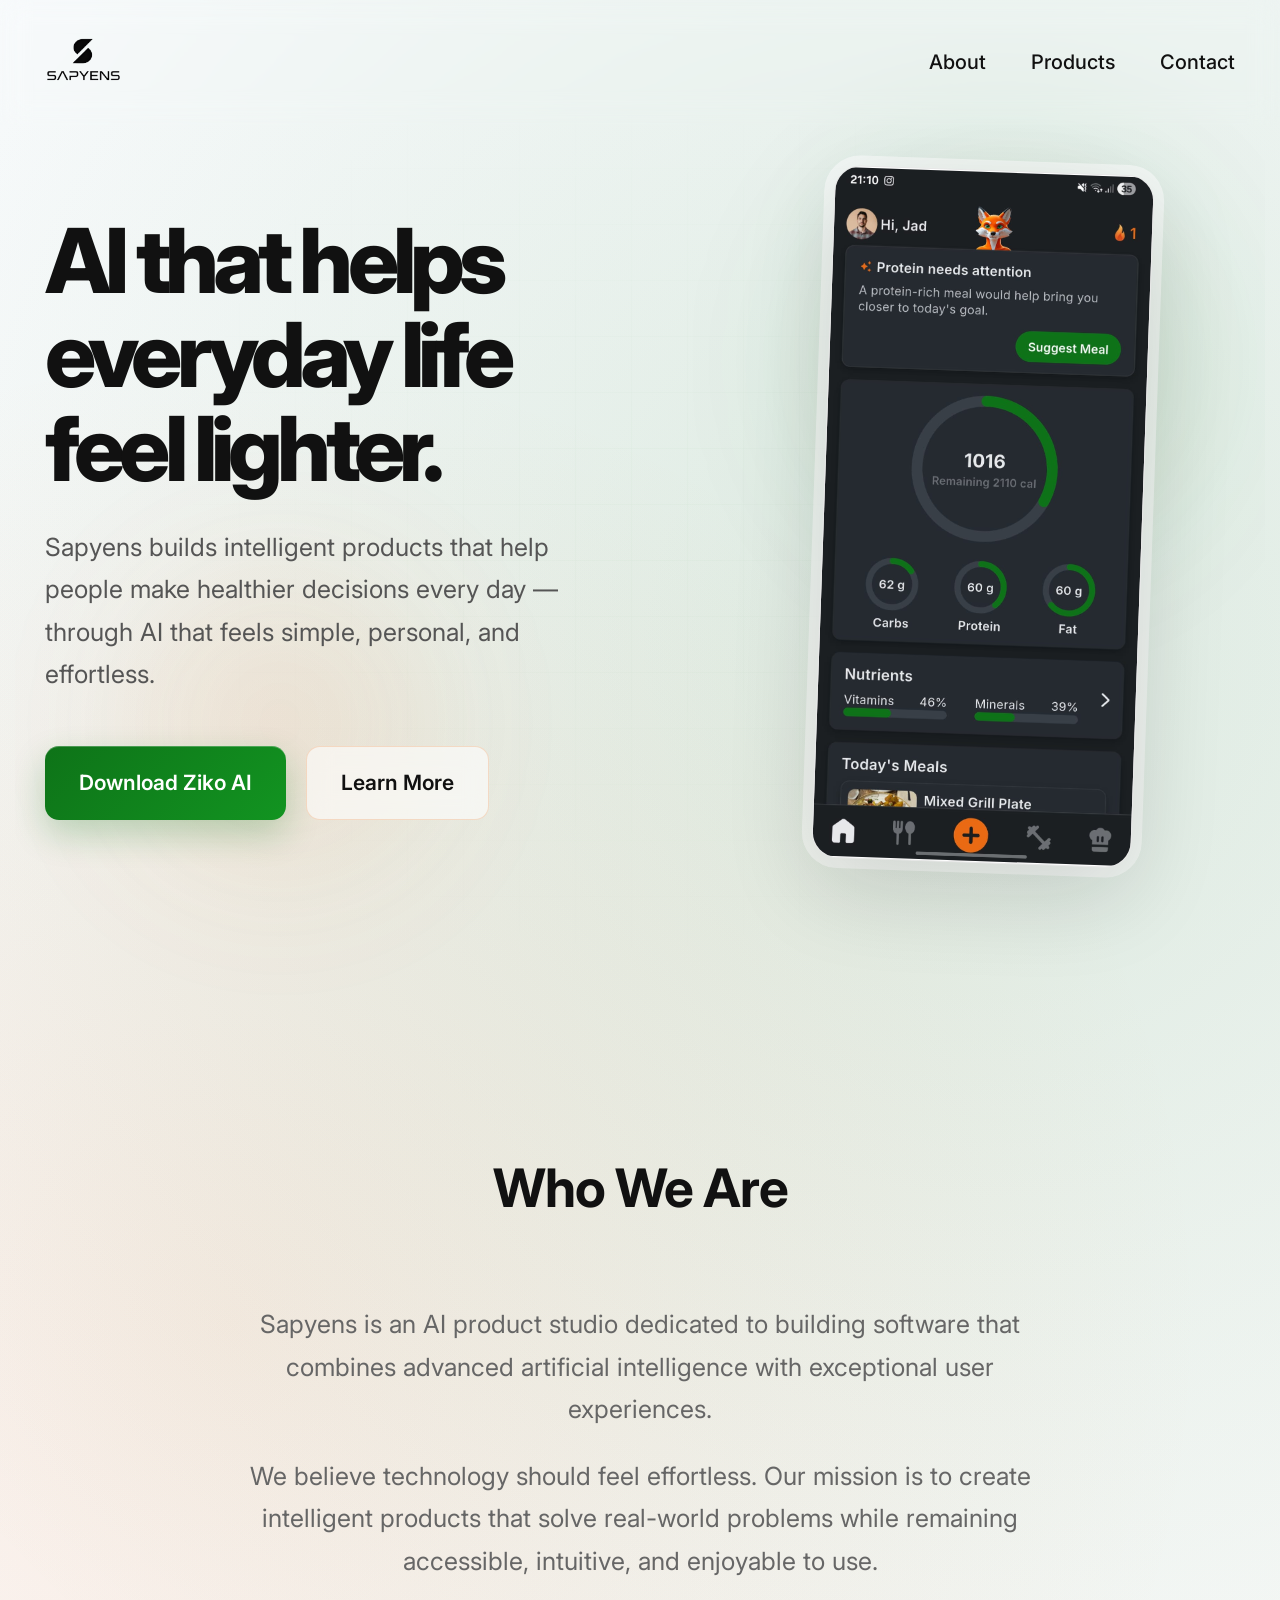
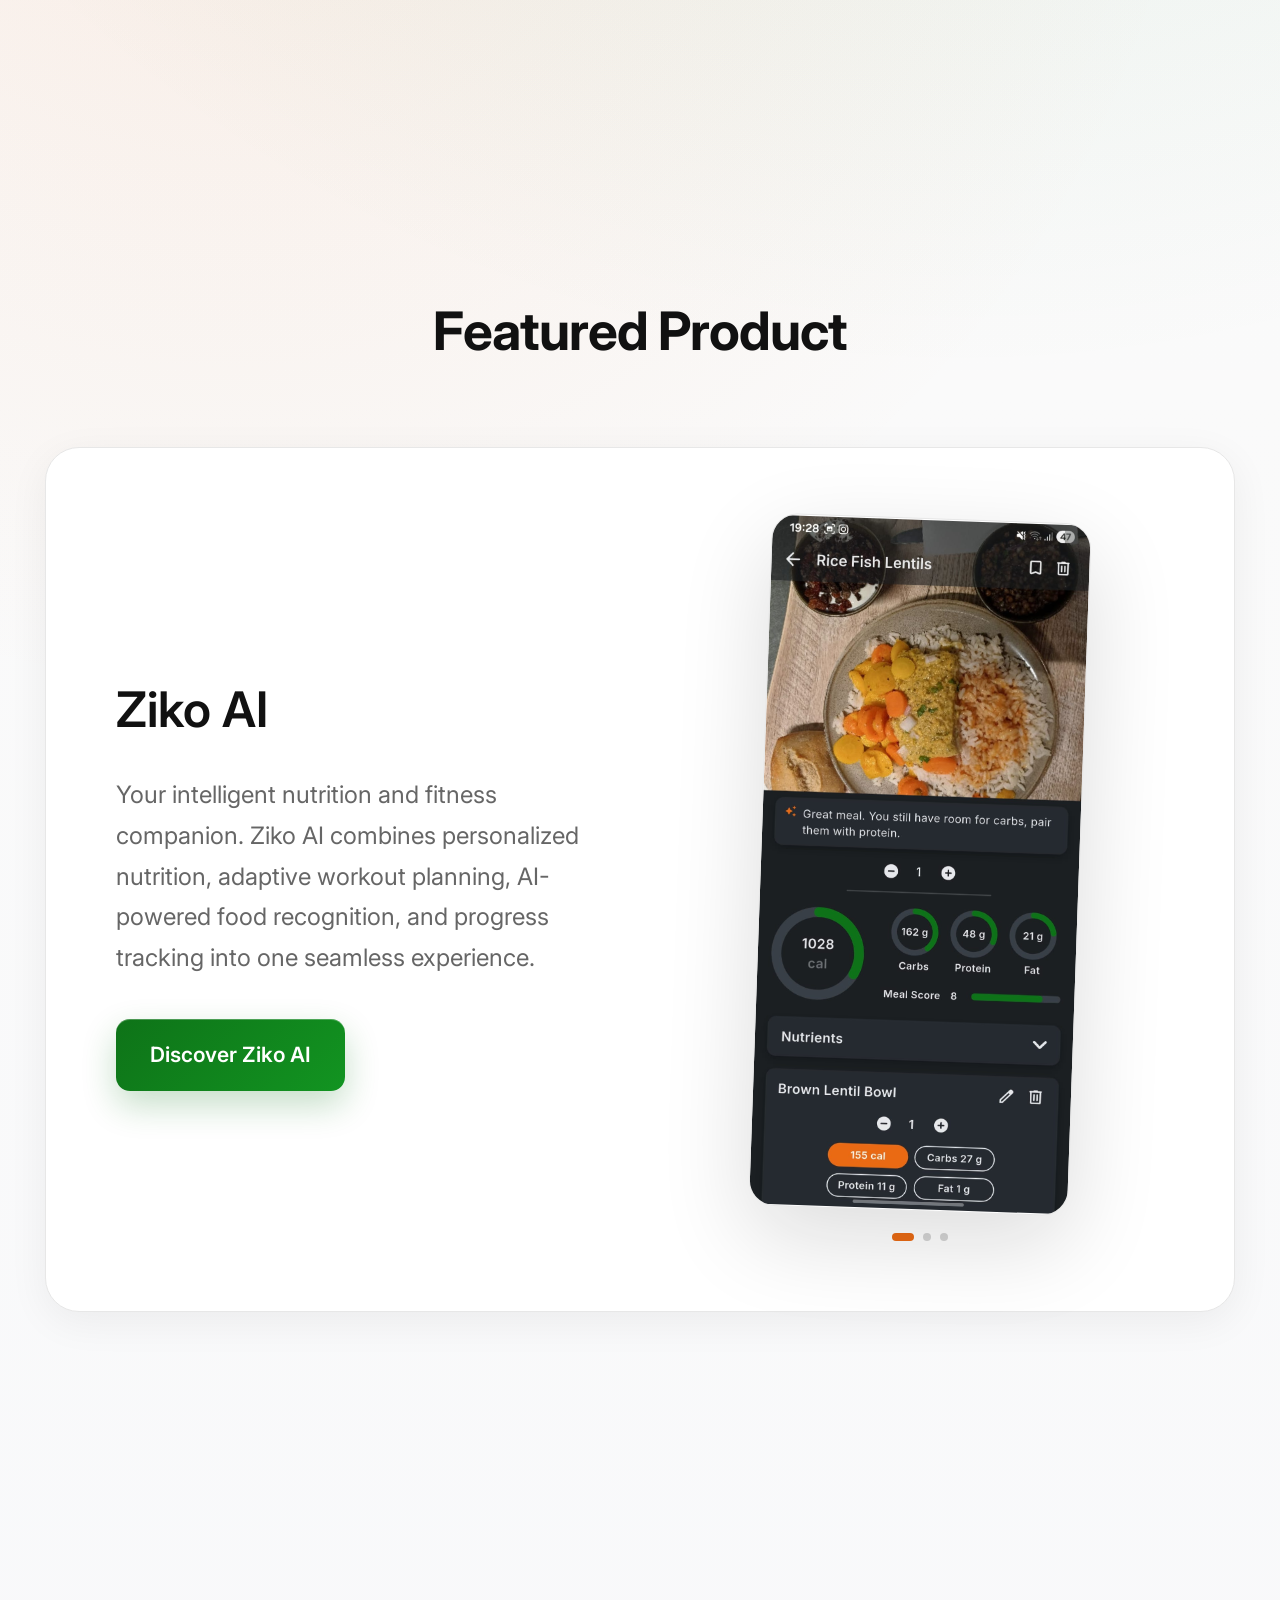
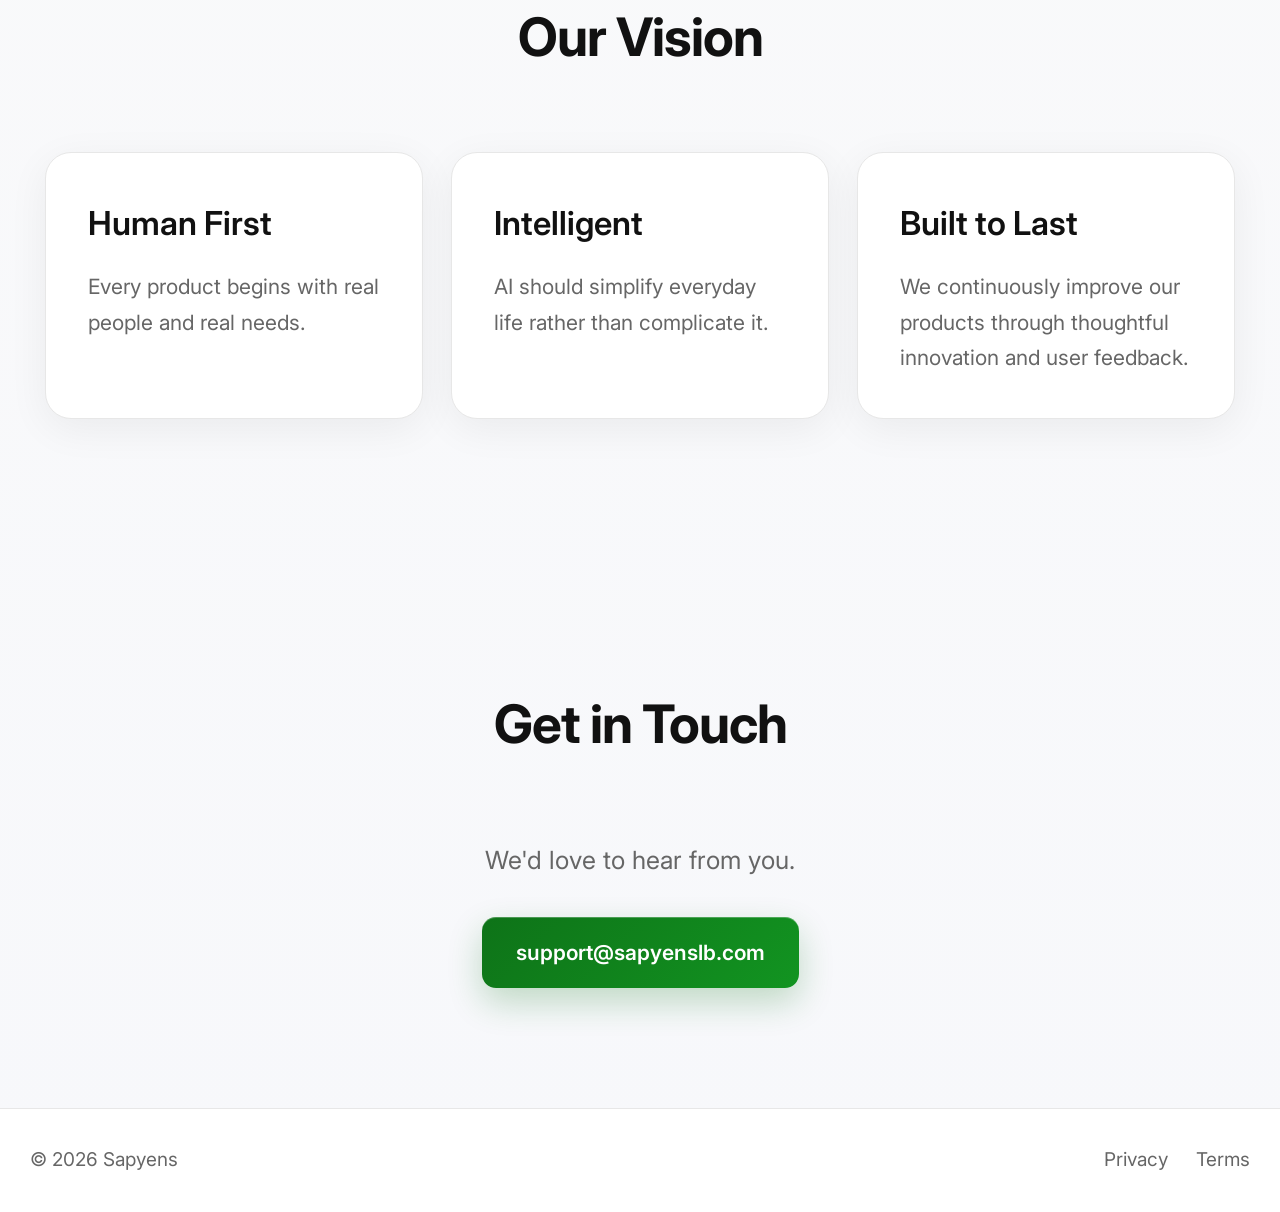
<file: index.html>
<!DOCTYPE html>
<html lang="en">

<head>

    <meta charset="UTF-8">
    <meta name="viewport" content="width=device-width, initial-scale=1.0">

    <title>Sapyens | Intelligent AI Products</title>

    <meta name="description"
        content="Sapyens designs intelligent AI-powered products that help people make healthier and smarter everyday decisions.">

    <link rel="icon" href="assets/favicon.png">

    <!-- Google Font -->
    <link rel="preconnect" href="https://fonts.googleapis.com">
    <link rel="preconnect" href="https://fonts.gstatic.com" crossorigin>

    <link href="https://fonts.googleapis.com/css2?family=Inter:wght@300;400;500;600;700;800&display=swap"
        rel="stylesheet">

    <link rel="stylesheet" href="css/style.css">

</head>

<body>

    <!-- ========================= -->
    <!-- Navigation -->
    <!-- ========================= -->

    <header>

        <nav class="navbar">

            <div class="logo">

                <img src="assets/sapyens_logo_nobg.png" alt="Sapyens">

            </div>

            <ul class="nav-links">

                <li><a href="#about">About</a></li>

                <li><a href="#product">Products</a></li>

                <li><a href="#contact">Contact</a></li>

            </ul>

        </nav>

    </header>


    <!-- ========================= -->
    <!-- Hero -->
    <!-- ========================= -->

    <section class="hero">

        <div class="hero-glow hero-glow-one"></div>
        <div class="hero-glow hero-glow-two"></div>
        <div class="hero-grid"></div>

        <div class="hero-content">

            <h1>
                AI that helps everyday life feel lighter.
            </h1>

            <p class="hero-description">
                Sapyens builds intelligent products that help people make healthier decisions every day — through AI that feels simple, personal, and effortless.
            </p>

            <div class="hero-buttons">

                <a href="ziko-ai.html" class="primary-button">

                    Download Ziko AI

                </a>

                <a href="#about" class="secondary-button">

                    Learn More

                </a>

            </div>

        </div>

        <div class="hero-image">

            <!-- Replace later with phone mockup -->

            <div class="phone-placeholder">

                <img src="assets/ziko_home_preview.jpeg" alt="Ziko AI home preview">

            </div>

        </div>

    </section>


    <!-- ========================= -->
    <!-- About -->
    <!-- ========================= -->

    <section class="about" id="about">

        <div class="section-title">

            <h2>

                Who We Are

            </h2>

        </div>

        <div class="about-text">

            <p>

                Sapyens is an AI product studio dedicated to building software that combines advanced artificial
                intelligence with exceptional user experiences.

            </p>

            <p>

                We believe technology should feel effortless. Our mission is to create intelligent products that solve
                real-world problems while remaining accessible, intuitive, and enjoyable to use.

            </p>

        </div>

    </section>


    <!-- ========================= -->
    <!-- Featured Product -->
    <!-- ========================= -->

    <section class="product" id="product">

        <div class="section-title">

            <h2>

                Featured Product

            </h2>

        </div>

        <div class="product-card">

            <div class="product-info">

                <h3>

                    Ziko AI

                </h3>

                <p>

                    Your intelligent nutrition and fitness companion.

                    Ziko AI combines personalized nutrition, adaptive workout planning, AI-powered food recognition,
                    and progress tracking into one seamless experience.

                </p>

                <a href="ziko-ai.html" class="primary-button">

                    Discover Ziko AI

                </a>

            </div>

            <div class="product-image">

                <div class="product-carousel phone-carousel" aria-label="Ziko AI meal previews">

                    <div class="phone-placeholder">

                        <img class="phone-carousel-slide is-active" src="assets/ziko_meal_preview1.jpeg"
                            alt="Ziko AI meal preview 1">

                        <img class="phone-carousel-slide" src="assets/ziko_meal_preview2.jpeg"
                            alt="Ziko AI meal preview 2">

                        <img class="phone-carousel-slide" src="assets/ziko_meal_preview3.jpeg"
                            alt="Ziko AI meal preview 3">

                    </div>

                    <div class="phone-carousel-dots" aria-label="Choose meal preview">

                        <button class="phone-carousel-dot is-active" type="button" aria-label="Show meal preview 1"
                            aria-current="true"></button>

                        <button class="phone-carousel-dot" type="button" aria-label="Show meal preview 2"></button>

                        <button class="phone-carousel-dot" type="button" aria-label="Show meal preview 3"></button>

                    </div>

                </div>

            </div>

        </div>

    </section>


    <!-- ========================= -->
    <!-- Vision -->
    <!-- ========================= -->

    <section class="vision">

        <div class="section-title">

            <h2>

                Our Vision

            </h2>

        </div>

        <div class="vision-grid">

            <div class="vision-card">

                <h3>

                    Human First

                </h3>

                <p>

                    Every product begins with real people and real needs.

                </p>

            </div>

            <div class="vision-card">

                <h3>

                    Intelligent

                </h3>

                <p>

                    AI should simplify everyday life rather than complicate it.

                </p>

            </div>

            <div class="vision-card">

                <h3>

                    Built to Last

                </h3>

                <p>

                    We continuously improve our products through thoughtful innovation and user feedback.

                </p>

            </div>

        </div>

    </section>


    <!-- ========================= -->
    <!-- Contact -->
    <!-- ========================= -->

    <section class="contact" id="contact">

        <div class="section-title">

            <h2>

                Get in Touch

            </h2>

        </div>

        <p>

            We'd love to hear from you.

        </p>

        <a href="mailto:support@sapyenslb.com" class="primary-button">

            support@sapyenslb.com

        </a>

    </section>


    <!-- ========================= -->
    <!-- Footer -->
    <!-- ========================= -->

    <footer>

        <div class="footer-content">

            <div>

                © 2026 Sapyens

            </div>

            <div class="footer-links">

                <a href="privacy.html">

                    Privacy

                </a>

                <a href="terms.html">

                    Terms

                </a>

            </div>

        </div>

    </footer>

    <script src="js/script.js"></script>

</body>

</html>
</file>
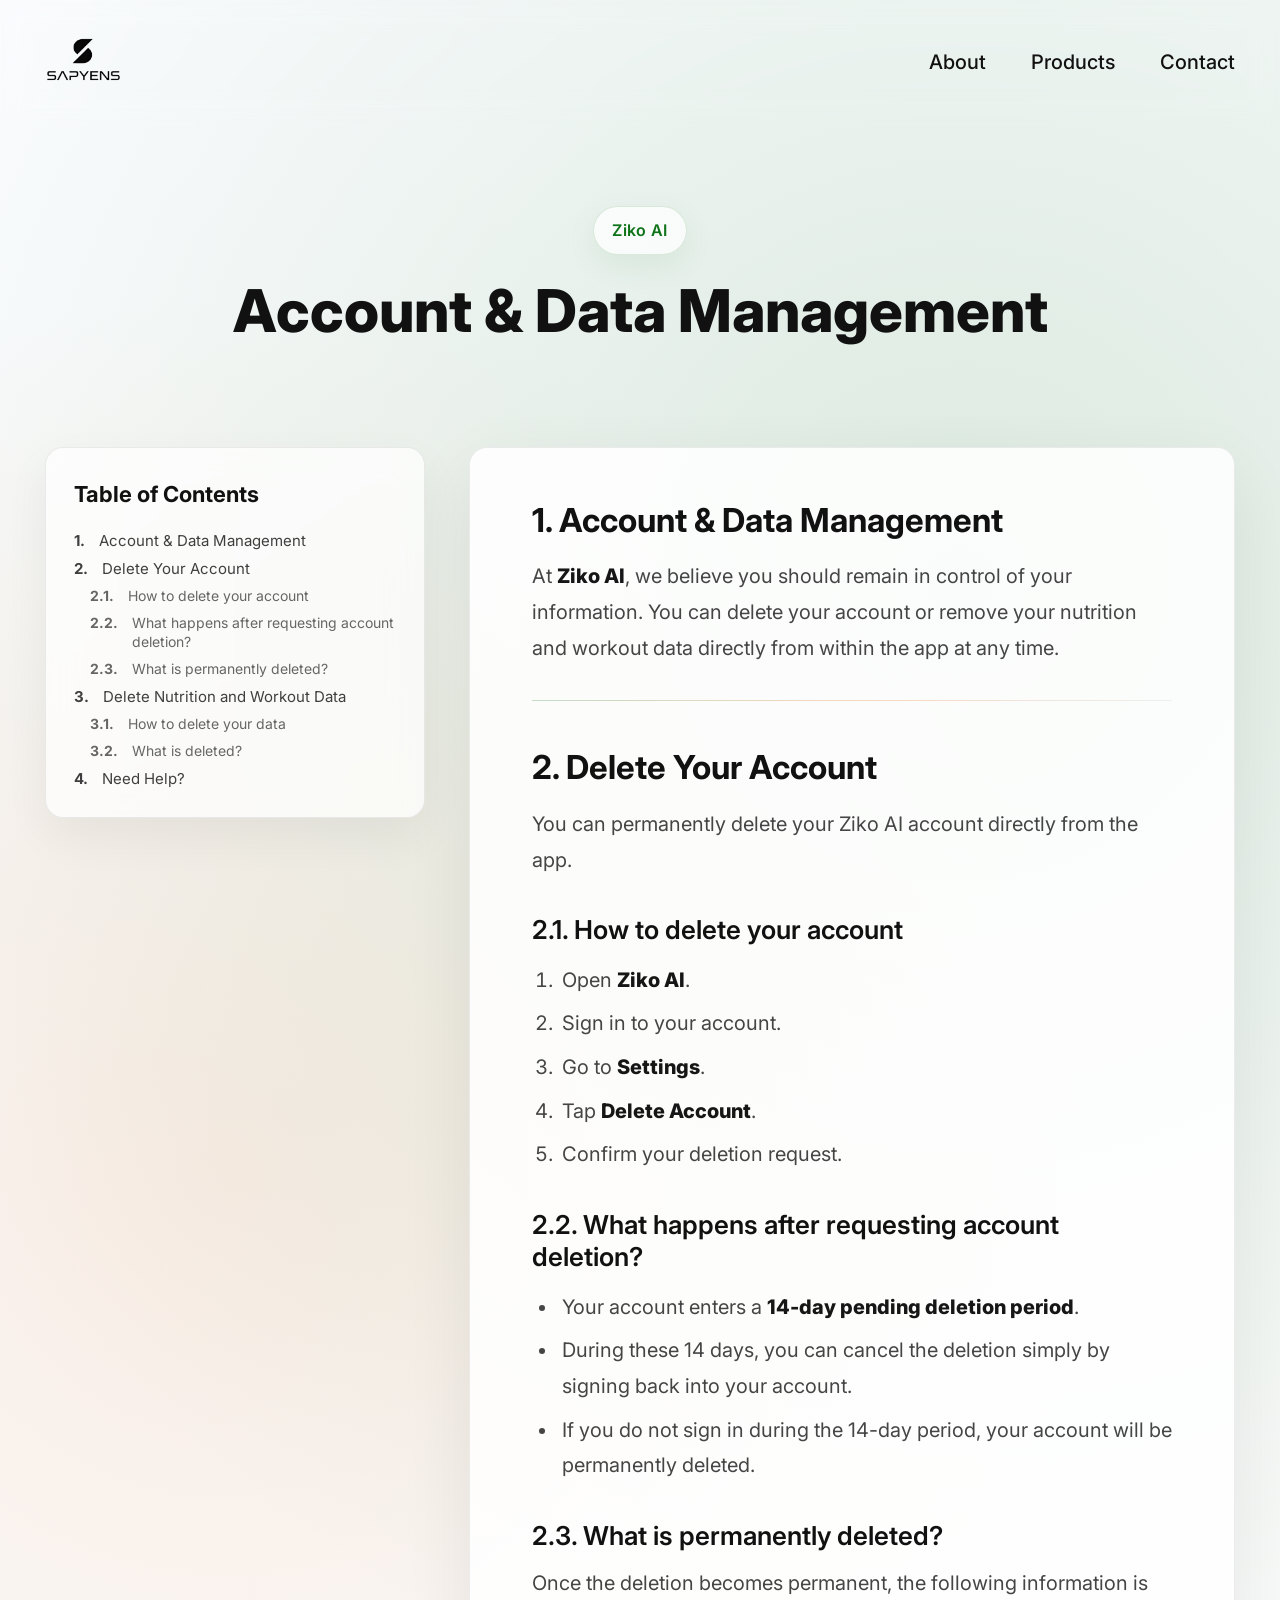
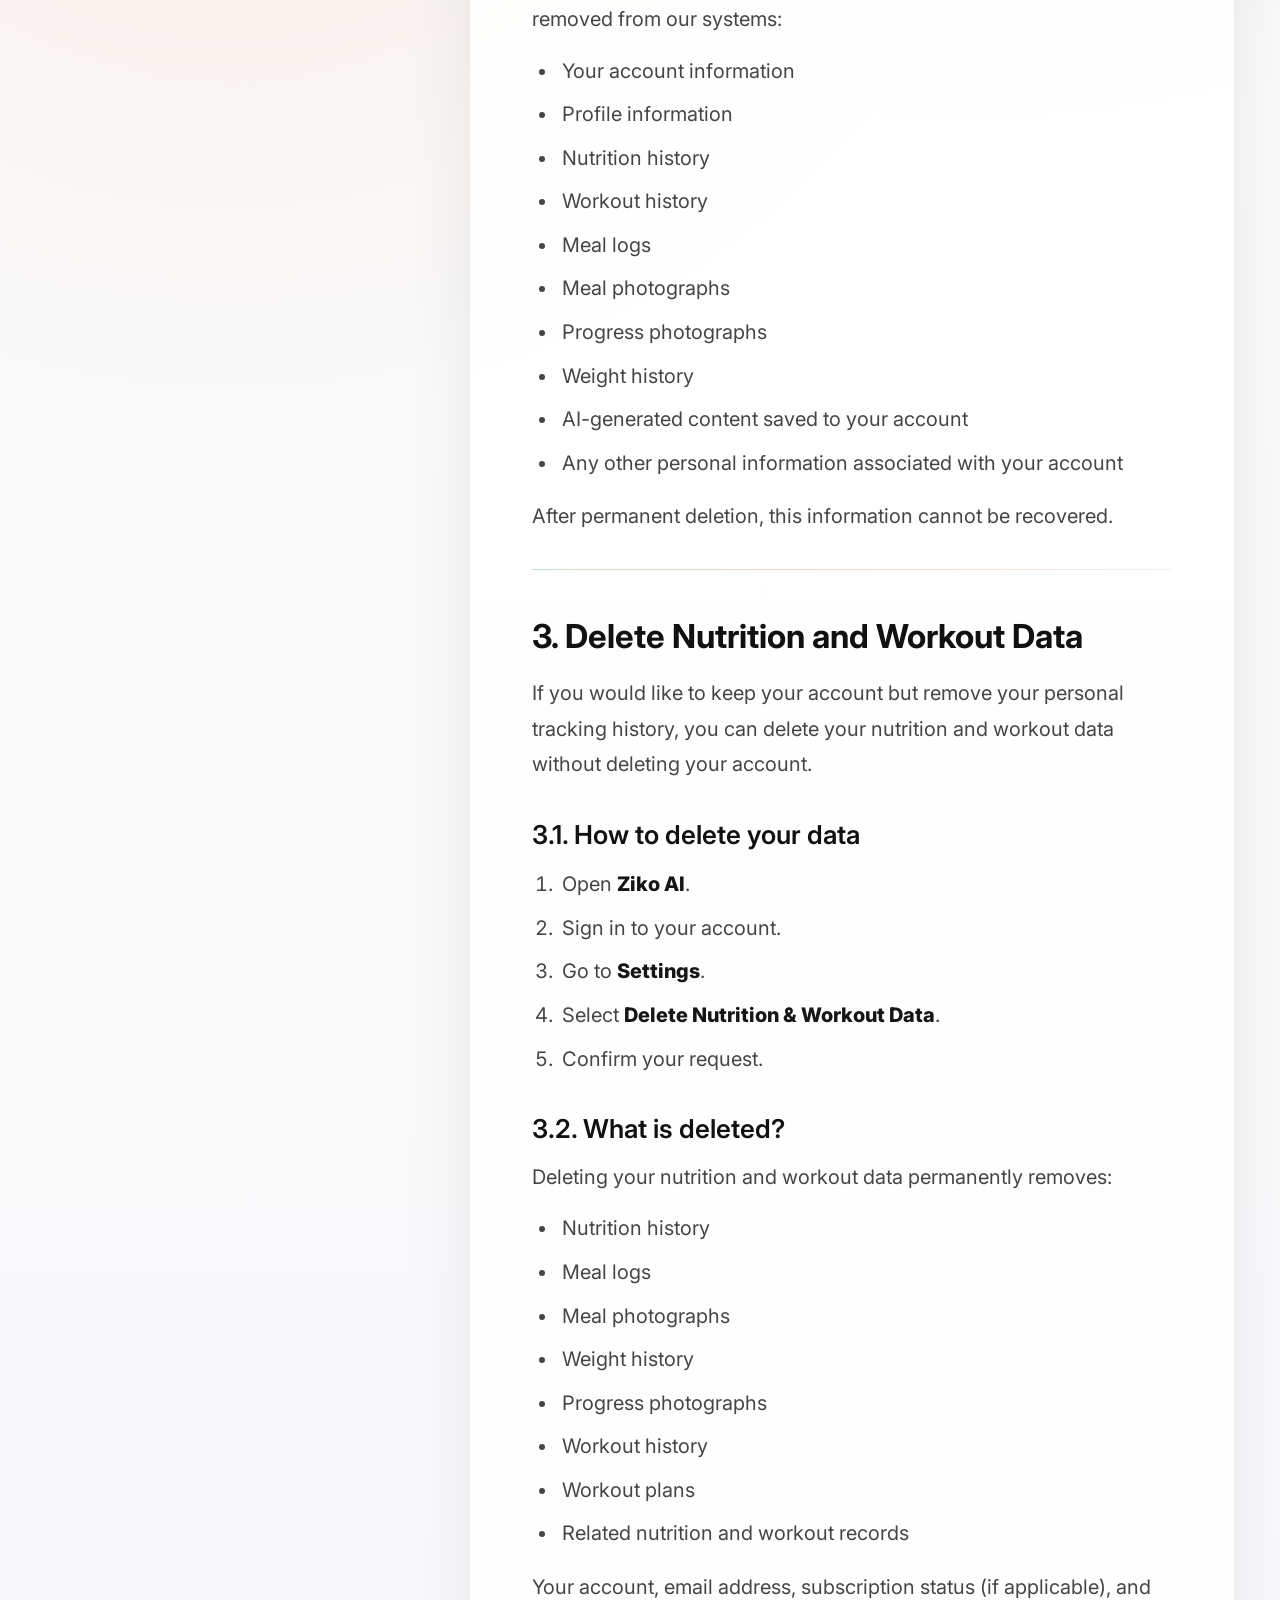
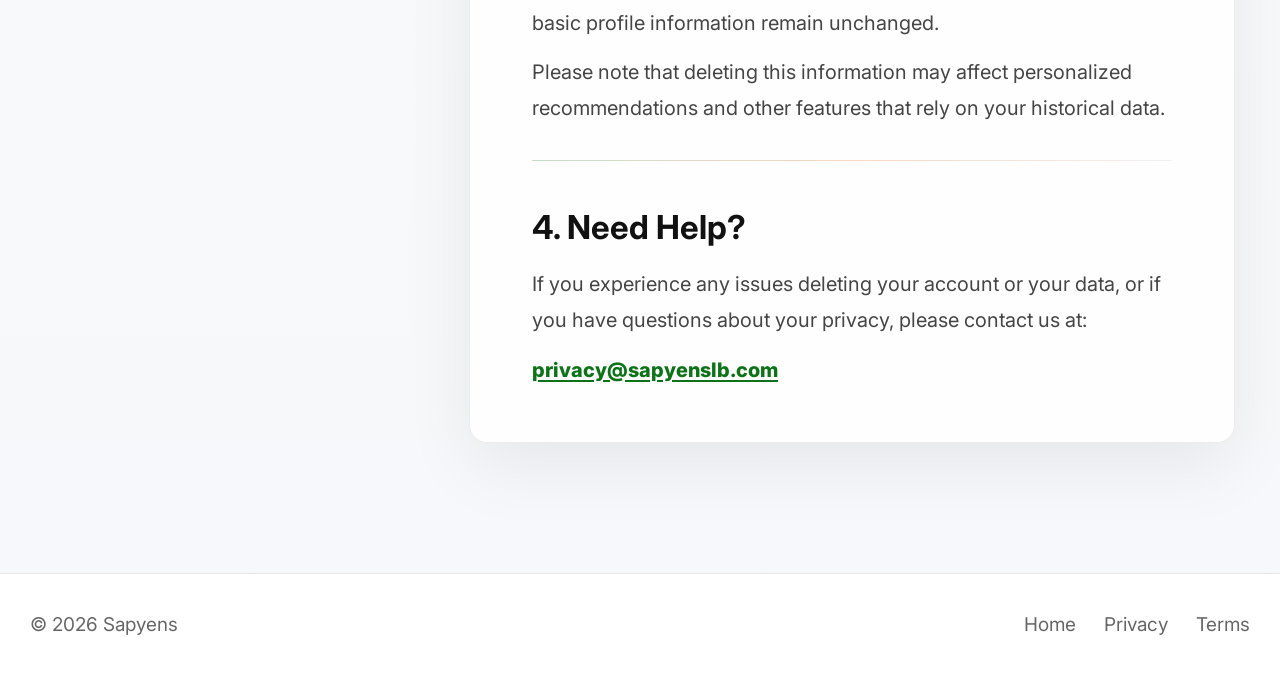
<file: account-management/index.html>
<!DOCTYPE html>
<html lang="en">
<head>
    <meta charset="UTF-8">
    <meta name="viewport" content="width=device-width, initial-scale=1.0">
    <title>Account &amp; Data Management | Sapyens</title>
    <meta name="description" content="How to delete your Ziko AI account or remove your nutrition and workout data.">

    <link rel="icon" href="../assets/favicon.png">

    <link rel="preconnect" href="https://fonts.googleapis.com">
    <link rel="preconnect" href="https://fonts.gstatic.com" crossorigin>
    <link href="https://fonts.googleapis.com/css2?family=Inter:wght@300;400;500;600;700;800;900&display=swap" rel="stylesheet">

    <link rel="stylesheet" href="../css/style.css">
</head>
<body>

<header>
    <nav class="navbar">
        <a href="../index.html" class="logo">
            <img src="../assets/sapyens_logo_nobg.png" alt="Sapyens">
        </a>

        <ul class="nav-links">
            <li><a href="../index.html#about">About</a></li>
            <li><a href="../index.html#product">Products</a></li>
            <li><a href="mailto:support@sapyenslb.com">Contact</a></li>
        </ul>
    </nav>
</header>

<main class="legal-page">
    <section class="legal-hero">
        <p class="hero-label">Ziko AI</p>
        <h1>Account &amp; Data Management</h1>
    </section>

    <section class="legal-document-shell" aria-label="Ziko AI account and data management content">
        <aside class="legal-toc" aria-label="Table of Contents">
            <h2>Table of Contents</h2>
            <ol>
                <li class="legal-toc-item"><a href="#account-data-management"><span class="legal-toc-number">1.</span><span class="legal-toc-title">Account &amp; Data Management</span></a></li>
                <li class="legal-toc-item"><a href="#delete-your-account"><span class="legal-toc-number">2.</span><span class="legal-toc-title">Delete Your Account</span></a></li>
                <li class="legal-toc-item is-subsection"><a href="#how-to-delete-your-account"><span class="legal-toc-number">2.1.</span><span class="legal-toc-title">How to delete your account</span></a></li>
                <li class="legal-toc-item is-subsection"><a href="#what-happens-after-requesting-account-deletion"><span class="legal-toc-number">2.2.</span><span class="legal-toc-title">What happens after requesting account deletion?</span></a></li>
                <li class="legal-toc-item is-subsection"><a href="#what-is-permanently-deleted"><span class="legal-toc-number">2.3.</span><span class="legal-toc-title">What is permanently deleted?</span></a></li>
                <li class="legal-toc-item"><a href="#delete-nutrition-and-workout-data"><span class="legal-toc-number">3.</span><span class="legal-toc-title">Delete Nutrition and Workout Data</span></a></li>
                <li class="legal-toc-item is-subsection"><a href="#how-to-delete-your-data"><span class="legal-toc-number">3.1.</span><span class="legal-toc-title">How to delete your data</span></a></li>
                <li class="legal-toc-item is-subsection"><a href="#what-is-deleted"><span class="legal-toc-number">3.2.</span><span class="legal-toc-title">What is deleted?</span></a></li>
                <li class="legal-toc-item"><a href="#need-help"><span class="legal-toc-number">4.</span><span class="legal-toc-title">Need Help?</span></a></li>
            </ol>
        </aside>

        <article class="legal-document">
            <h2 id="account-data-management"><span>1.</span> Account &amp; Data Management</h2>
            <p>At <strong>Ziko AI</strong>, we believe you should remain in control of your information. You can delete your account or remove your nutrition and workout data directly from within the app at any time.</p>

            <hr class="legal-divider">

            <h2 id="delete-your-account"><span>2.</span> Delete Your Account</h2>
            <p>You can permanently delete your Ziko AI account directly from the app.</p>

            <h3 id="how-to-delete-your-account"><span>2.1.</span> How to delete your account</h3>
            <ol>
                <li>Open <strong>Ziko AI</strong>.</li>
                <li>Sign in to your account.</li>
                <li>Go to <strong>Settings</strong>.</li>
                <li>Tap <strong>Delete Account</strong>.</li>
                <li>Confirm your deletion request.</li>
            </ol>

            <h3 id="what-happens-after-requesting-account-deletion"><span>2.2.</span> What happens after requesting account deletion?</h3>
            <ul>
                <li>Your account enters a <strong>14-day pending deletion period</strong>.</li>
                <li>During these 14 days, you can cancel the deletion simply by signing back into your account.</li>
                <li>If you do not sign in during the 14-day period, your account will be permanently deleted.</li>
            </ul>

            <h3 id="what-is-permanently-deleted"><span>2.3.</span> What is permanently deleted?</h3>
            <p>Once the deletion becomes permanent, the following information is removed from our systems:</p>
            <ul>
                <li>Your account information</li>
                <li>Profile information</li>
                <li>Nutrition history</li>
                <li>Workout history</li>
                <li>Meal logs</li>
                <li>Meal photographs</li>
                <li>Progress photographs</li>
                <li>Weight history</li>
                <li>AI-generated content saved to your account</li>
                <li>Any other personal information associated with your account</li>
            </ul>
            <p>After permanent deletion, this information cannot be recovered.</p>

            <hr class="legal-divider">

            <h2 id="delete-nutrition-and-workout-data"><span>3.</span> Delete Nutrition and Workout Data</h2>
            <p>If you would like to keep your account but remove your personal tracking history, you can delete your nutrition and workout data without deleting your account.</p>

            <h3 id="how-to-delete-your-data"><span>3.1.</span> How to delete your data</h3>
            <ol>
                <li>Open <strong>Ziko AI</strong>.</li>
                <li>Sign in to your account.</li>
                <li>Go to <strong>Settings</strong>.</li>
                <li>Select <strong>Delete Nutrition &amp; Workout Data</strong>.</li>
                <li>Confirm your request.</li>
            </ol>

            <h3 id="what-is-deleted"><span>3.2.</span> What is deleted?</h3>
            <p>Deleting your nutrition and workout data permanently removes:</p>
            <ul>
                <li>Nutrition history</li>
                <li>Meal logs</li>
                <li>Meal photographs</li>
                <li>Weight history</li>
                <li>Progress photographs</li>
                <li>Workout history</li>
                <li>Workout plans</li>
                <li>Related nutrition and workout records</li>
            </ul>
            <p>Your account, email address, subscription status (if applicable), and basic profile information remain unchanged.</p>
            <p>Please note that deleting this information may affect personalized recommendations and other features that rely on your historical data.</p>

            <hr class="legal-divider">

            <h2 id="need-help"><span>4.</span> Need Help?</h2>
            <p>If you experience any issues deleting your account or your data, or if you have questions about your privacy, please contact us at:</p>
            <p><strong><a href="mailto:privacy@sapyenslb.com">privacy@sapyenslb.com</a></strong></p>
        </article>
    </section>
</main>

<footer>
    <div class="footer-content">
        <div>&copy; 2026 Sapyens</div>

        <div class="footer-links">
            <a href="../index.html">Home</a>
            <a href="../privacy.html">Privacy</a>
            <a href="../terms.html">Terms</a>
        </div>
    </div>
</footer>

<script src="../js/script.js"></script>

</body>
</html>
</file>
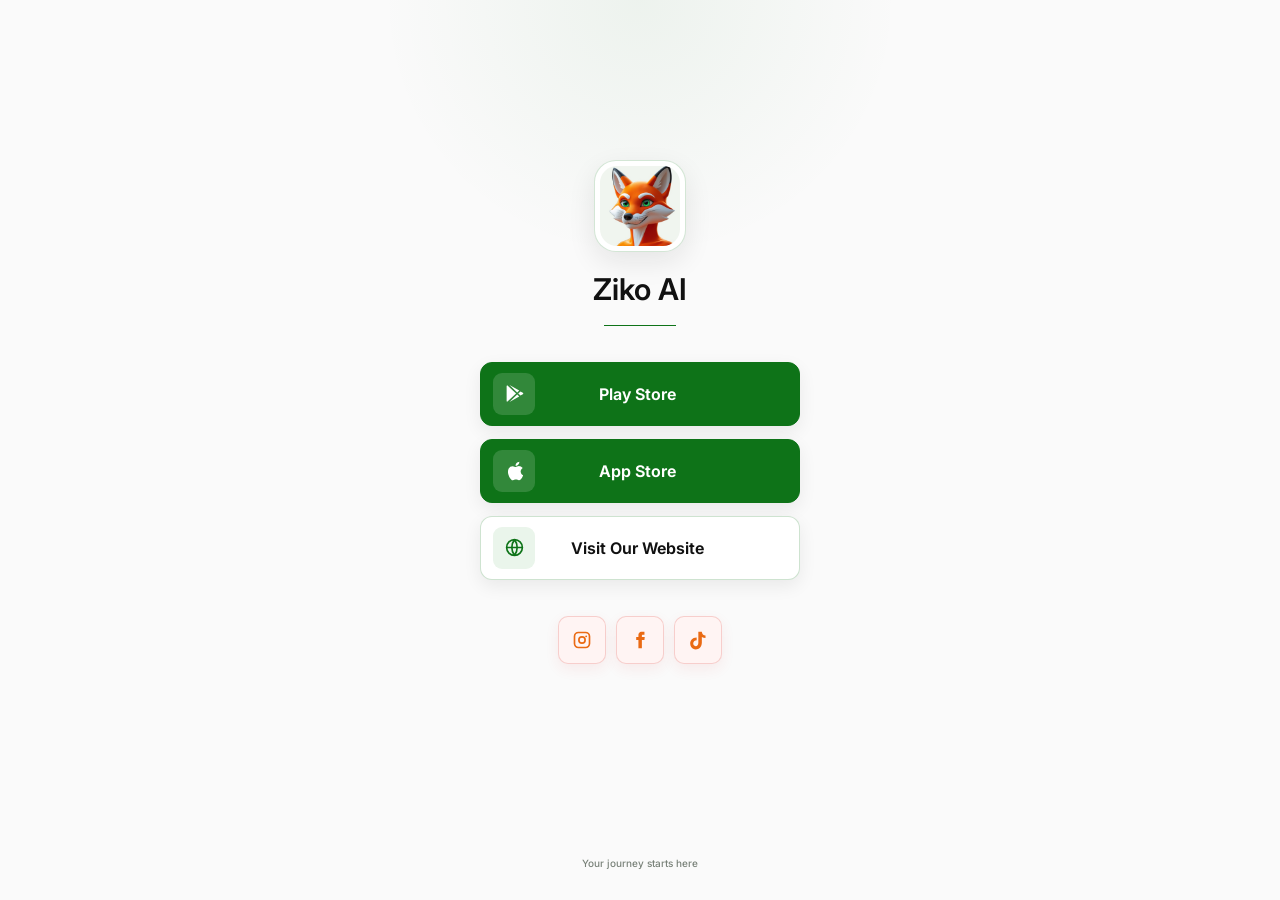
<file: social/index.html>
<!DOCTYPE html>
<html lang="en">
<head>
    <meta charset="UTF-8">
    <meta name="viewport" content="width=device-width, initial-scale=1.0">
    <title>Ziko AI</title>
    <meta name="description" content="Download Ziko AI, visit Sapyens, or follow Ziko AI on social media.">

    <link rel="icon" href="../assets/sapyens_logo.jpg">

    <link rel="preconnect" href="https://fonts.googleapis.com">
    <link rel="preconnect" href="https://fonts.gstatic.com" crossorigin>
    <link href="https://fonts.googleapis.com/css2?family=Inter:wght@300;400;500;600;700;800;900&display=swap" rel="stylesheet">

    <link rel="stylesheet" href="../css/style.css">
    <link rel="stylesheet" href="../css/social.css?v=2">
</head>

<body class="social-links-body">

<main class="social-page">
    <section class="social-link-section" aria-labelledby="social-title">
        <div class="social-link-content">
            <div class="social-profile-frame">
                <img class="social-profile-image" src="../assets/ziko_profile.jpg" alt="Ziko AI icon">
            </div>

            <h1 id="social-title">Ziko AI</h1>

            <div class="social-premium-divider" aria-hidden="true"></div>

            <div class="social-button-stack" aria-label="Ziko AI links">
                <a class="social-main-button social-main-button--primary" href="https://play.google.com/store/apps/details?id=YOUR_APP_ID" target="_blank" rel="noopener">
                    <span class="social-main-button-icon" aria-hidden="true">
                        <svg viewBox="0 0 24 24" focusable="false"><path d="M3.6 2.5 13.8 12 3.6 21.5c-.38-.3-.6-.78-.6-1.35V3.85c0-.57.22-1.05.6-1.35Zm11.48 10.7 2.3 2.14L6.25 21.7l8.83-8.5Zm3.78-3.53 2.6 1.48c.72.41.72 1.29 0 1.7l-2.6 1.48L16.25 12l2.61-2.33ZM6.25 2.3l11.13 6.36-2.3 2.14-8.83-8.5Z"/></svg>
                    </span>
                    <span>Play Store</span>
                </a>

                <a class="social-main-button social-main-button--primary" href="https://apps.apple.com/app/YOUR_APP_ID" target="_blank" rel="noopener">
                    <span class="social-main-button-icon" aria-hidden="true">
                        <svg viewBox="0 0 24 24" focusable="false"><path d="M16.67 12.76c.02 2.16 1.9 2.88 1.92 2.89-.01.05-.3 1.03-.98 2.04-.59.86-1.2 1.71-2.17 1.73-.95.02-1.26-.56-2.35-.56-1.08 0-1.43.54-2.33.58-.94.04-1.65-.94-2.25-1.8-1.22-1.76-2.15-4.97-.9-7.14a3.5 3.5 0 0 1 2.97-1.8c.93-.02 1.8.63 2.36.63.56 0 1.62-.77 2.73-.66.46.02 1.77.19 2.61 1.42-.07.04-1.56.91-1.61 2.67ZM14.94 7.5c.49-.59.82-1.41.73-2.23-.7.03-1.55.47-2.06 1.06-.45.52-.85 1.35-.74 2.15.78.06 1.58-.4 2.07-.98Z"/></svg>
                    </span>
                    <span>App Store</span>
                </a>

                <a class="social-main-button social-main-button--secondary" href="../index.html">
                    <span class="social-main-button-icon" aria-hidden="true">
                        <svg viewBox="0 0 24 24" fill="none" stroke="currentColor" stroke-width="1.9" focusable="false"><circle cx="12" cy="12" r="9"/><path d="M3 12h18M12 3a14.8 14.8 0 0 1 0 18M12 3a14.8 14.8 0 0 0 0 18"/></svg>
                    </span>
                    <span>Visit Our Website</span>
                </a>
            </div>

            <div class="social-icon-buttons" aria-label="Social media links">
                <a class="social-icon-button" href="https://www.instagram.com/zikoai.app" target="_blank" rel="noopener" aria-label="Instagram">
                    <svg viewBox="0 0 24 24" aria-hidden="true" focusable="false">
                        <path d="M7.75 2h8.5A5.76 5.76 0 0 1 22 7.75v8.5A5.76 5.76 0 0 1 16.25 22h-8.5A5.76 5.76 0 0 1 2 16.25v-8.5A5.76 5.76 0 0 1 7.75 2Zm0 2A3.75 3.75 0 0 0 4 7.75v8.5A3.75 3.75 0 0 0 7.75 20h8.5A3.75 3.75 0 0 0 20 16.25v-8.5A3.75 3.75 0 0 0 16.25 4h-8.5Zm4.25 3.25A4.75 4.75 0 1 1 7.25 12 4.75 4.75 0 0 1 12 7.25Zm0 2A2.75 2.75 0 1 0 14.75 12 2.75 2.75 0 0 0 12 9.25Zm5-2.8a1.15 1.15 0 1 1-1.15 1.15A1.15 1.15 0 0 1 17 6.45Z"/>
                    </svg>
                </a>

                <a class="social-icon-button" href="https://www.facebook.com/app.zikoai" target="_blank" rel="noopener" aria-label="Facebook">
                    <svg viewBox="0 0 24 24" aria-hidden="true" focusable="false">
                        <path d="M14.25 8.25V6.7c0-.76.51-.94.87-.94h2.22V2.07L14.28 2c-3.4 0-4.17 2.54-4.17 4.17v2.08H7.44V12h2.67v10h4.14V12h3.06l.4-3.75h-3.46Z"/>
                    </svg>
                </a>

                <a class="social-icon-button" href="https://www.tiktok.com/@ziko.ai1" target="_blank" rel="noopener" aria-label="TikTok">
                    <svg viewBox="0 0 24 24" aria-hidden="true" focusable="false">
                        <path d="M16.55 2c.31 2.73 1.82 4.36 4.45 4.53v3.08a7.7 7.7 0 0 1-4.38-1.36v6.67c0 8.47-9.24 11.12-12.95 5.05-2.38-3.91-.92-10.78 6.71-11.06v3.25c-.56.09-1.16.23-1.71.51-1.64.83-2.57 2.39-2.31 4.12.5 3.31 6.55 4.29 6.04-2.18V2h4.15Z"/>
                    </svg>
                </a>
            </div>
        </div>
    </section>
</main>

<footer class="social-footer">
    <p>Your journey starts here</p>
</footer>

</body>
</html>
</file>
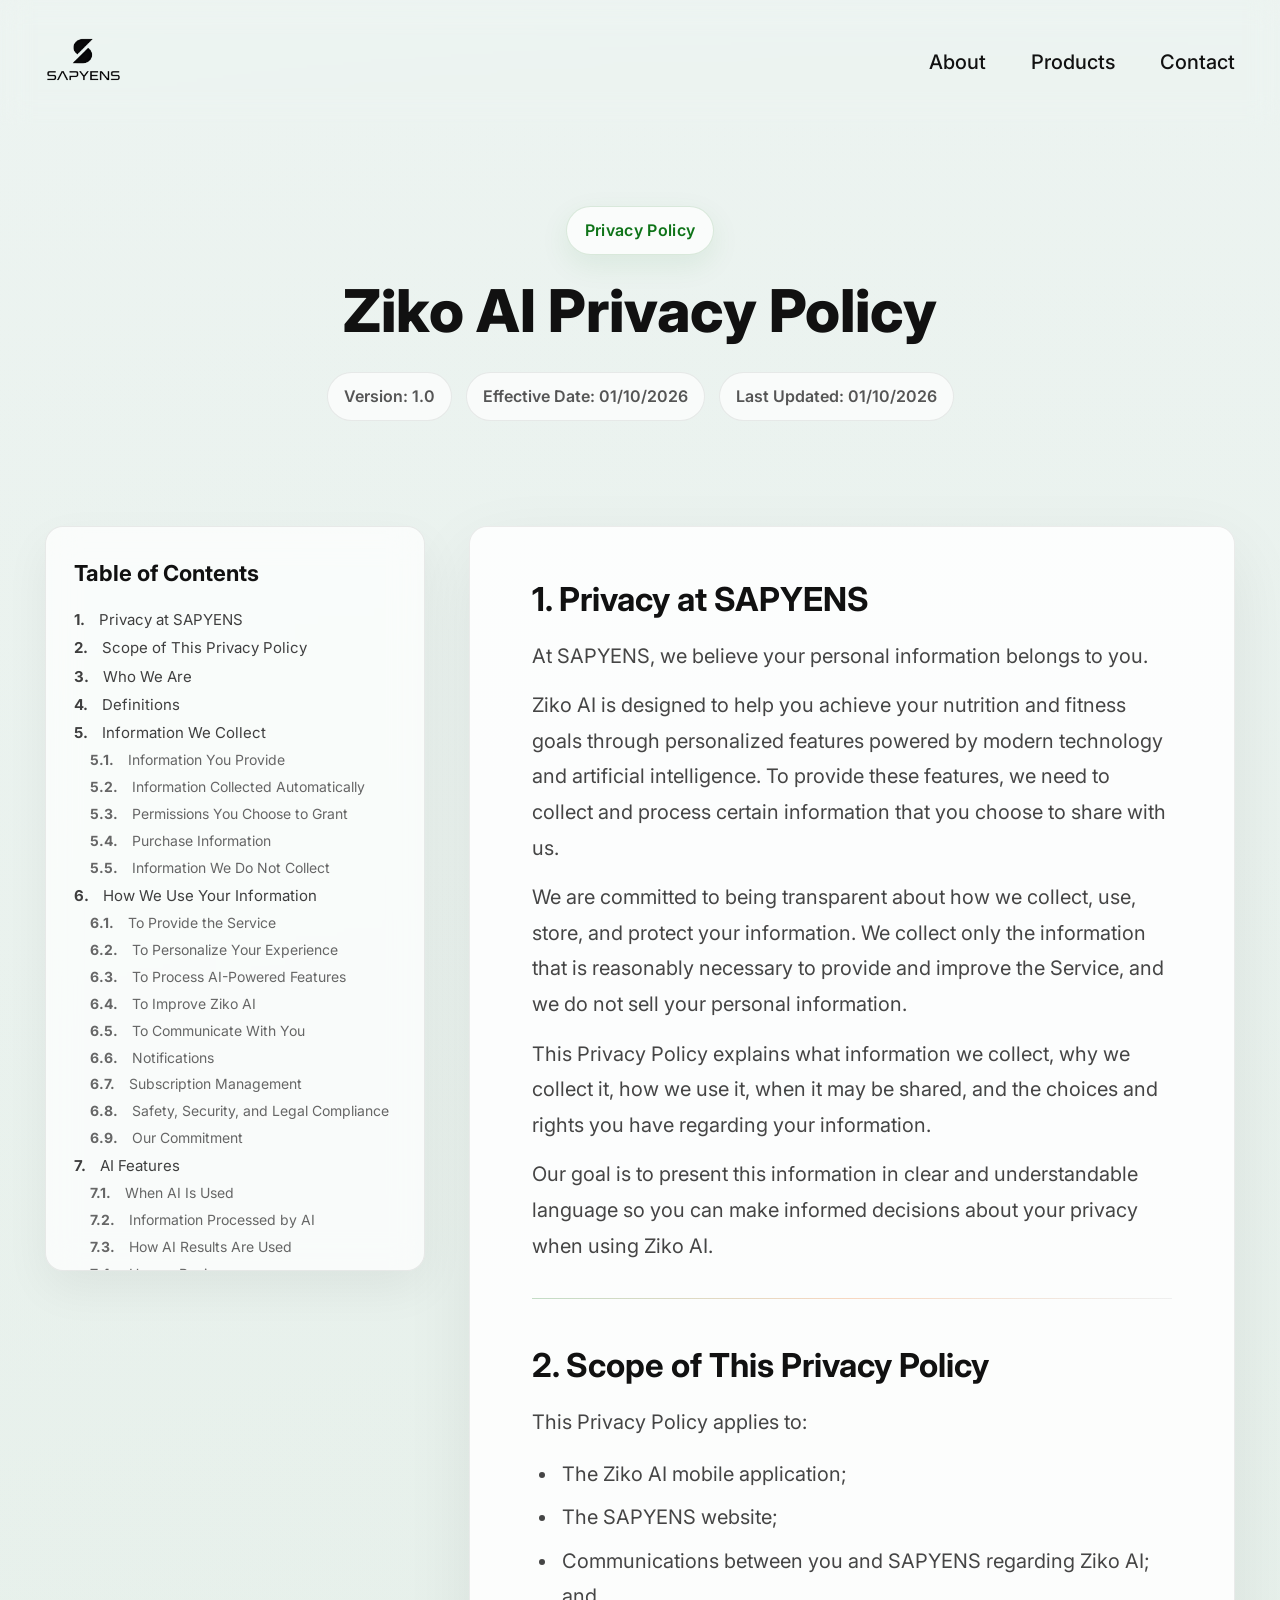
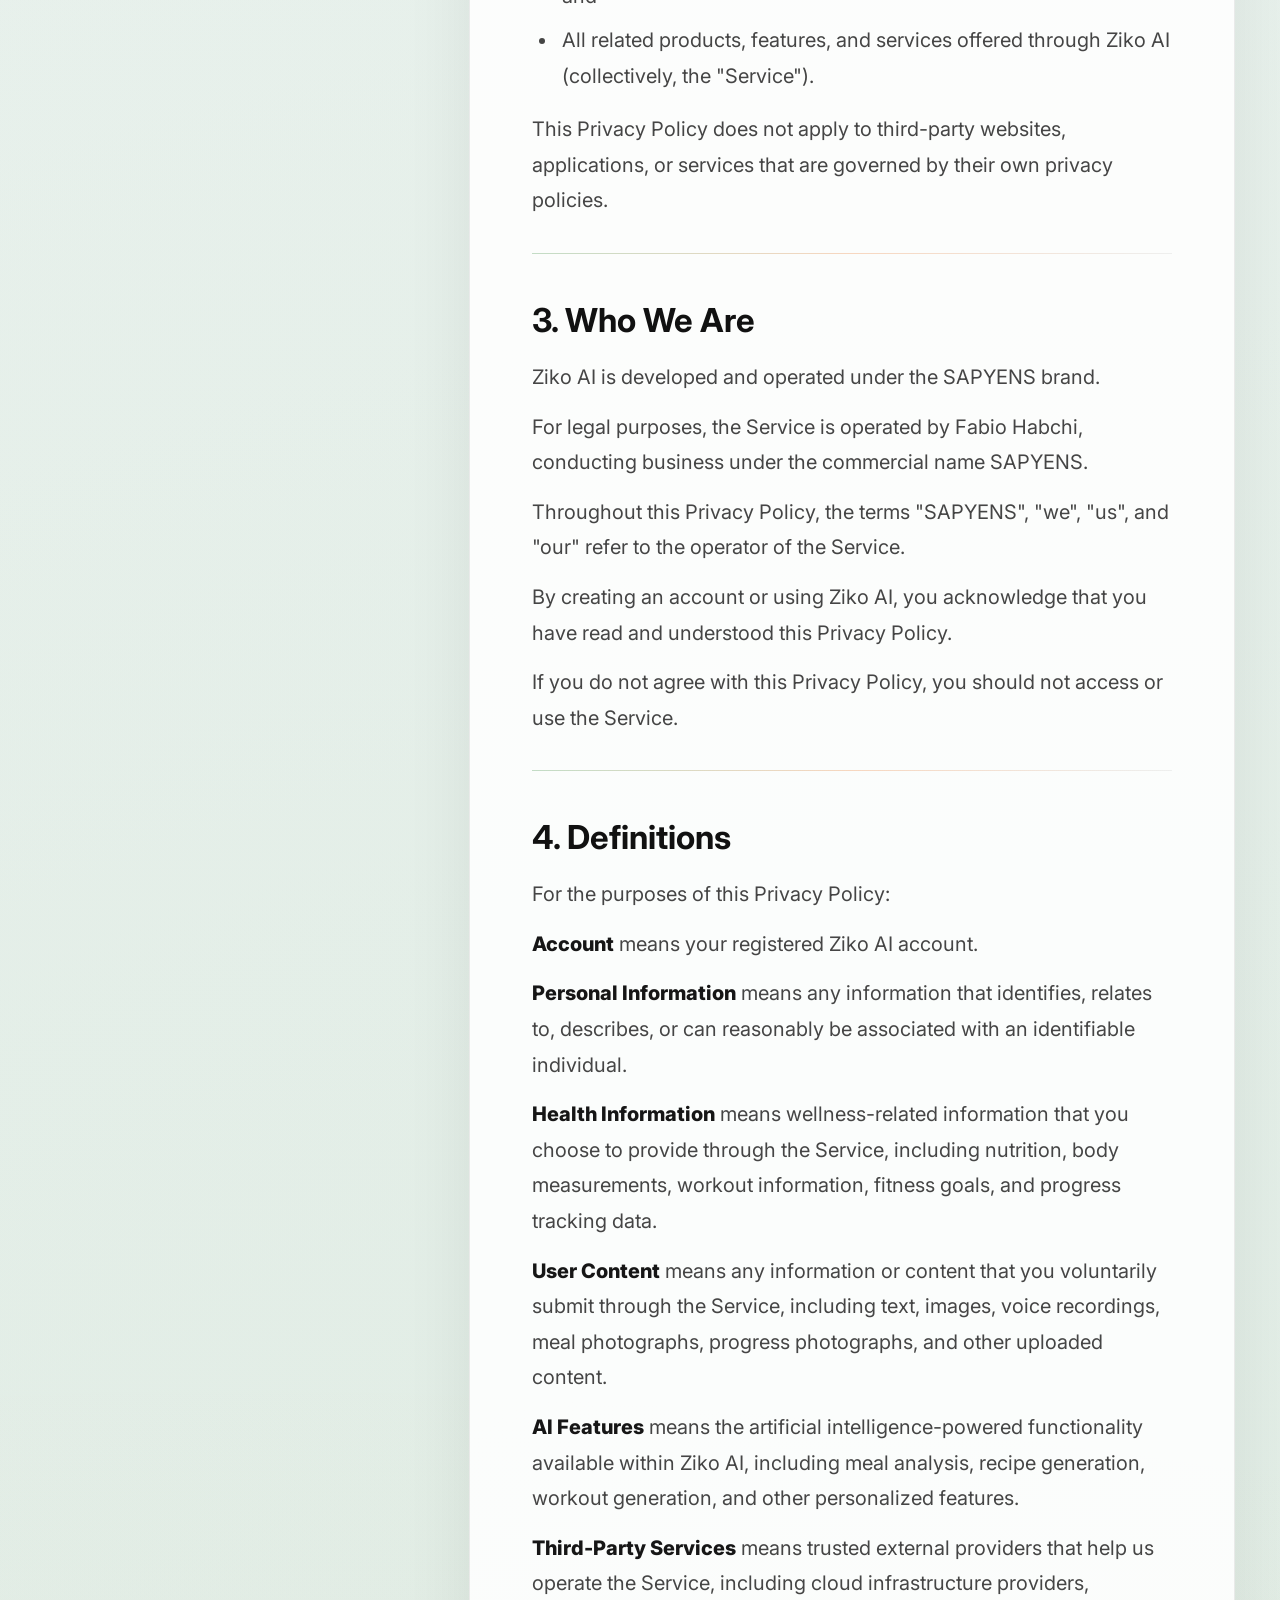
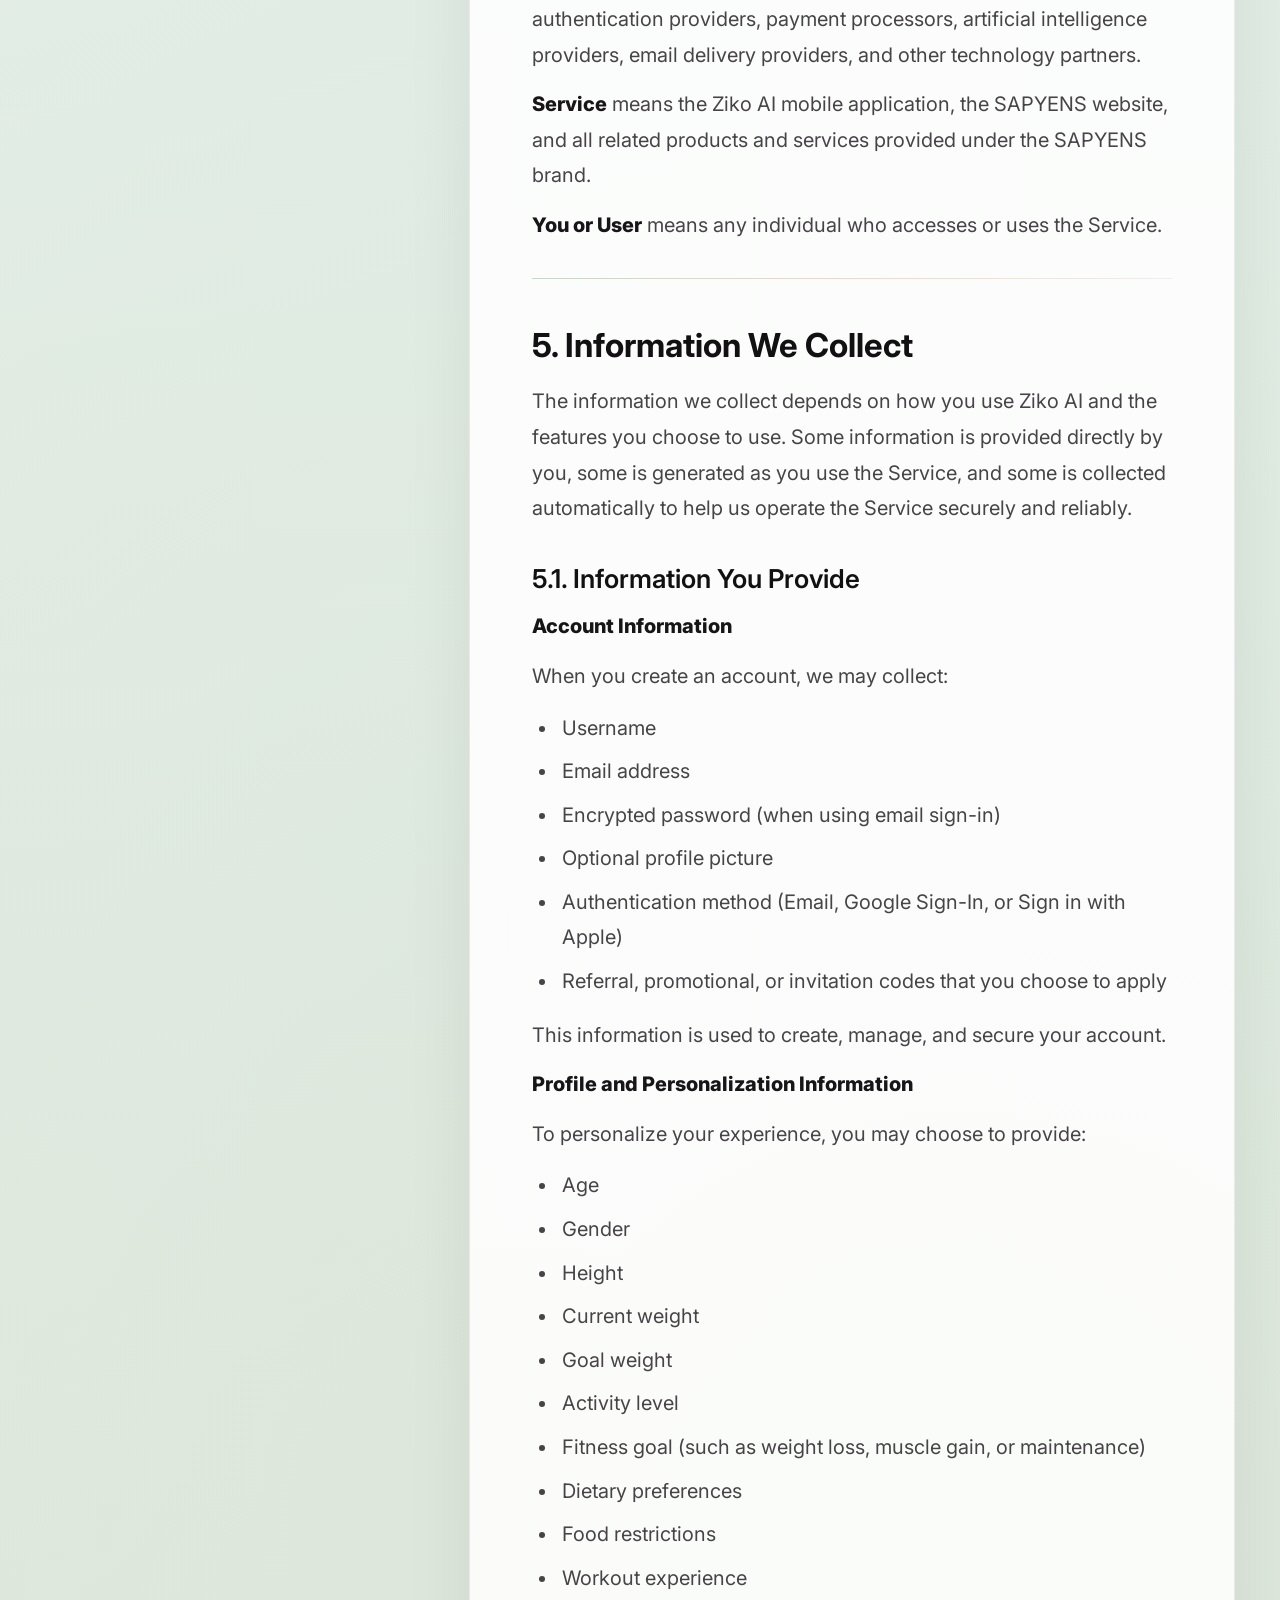
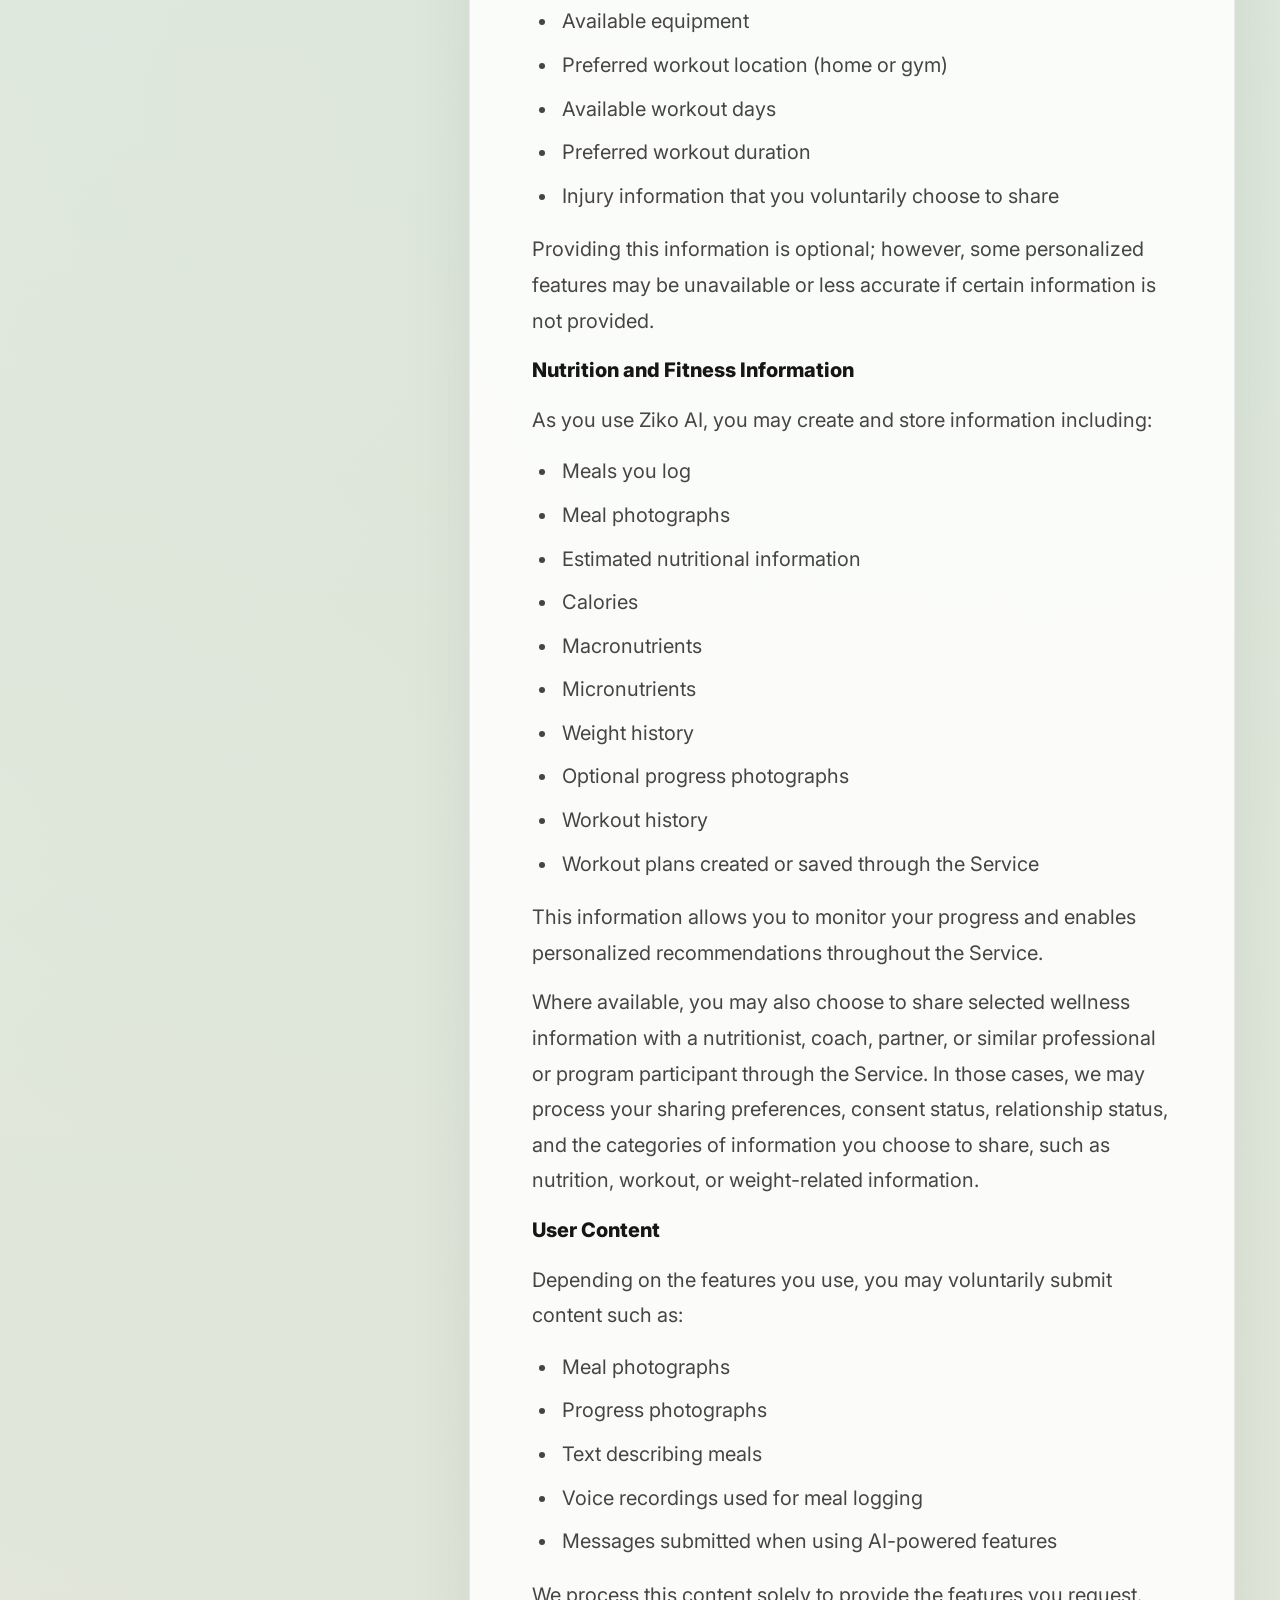
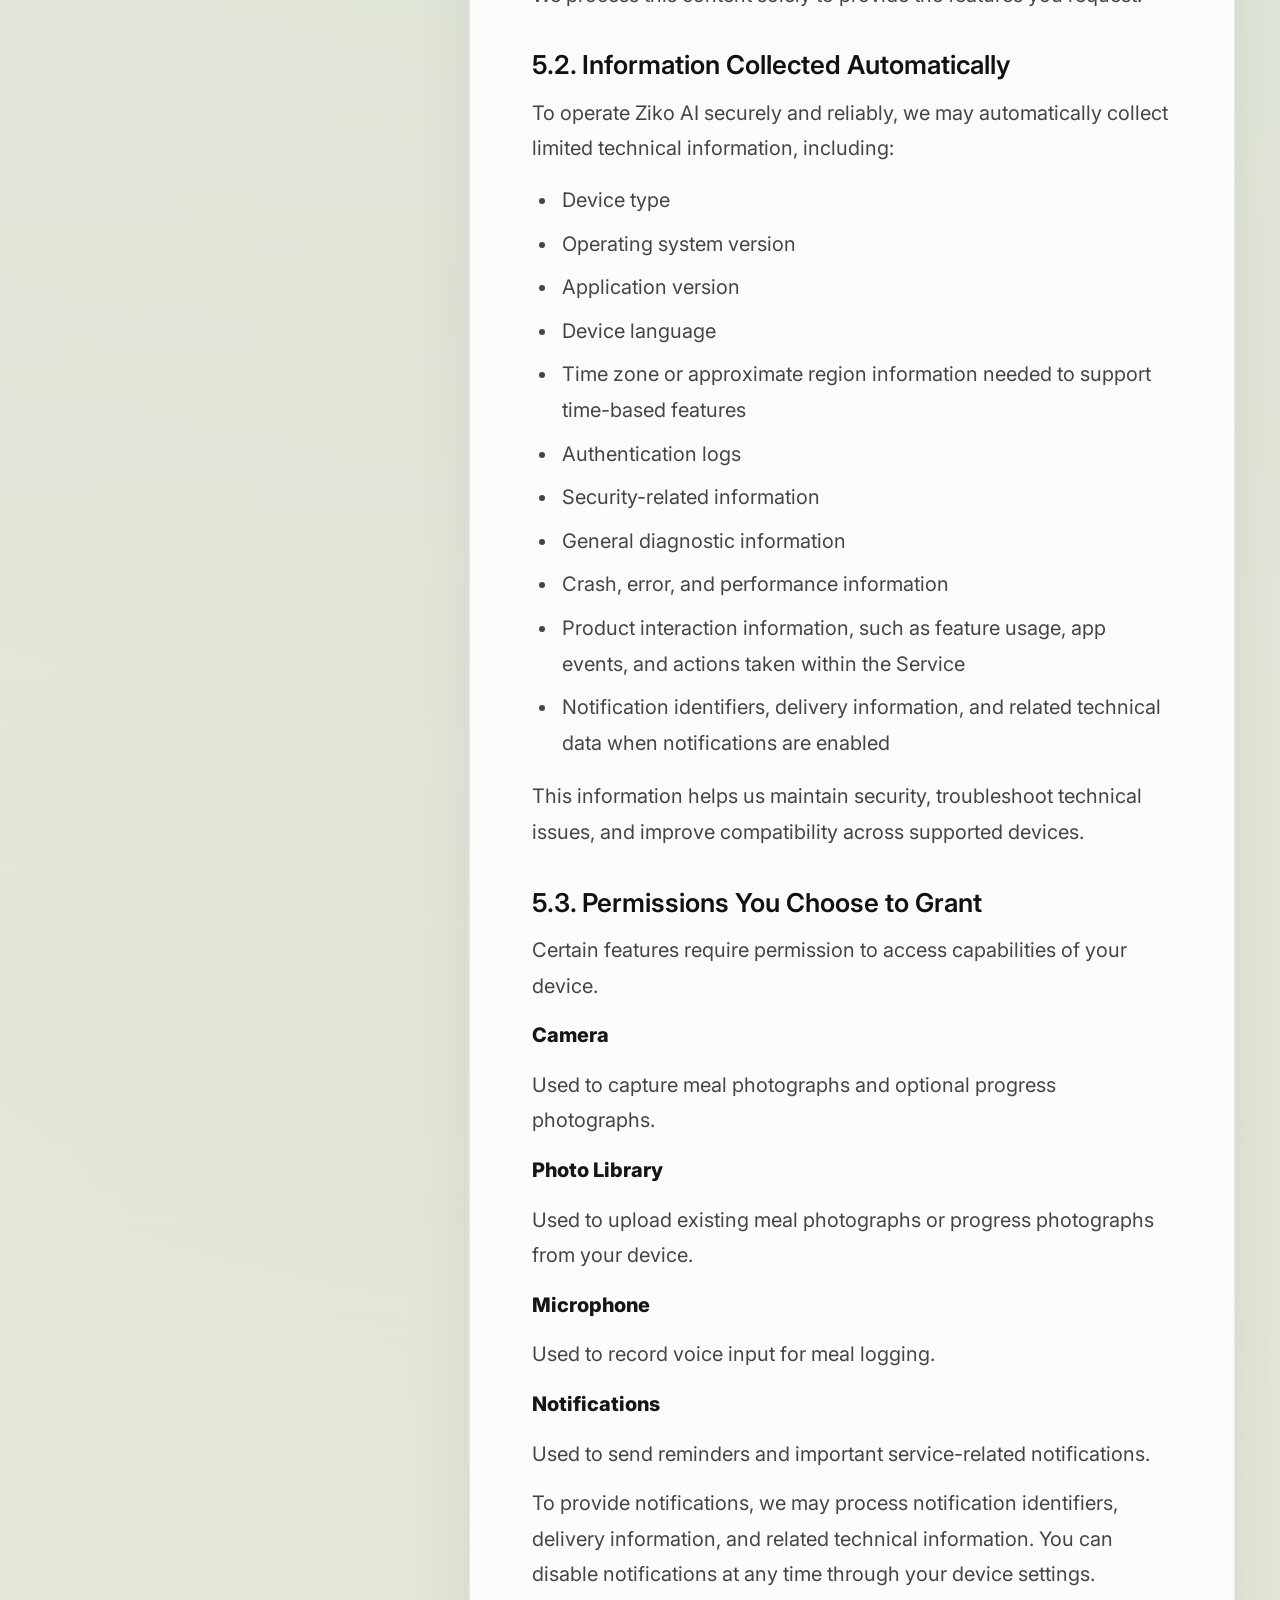
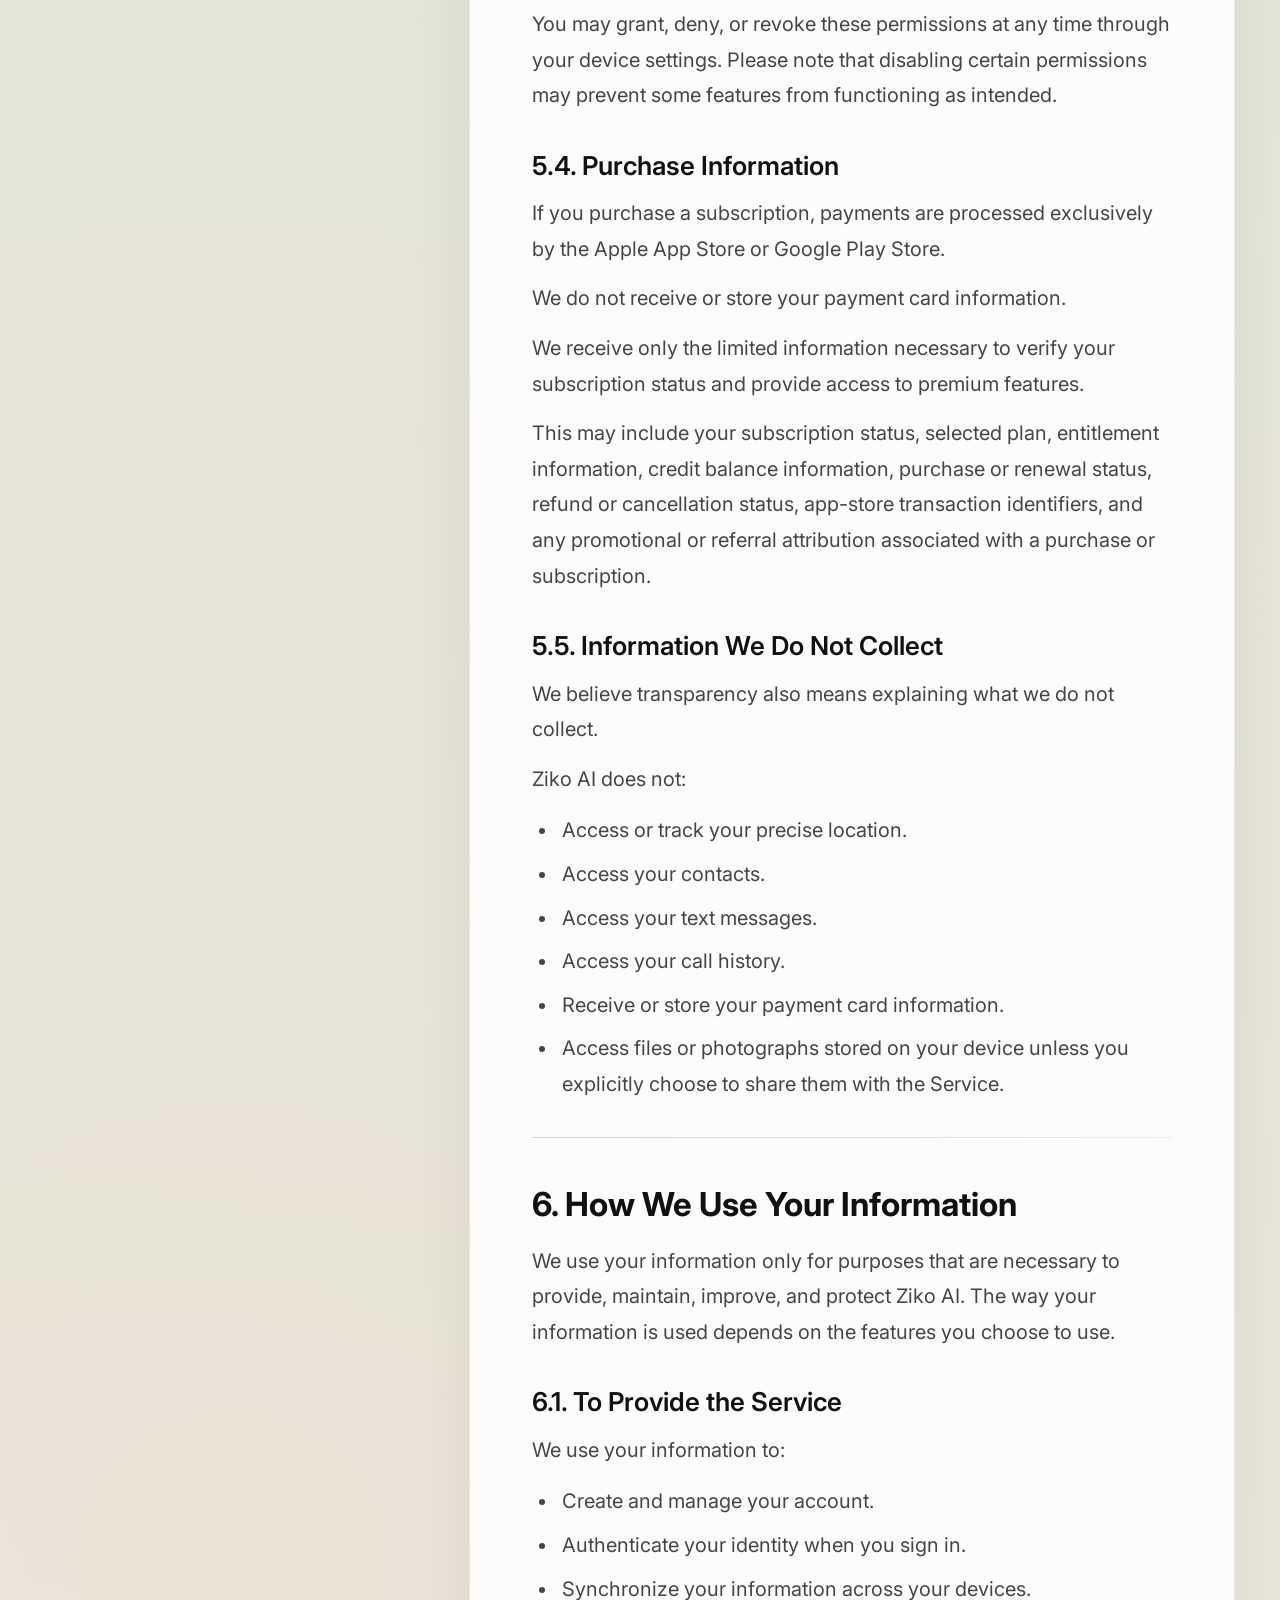
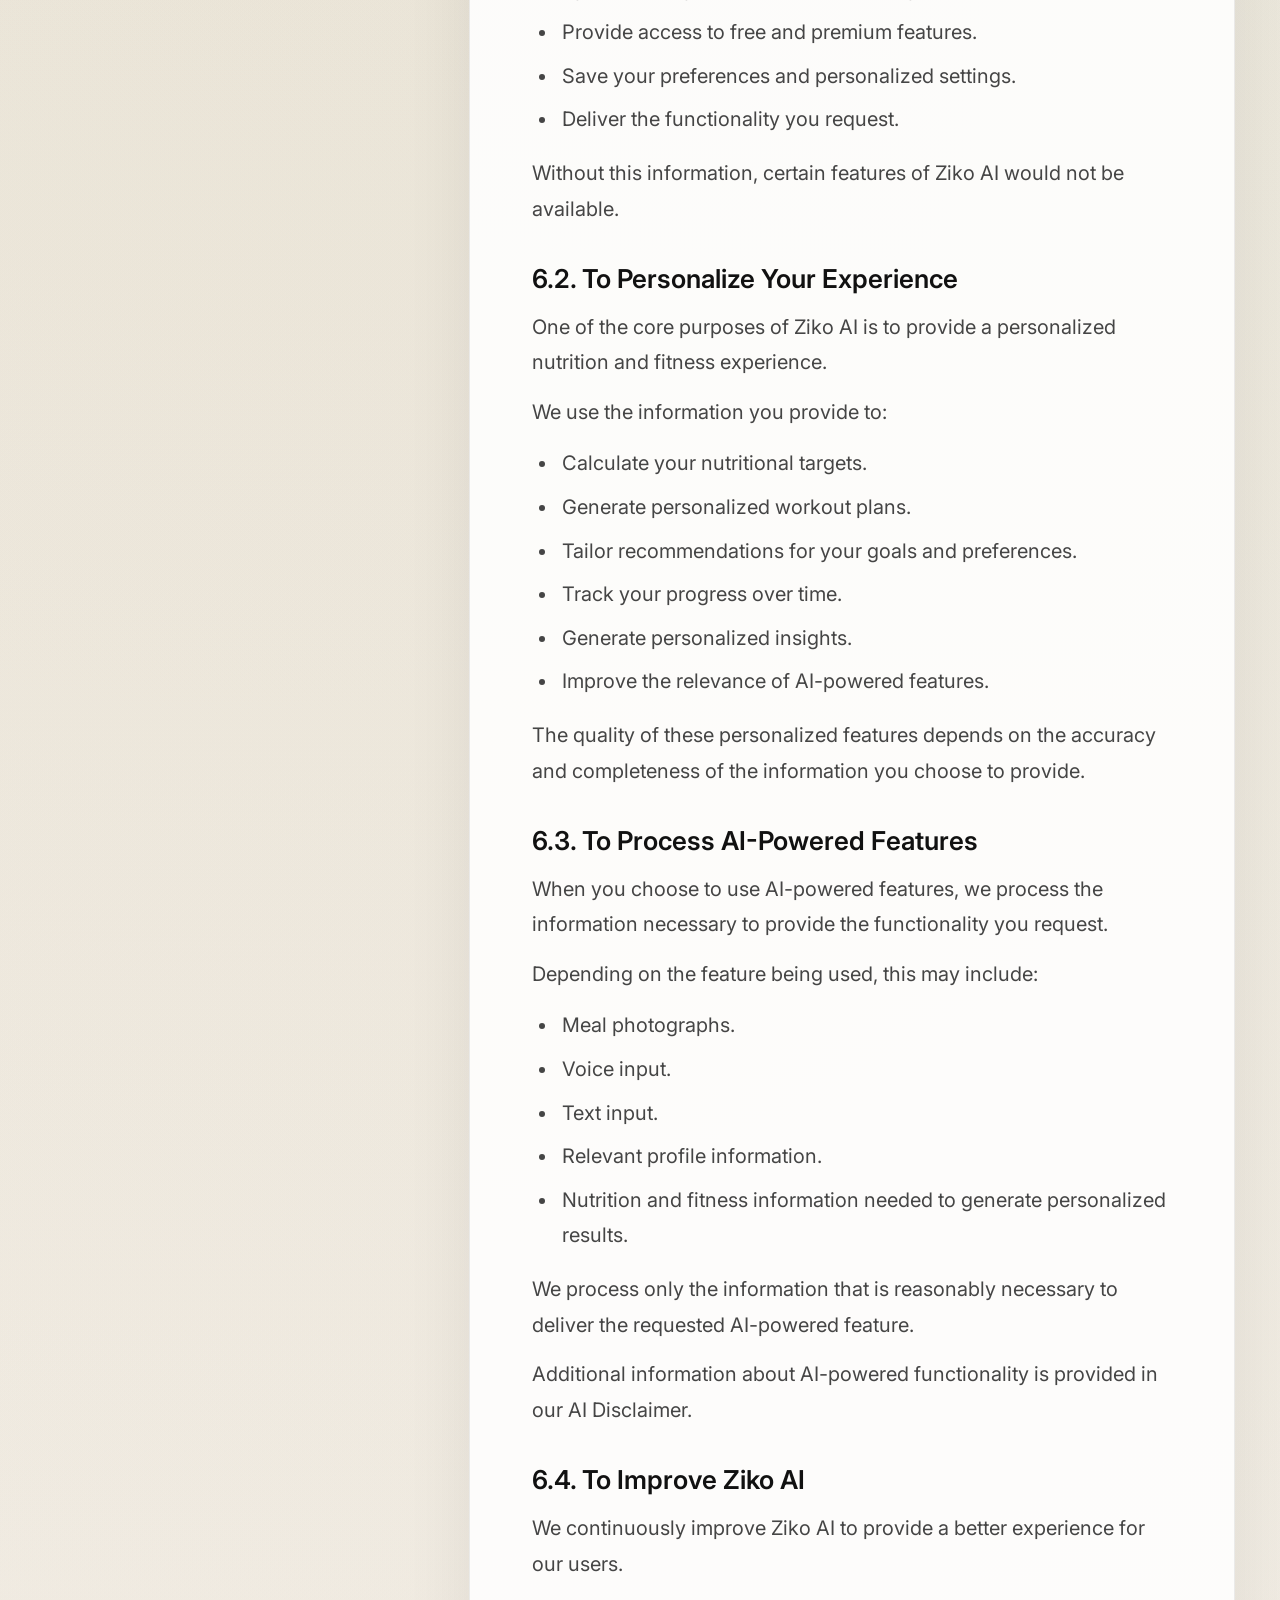
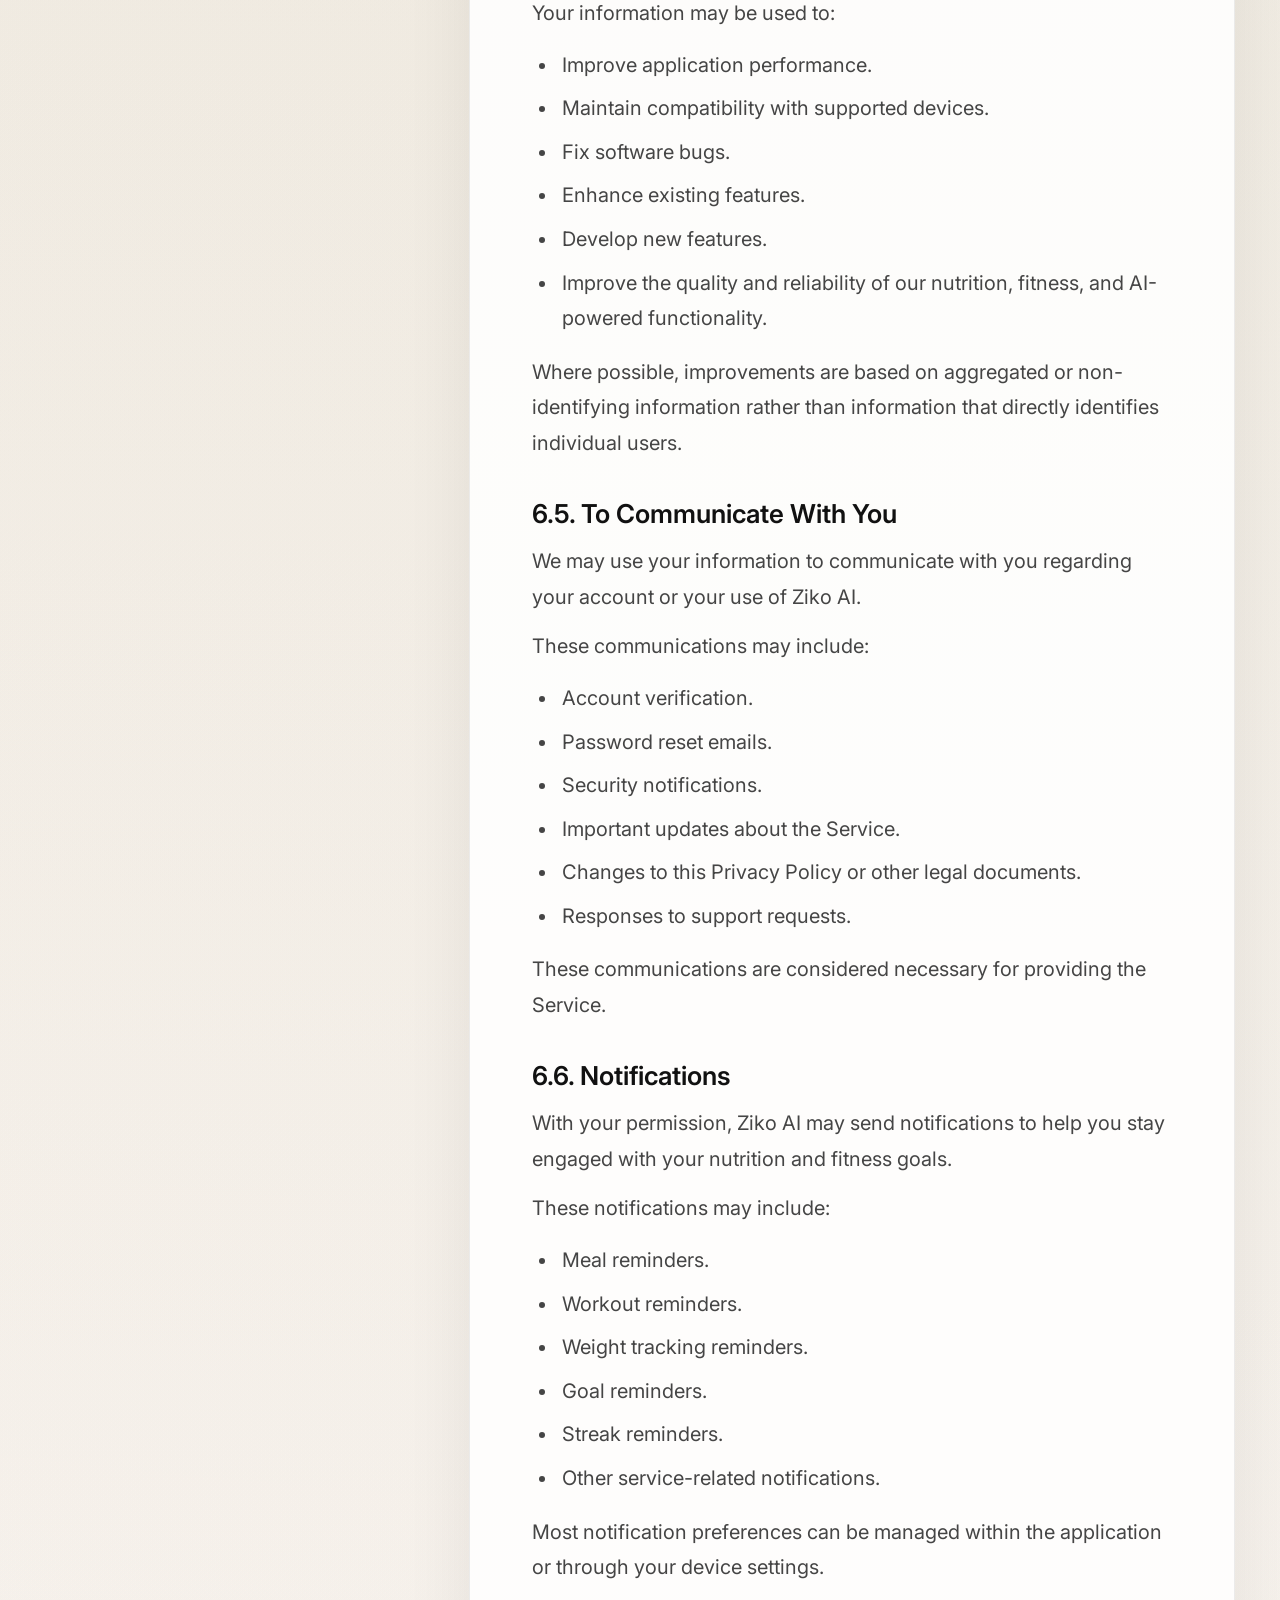
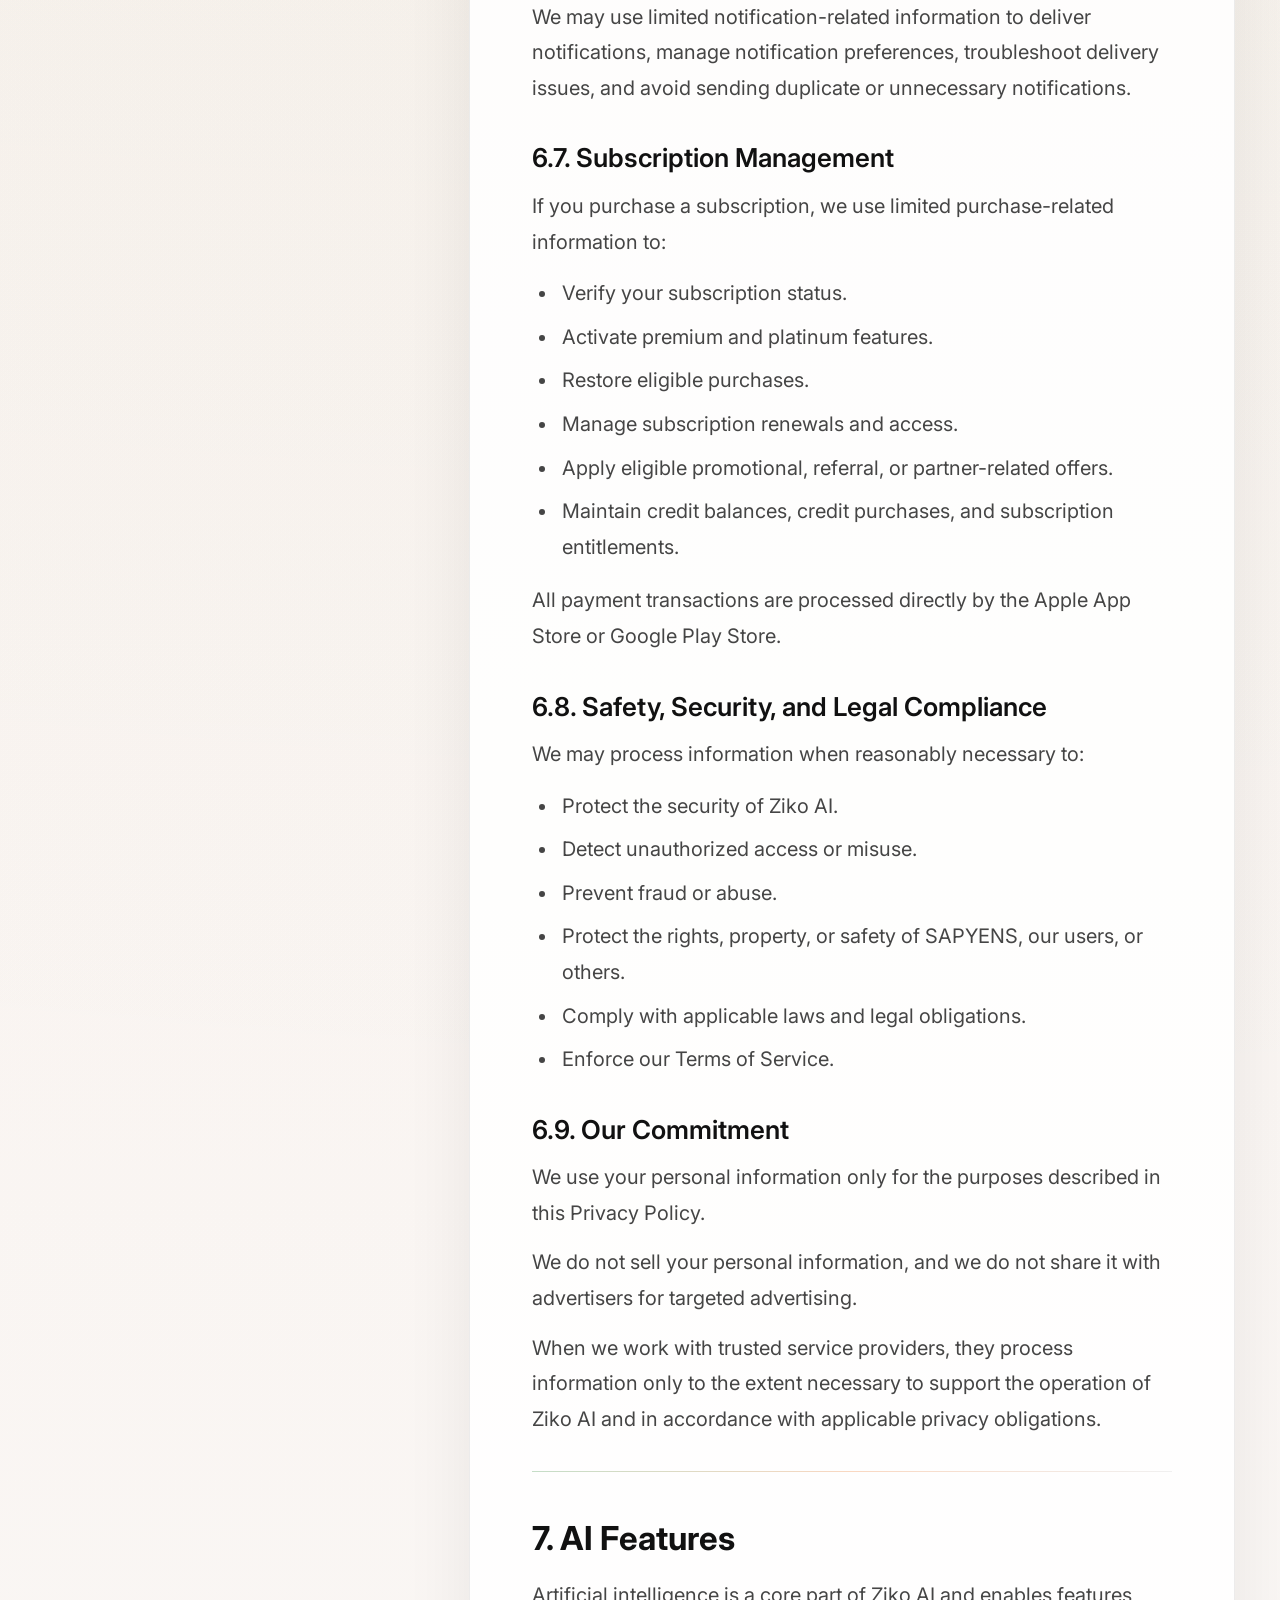
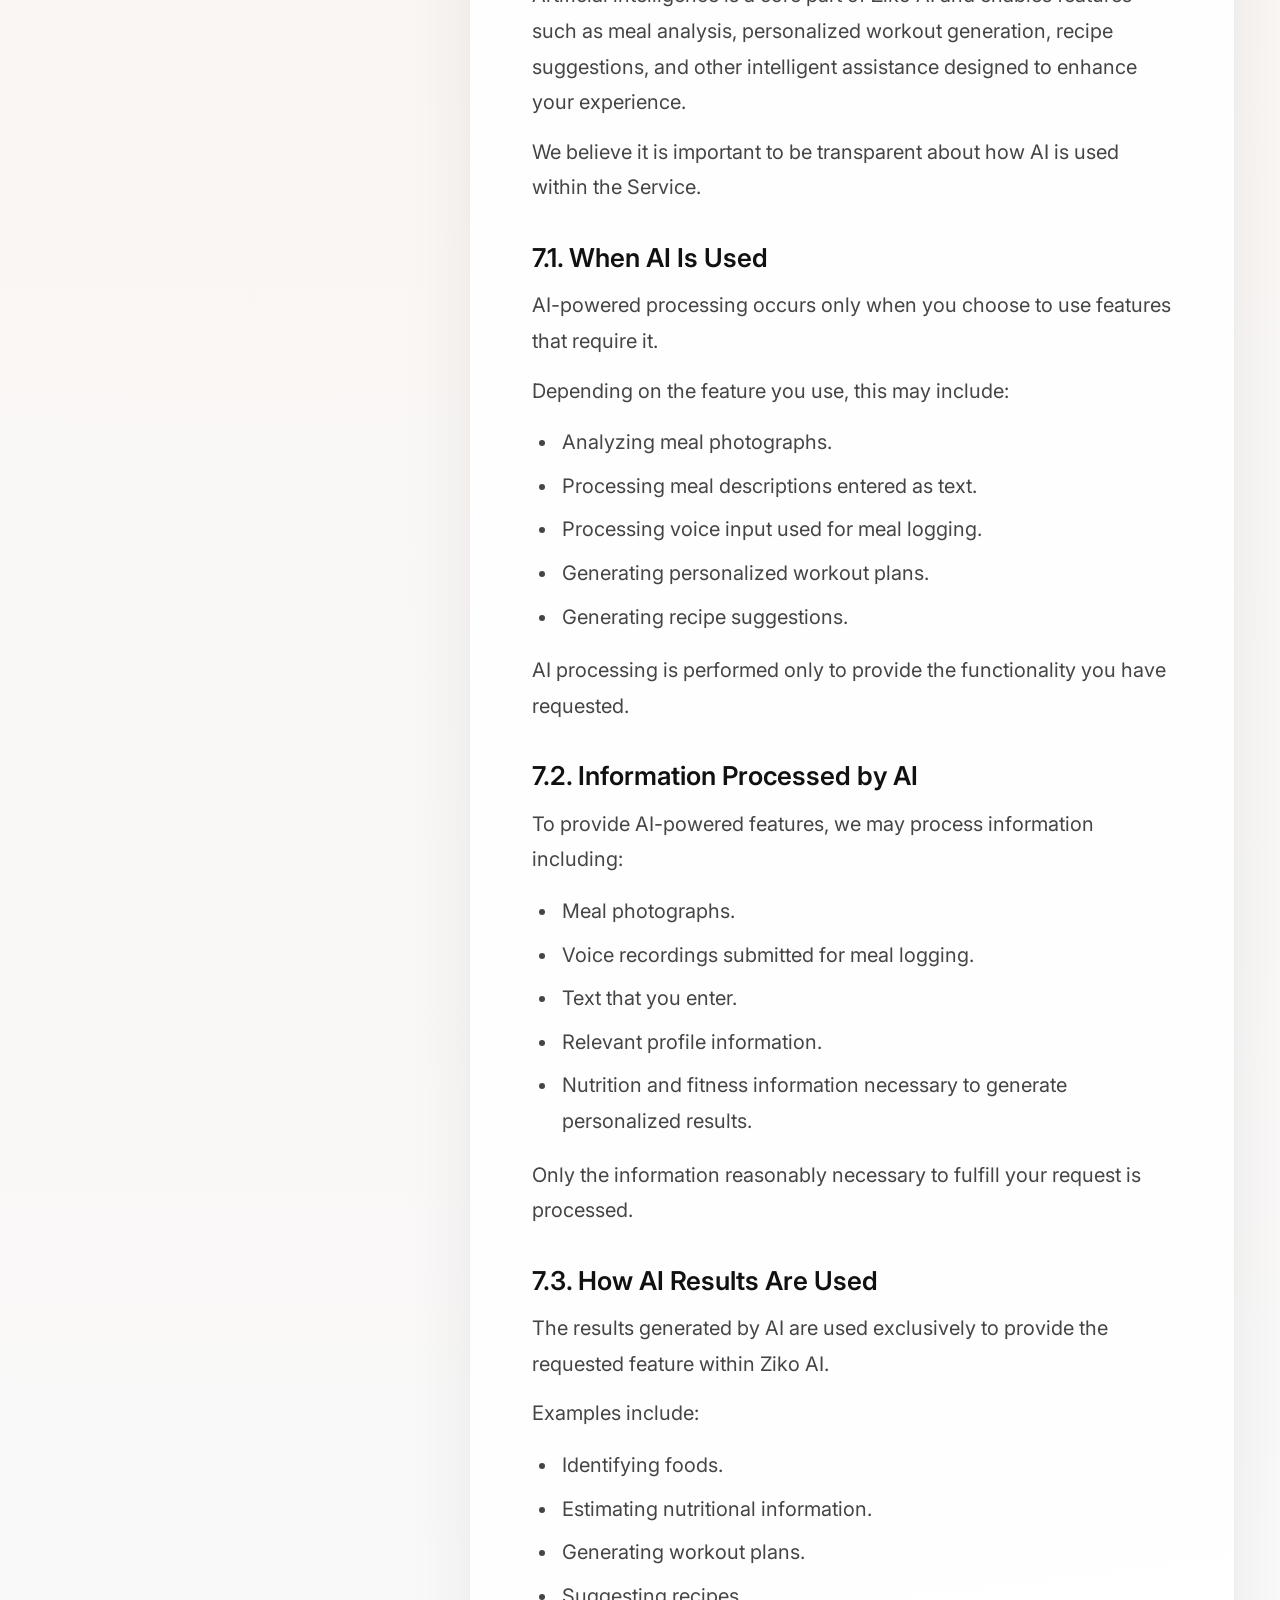
<file: privacy.html>
<!DOCTYPE html>
<html lang="en">
<head>
    <meta charset="UTF-8">
    <meta name="viewport" content="width=device-width, initial-scale=1.0">
    <title>Privacy Policy | Sapyens</title>
    <meta name="description" content="Ziko AI Privacy Policy for Ziko AI by SAPYENS.">

    <link rel="icon" href="assets/favicon.png">

    <link rel="preconnect" href="https://fonts.googleapis.com">
    <link rel="preconnect" href="https://fonts.gstatic.com" crossorigin>
    <link href="https://fonts.googleapis.com/css2?family=Inter:wght@300;400;500;600;700;800;900&display=swap" rel="stylesheet">

    <link rel="stylesheet" href="css/style.css">
</head>
<body>

<header>
    <nav class="navbar">
        <a href="index.html" class="logo">
            <img src="assets/sapyens_logo_nobg.png" alt="Sapyens">
        </a>

        <ul class="nav-links">
            <li><a href="index.html#about">About</a></li>
            <li><a href="index.html#product">Products</a></li>
            <li><a href="mailto:support@sapyenslb.com">Contact</a></li>
        </ul>
    </nav>
</header>

<main class="legal-page">
    <section class="legal-hero">
        <p class="hero-label">Privacy Policy</p>
        <h1>Ziko AI Privacy Policy</h1>
        <div class="legal-meta">

<p>Version: 1.0</p>
<p>Effective Date: 01/10/2026</p>
<p>Last Updated: 01/10/2026</p>
        
        </div>
    </section>

    <section class="legal-document-shell" aria-label="Ziko AI Privacy Policy content">
        <aside class="legal-toc" aria-label="Table of Contents">
            <h2>Table of Contents</h2>
            <ol>

<li class="legal-toc-item"><a href="#1-privacy-at-sapyens"><span class="legal-toc-number">1.</span><span class="legal-toc-title">Privacy at SAPYENS</span></a></li>
<li class="legal-toc-item"><a href="#2-scope-of-this-privacy-policy"><span class="legal-toc-number">2.</span><span class="legal-toc-title">Scope of This Privacy Policy</span></a></li>
<li class="legal-toc-item"><a href="#3-who-we-are"><span class="legal-toc-number">3.</span><span class="legal-toc-title">Who We Are</span></a></li>
<li class="legal-toc-item"><a href="#4-definitions"><span class="legal-toc-number">4.</span><span class="legal-toc-title">Definitions</span></a></li>
<li class="legal-toc-item"><a href="#5-information-we-collect"><span class="legal-toc-number">5.</span><span class="legal-toc-title">Information We Collect</span></a></li>
<li class="legal-toc-item is-subsection"><a href="#5-1-information-you-provide"><span class="legal-toc-number">5.1.</span><span class="legal-toc-title">Information You Provide</span></a></li>
<li class="legal-toc-item is-subsection"><a href="#5-2-information-collected-automatically"><span class="legal-toc-number">5.2.</span><span class="legal-toc-title">Information Collected Automatically</span></a></li>
<li class="legal-toc-item is-subsection"><a href="#5-3-permissions-you-choose-to-grant"><span class="legal-toc-number">5.3.</span><span class="legal-toc-title">Permissions You Choose to Grant</span></a></li>
<li class="legal-toc-item is-subsection"><a href="#5-4-purchase-information"><span class="legal-toc-number">5.4.</span><span class="legal-toc-title">Purchase Information</span></a></li>
<li class="legal-toc-item is-subsection"><a href="#5-5-information-we-do-not-collect"><span class="legal-toc-number">5.5.</span><span class="legal-toc-title">Information We Do Not Collect</span></a></li>
<li class="legal-toc-item"><a href="#6-how-we-use-your-information"><span class="legal-toc-number">6.</span><span class="legal-toc-title">How We Use Your Information</span></a></li>
<li class="legal-toc-item is-subsection"><a href="#6-1-to-provide-the-service"><span class="legal-toc-number">6.1.</span><span class="legal-toc-title">To Provide the Service</span></a></li>
<li class="legal-toc-item is-subsection"><a href="#6-2-to-personalize-your-experience"><span class="legal-toc-number">6.2.</span><span class="legal-toc-title">To Personalize Your Experience</span></a></li>
<li class="legal-toc-item is-subsection"><a href="#6-3-to-process-ai-powered-features"><span class="legal-toc-number">6.3.</span><span class="legal-toc-title">To Process AI-Powered Features</span></a></li>
<li class="legal-toc-item is-subsection"><a href="#6-4-to-improve-ziko-ai"><span class="legal-toc-number">6.4.</span><span class="legal-toc-title">To Improve Ziko AI</span></a></li>
<li class="legal-toc-item is-subsection"><a href="#6-5-to-communicate-with-you"><span class="legal-toc-number">6.5.</span><span class="legal-toc-title">To Communicate With You</span></a></li>
<li class="legal-toc-item is-subsection"><a href="#6-6-notifications"><span class="legal-toc-number">6.6.</span><span class="legal-toc-title">Notifications</span></a></li>
<li class="legal-toc-item is-subsection"><a href="#6-7-subscription-management"><span class="legal-toc-number">6.7.</span><span class="legal-toc-title">Subscription Management</span></a></li>
<li class="legal-toc-item is-subsection"><a href="#6-8-safety-security-and-legal-compliance"><span class="legal-toc-number">6.8.</span><span class="legal-toc-title">Safety, Security, and Legal Compliance</span></a></li>
<li class="legal-toc-item is-subsection"><a href="#6-9-our-commitment"><span class="legal-toc-number">6.9.</span><span class="legal-toc-title">Our Commitment</span></a></li>
<li class="legal-toc-item"><a href="#7-ai-features"><span class="legal-toc-number">7.</span><span class="legal-toc-title">AI Features</span></a></li>
<li class="legal-toc-item is-subsection"><a href="#7-1-when-ai-is-used"><span class="legal-toc-number">7.1.</span><span class="legal-toc-title">When AI Is Used</span></a></li>
<li class="legal-toc-item is-subsection"><a href="#7-2-information-processed-by-ai"><span class="legal-toc-number">7.2.</span><span class="legal-toc-title">Information Processed by AI</span></a></li>
<li class="legal-toc-item is-subsection"><a href="#7-3-how-ai-results-are-used"><span class="legal-toc-number">7.3.</span><span class="legal-toc-title">How AI Results Are Used</span></a></li>
<li class="legal-toc-item is-subsection"><a href="#7-4-human-review"><span class="legal-toc-number">7.4.</span><span class="legal-toc-title">Human Review</span></a></li>
<li class="legal-toc-item is-subsection"><a href="#7-5-ai-limitations"><span class="legal-toc-number">7.5.</span><span class="legal-toc-title">AI Limitations</span></a></li>
<li class="legal-toc-item is-subsection"><a href="#7-6-our-commitment-regarding-ai"><span class="legal-toc-number">7.6.</span><span class="legal-toc-title">Our Commitment Regarding AI</span></a></li>
<li class="legal-toc-item"><a href="#8-sharing-your-information"><span class="legal-toc-number">8.</span><span class="legal-toc-title">Sharing Your Information</span></a></li>
<li class="legal-toc-item is-subsection"><a href="#8-1-service-providers"><span class="legal-toc-number">8.1.</span><span class="legal-toc-title">Service Providers</span></a></li>
<li class="legal-toc-item is-subsection"><a href="#8-2-payment-processing"><span class="legal-toc-number">8.2.</span><span class="legal-toc-title">Payment Processing</span></a></li>
<li class="legal-toc-item is-subsection"><a href="#8-3-authentication-providers"><span class="legal-toc-number">8.3.</span><span class="legal-toc-title">Authentication Providers</span></a></li>
<li class="legal-toc-item is-subsection"><a href="#8-4-user-directed-sharing"><span class="legal-toc-number">8.4.</span><span class="legal-toc-title">User-Directed Sharing</span></a></li>
<li class="legal-toc-item is-subsection"><a href="#8-5-referral-promotional-and-partner-programs"><span class="legal-toc-number">8.5.</span><span class="legal-toc-title">Referral, Promotional, and Partner Programs</span></a></li>
<li class="legal-toc-item is-subsection"><a href="#8-6-legal-requirements"><span class="legal-toc-number">8.6.</span><span class="legal-toc-title">Legal Requirements</span></a></li>
<li class="legal-toc-item is-subsection"><a href="#8-7-business-transfers"><span class="legal-toc-number">8.7.</span><span class="legal-toc-title">Business Transfers</span></a></li>
<li class="legal-toc-item is-subsection"><a href="#8-8-what-we-do-not-share"><span class="legal-toc-number">8.8.</span><span class="legal-toc-title">What We Do Not Share</span></a></li>
<li class="legal-toc-item is-subsection"><a href="#8-9-future-service-providers"><span class="legal-toc-number">8.9.</span><span class="legal-toc-title">Future Service Providers</span></a></li>
<li class="legal-toc-item"><a href="#9-protecting-and-managing-your-information"><span class="legal-toc-number">9.</span><span class="legal-toc-title">Protecting and Managing Your Information</span></a></li>
<li class="legal-toc-item is-subsection"><a href="#9-1-how-your-information-is-stored"><span class="legal-toc-number">9.1.</span><span class="legal-toc-title">How Your Information Is Stored</span></a></li>
<li class="legal-toc-item is-subsection"><a href="#9-2-security-measures"><span class="legal-toc-number">9.2.</span><span class="legal-toc-title">Security Measures</span></a></li>
<li class="legal-toc-item is-subsection"><a href="#9-3-how-long-we-keep-your-information"><span class="legal-toc-number">9.3.</span><span class="legal-toc-title">How Long We Keep Your Information</span></a></li>
<li class="legal-toc-item is-subsection"><a href="#9-4-account-deletion"><span class="legal-toc-number">9.4.</span><span class="legal-toc-title">Account Deletion</span></a></li>
<li class="legal-toc-item is-subsection"><a href="#9-5-deleting-your-nutrition-and-workout-data"><span class="legal-toc-number">9.5.</span><span class="legal-toc-title">Deleting Your Nutrition and Workout Data</span></a></li>
<li class="legal-toc-item is-subsection"><a href="#9-6-voice-recordings"><span class="legal-toc-number">9.6.</span><span class="legal-toc-title">Voice Recordings</span></a></li>
<li class="legal-toc-item is-subsection"><a href="#9-7-our-security-commitment"><span class="legal-toc-number">9.7.</span><span class="legal-toc-title">Our Security Commitment</span></a></li>
<li class="legal-toc-item"><a href="#10-your-privacy-rights"><span class="legal-toc-number">10.</span><span class="legal-toc-title">Your Privacy Rights</span></a></li>
<li class="legal-toc-item is-subsection"><a href="#10-1-access-and-update-your-information"><span class="legal-toc-number">10.1.</span><span class="legal-toc-title">Access and Update Your Information</span></a></li>
<li class="legal-toc-item is-subsection"><a href="#10-2-delete-your-account"><span class="legal-toc-number">10.2.</span><span class="legal-toc-title">Delete Your Account</span></a></li>
<li class="legal-toc-item is-subsection"><a href="#10-3-delete-your-data"><span class="legal-toc-number">10.3.</span><span class="legal-toc-title">Delete Your Data</span></a></li>
<li class="legal-toc-item is-subsection"><a href="#10-4-manage-device-permissions"><span class="legal-toc-number">10.4.</span><span class="legal-toc-title">Manage Device Permissions</span></a></li>
<li class="legal-toc-item is-subsection"><a href="#10-5-contacting-us-about-your-privacy"><span class="legal-toc-number">10.5.</span><span class="legal-toc-title">Contacting Us About Your Privacy</span></a></li>
<li class="legal-toc-item"><a href="#11-children-s-privacy"><span class="legal-toc-number">11.</span><span class="legal-toc-title">Children&#x27;s Privacy</span></a></li>
<li class="legal-toc-item"><a href="#12-international-users"><span class="legal-toc-number">12.</span><span class="legal-toc-title">International Users</span></a></li>
<li class="legal-toc-item"><a href="#13-additional-technologies-and-service-improvements"><span class="legal-toc-number">13.</span><span class="legal-toc-title">Additional Technologies and Service Improvements</span></a></li>
<li class="legal-toc-item is-subsection"><a href="#13-1-analytics"><span class="legal-toc-number">13.1.</span><span class="legal-toc-title">Analytics</span></a></li>
<li class="legal-toc-item is-subsection"><a href="#13-2-crash-reporting"><span class="legal-toc-number">13.2.</span><span class="legal-toc-title">Crash Reporting</span></a></li>
<li class="legal-toc-item"><a href="#14-changes-to-this-privacy-policy"><span class="legal-toc-number">14.</span><span class="legal-toc-title">Changes to This Privacy Policy</span></a></li>
<li class="legal-toc-item"><a href="#15-contact-us"><span class="legal-toc-number">15.</span><span class="legal-toc-title">Contact Us</span></a></li>
            
            </ol>
        </aside>

        <article class="legal-document">

<h2 id="1-privacy-at-sapyens"><span>1.</span> Privacy at SAPYENS</h2>
<p>At SAPYENS, we believe your personal information belongs to you.</p>
<p>Ziko AI is designed to help you achieve your nutrition and fitness goals through personalized features powered by modern technology and artificial intelligence. To provide these features, we need to collect and process certain information that you choose to share with us.</p>
<p>We are committed to being transparent about how we collect, use, store, and protect your information. We collect only the information that is reasonably necessary to provide and improve the Service, and we do not sell your personal information.</p>
<p>This Privacy Policy explains what information we collect, why we collect it, how we use it, when it may be shared, and the choices and rights you have regarding your information.</p>
<p>Our goal is to present this information in clear and understandable language so you can make informed decisions about your privacy when using Ziko AI.</p>
<hr class="legal-divider">
<h2 id="2-scope-of-this-privacy-policy"><span>2.</span> Scope of This Privacy Policy</h2>
<p>This Privacy Policy applies to:</p>
<ul>
<li>The Ziko AI mobile application;</li>
<li>The SAPYENS website;</li>
<li>Communications between you and SAPYENS regarding Ziko AI; and</li>
<li>All related products, features, and services offered through Ziko AI (collectively, the &quot;Service&quot;).</li>
</ul>
<p>This Privacy Policy does not apply to third-party websites, applications, or services that are governed by their own privacy policies.</p>
<hr class="legal-divider">
<h2 id="3-who-we-are"><span>3.</span> Who We Are</h2>
<p>Ziko AI is developed and operated under the SAPYENS brand.</p>
<p>For legal purposes, the Service is operated by Fabio Habchi, conducting business under the commercial name SAPYENS.</p>
<p>Throughout this Privacy Policy, the terms &quot;SAPYENS&quot;, &quot;we&quot;, &quot;us&quot;, and &quot;our&quot; refer to the operator of the Service.</p>
<p>By creating an account or using Ziko AI, you acknowledge that you have read and understood this Privacy Policy.</p>
<p>If you do not agree with this Privacy Policy, you should not access or use the Service.</p>
<hr class="legal-divider">
<h2 id="4-definitions"><span>4.</span> Definitions</h2>
<p>For the purposes of this Privacy Policy:</p>
<p><strong>Account</strong> means your registered Ziko AI account.</p>
<p><strong>Personal Information</strong> means any information that identifies, relates to, describes, or can reasonably be associated with an identifiable individual.</p>
<p><strong>Health Information</strong> means wellness-related information that you choose to provide through the Service, including nutrition, body measurements, workout information, fitness goals, and progress tracking data.</p>
<p><strong>User Content</strong> means any information or content that you voluntarily submit through the Service, including text, images, voice recordings, meal photographs, progress photographs, and other uploaded content.</p>
<p><strong>AI Features</strong> means the artificial intelligence-powered functionality available within Ziko AI, including meal analysis, recipe generation, workout generation, and other personalized features.</p>
<p><strong>Third-Party Services</strong> means trusted external providers that help us operate the Service, including cloud infrastructure providers, authentication providers, payment processors, artificial intelligence providers, email delivery providers, and other technology partners.</p>
<p><strong>Service</strong> means the Ziko AI mobile application, the SAPYENS website, and all related products and services provided under the SAPYENS brand.</p>
<p><strong>You or User</strong> means any individual who accesses or uses the Service.</p>
<hr class="legal-divider">
<h2 id="5-information-we-collect"><span>5.</span> Information We Collect</h2>
<p>The information we collect depends on how you use Ziko AI and the features you choose to use. Some information is provided directly by you, some is generated as you use the Service, and some is collected automatically to help us operate the Service securely and reliably.</p>
<h3 id="5-1-information-you-provide"><span>5.1.</span> Information You Provide</h3>
<p><strong>Account Information</strong></p>
<p>When you create an account, we may collect:</p>
<ul>
<li>Username</li>
<li>Email address</li>
<li>Encrypted password (when using email sign-in)</li>
<li>Optional profile picture</li>
<li>Authentication method (Email, Google Sign-In, or Sign in with Apple)</li>
<li>Referral, promotional, or invitation codes that you choose to apply</li>
</ul>
<p>This information is used to create, manage, and secure your account.</p>
<p><strong>Profile and Personalization Information</strong></p>
<p>To personalize your experience, you may choose to provide:</p>
<ul>
<li>Age</li>
<li>Gender</li>
<li>Height</li>
<li>Current weight</li>
<li>Goal weight</li>
<li>Activity level</li>
<li>Fitness goal (such as weight loss, muscle gain, or maintenance)</li>
<li>Dietary preferences</li>
<li>Food restrictions</li>
<li>Workout experience</li>
<li>Available equipment</li>
<li>Preferred workout location (home or gym)</li>
<li>Available workout days</li>
<li>Preferred workout duration</li>
<li>Injury information that you voluntarily choose to share</li>
</ul>
<p>Providing this information is optional; however, some personalized features may be unavailable or less accurate if certain information is not provided.</p>
<p><strong>Nutrition and Fitness Information</strong></p>
<p>As you use Ziko AI, you may create and store information including:</p>
<ul>
<li>Meals you log</li>
<li>Meal photographs</li>
<li>Estimated nutritional information</li>
<li>Calories</li>
<li>Macronutrients</li>
<li>Micronutrients</li>
<li>Weight history</li>
<li>Optional progress photographs</li>
<li>Workout history</li>
<li>Workout plans created or saved through the Service</li>
</ul>
<p>This information allows you to monitor your progress and enables personalized recommendations throughout the Service.</p>
<p>Where available, you may also choose to share selected wellness information with a nutritionist, coach, partner, or similar professional or program participant through the Service. In those cases, we may process your sharing preferences, consent status, relationship status, and the categories of information you choose to share, such as nutrition, workout, or weight-related information.</p>
<p><strong>User Content</strong></p>
<p>Depending on the features you use, you may voluntarily submit content such as:</p>
<ul>
<li>Meal photographs</li>
<li>Progress photographs</li>
<li>Text describing meals</li>
<li>Voice recordings used for meal logging</li>
<li>Messages submitted when using AI-powered features</li>
</ul>
<p>We process this content solely to provide the features you request.</p>
<h3 id="5-2-information-collected-automatically"><span>5.2.</span> Information Collected Automatically</h3>
<p>To operate Ziko AI securely and reliably, we may automatically collect limited technical information, including:</p>
<ul>
<li>Device type</li>
<li>Operating system version</li>
<li>Application version</li>
<li>Device language</li>
<li>Time zone or approximate region information needed to support time-based features</li>
<li>Authentication logs</li>
<li>Security-related information</li>
<li>General diagnostic information</li>
<li>Crash, error, and performance information</li>
<li>Product interaction information, such as feature usage, app events, and actions taken within the Service</li>
<li>Notification identifiers, delivery information, and related technical data when notifications are enabled</li>
</ul>
<p>This information helps us maintain security, troubleshoot technical issues, and improve compatibility across supported devices.</p>
<h3 id="5-3-permissions-you-choose-to-grant"><span>5.3.</span> Permissions You Choose to Grant</h3>
<p>Certain features require permission to access capabilities of your device.</p>
<p><strong>Camera</strong></p>
<p>Used to capture meal photographs and optional progress photographs.</p>
<p><strong>Photo Library</strong></p>
<p>Used to upload existing meal photographs or progress photographs from your device.</p>
<p><strong>Microphone</strong></p>
<p>Used to record voice input for meal logging.</p>
<p><strong>Notifications</strong></p>
<p>Used to send reminders and important service-related notifications.</p>
<p>To provide notifications, we may process notification identifiers, delivery information, and related technical information. You can disable notifications at any time through your device settings.</p>
<p>You may grant, deny, or revoke these permissions at any time through your device settings. Please note that disabling certain permissions may prevent some features from functioning as intended.</p>
<h3 id="5-4-purchase-information"><span>5.4.</span> Purchase Information</h3>
<p>If you purchase a subscription, payments are processed exclusively by the Apple App Store or Google Play Store.</p>
<p>We do not receive or store your payment card information.</p>
<p>We receive only the limited information necessary to verify your subscription status and provide access to premium features.</p>
<p>This may include your subscription status, selected plan, entitlement information, credit balance information, purchase or renewal status, refund or cancellation status, app-store transaction identifiers, and any promotional or referral attribution associated with a purchase or subscription.</p>
<h3 id="5-5-information-we-do-not-collect"><span>5.5.</span> Information We Do Not Collect</h3>
<p>We believe transparency also means explaining what we do not collect.</p>
<p>Ziko AI does not:</p>
<ul>
<li>Access or track your precise location.</li>
<li>Access your contacts.</li>
<li>Access your text messages.</li>
<li>Access your call history.</li>
<li>Receive or store your payment card information.</li>
<li>Access files or photographs stored on your device unless you explicitly choose to share them with the Service.</li>
</ul>
<hr class="legal-divider">
<h2 id="6-how-we-use-your-information"><span>6.</span> How We Use Your Information</h2>
<p>We use your information only for purposes that are necessary to provide, maintain, improve, and protect Ziko AI. The way your information is used depends on the features you choose to use.</p>
<h3 id="6-1-to-provide-the-service"><span>6.1.</span> To Provide the Service</h3>
<p>We use your information to:</p>
<ul>
<li>Create and manage your account.</li>
<li>Authenticate your identity when you sign in.</li>
<li>Synchronize your information across your devices.</li>
<li>Provide access to free and premium features.</li>
<li>Save your preferences and personalized settings.</li>
<li>Deliver the functionality you request.</li>
</ul>
<p>Without this information, certain features of Ziko AI would not be available.</p>
<h3 id="6-2-to-personalize-your-experience"><span>6.2.</span> To Personalize Your Experience</h3>
<p>One of the core purposes of Ziko AI is to provide a personalized nutrition and fitness experience.</p>
<p>We use the information you provide to:</p>
<ul>
<li>Calculate your nutritional targets.</li>
<li>Generate personalized workout plans.</li>
<li>Tailor recommendations for your goals and preferences.</li>
<li>Track your progress over time.</li>
<li>Generate personalized insights.</li>
<li>Improve the relevance of AI-powered features.</li>
</ul>
<p>The quality of these personalized features depends on the accuracy and completeness of the information you choose to provide.</p>
<h3 id="6-3-to-process-ai-powered-features"><span>6.3.</span> To Process AI-Powered Features</h3>
<p>When you choose to use AI-powered features, we process the information necessary to provide the functionality you request.</p>
<p>Depending on the feature being used, this may include:</p>
<ul>
<li>Meal photographs.</li>
<li>Voice input.</li>
<li>Text input.</li>
<li>Relevant profile information.</li>
<li>Nutrition and fitness information needed to generate personalized results.</li>
</ul>
<p>We process only the information that is reasonably necessary to deliver the requested AI-powered feature.</p>
<p>Additional information about AI-powered functionality is provided in our AI Disclaimer.</p>
<h3 id="6-4-to-improve-ziko-ai"><span>6.4.</span> To Improve Ziko AI</h3>
<p>We continuously improve Ziko AI to provide a better experience for our users.</p>
<p>Your information may be used to:</p>
<ul>
<li>Improve application performance.</li>
<li>Maintain compatibility with supported devices.</li>
<li>Fix software bugs.</li>
<li>Enhance existing features.</li>
<li>Develop new features.</li>
<li>Improve the quality and reliability of our nutrition, fitness, and AI-powered functionality.</li>
</ul>
<p>Where possible, improvements are based on aggregated or non-identifying information rather than information that directly identifies individual users.</p>
<h3 id="6-5-to-communicate-with-you"><span>6.5.</span> To Communicate With You</h3>
<p>We may use your information to communicate with you regarding your account or your use of Ziko AI.</p>
<p>These communications may include:</p>
<ul>
<li>Account verification.</li>
<li>Password reset emails.</li>
<li>Security notifications.</li>
<li>Important updates about the Service.</li>
<li>Changes to this Privacy Policy or other legal documents.</li>
<li>Responses to support requests.</li>
</ul>
<p>These communications are considered necessary for providing the Service.</p>
<h3 id="6-6-notifications"><span>6.6.</span> Notifications</h3>
<p>With your permission, Ziko AI may send notifications to help you stay engaged with your nutrition and fitness goals.</p>
<p>These notifications may include:</p>
<ul>
<li>Meal reminders.</li>
<li>Workout reminders.</li>
<li>Weight tracking reminders.</li>
<li>Goal reminders.</li>
<li>Streak reminders.</li>
<li>Other service-related notifications.</li>
</ul>
<p>Most notification preferences can be managed within the application or through your device settings.</p>
<p>We may use limited notification-related information to deliver notifications, manage notification preferences, troubleshoot delivery issues, and avoid sending duplicate or unnecessary notifications.</p>
<h3 id="6-7-subscription-management"><span>6.7.</span> Subscription Management</h3>
<p>If you purchase a subscription, we use limited purchase-related information to:</p>
<ul>
<li>Verify your subscription status.</li>
<li>Activate premium and platinum features.</li>
<li>Restore eligible purchases.</li>
<li>Manage subscription renewals and access.</li>
<li>Apply eligible promotional, referral, or partner-related offers.</li>
<li>Maintain credit balances, credit purchases, and subscription entitlements.</li>
</ul>
<p>All payment transactions are processed directly by the Apple App Store or Google Play Store.</p>
<h3 id="6-8-safety-security-and-legal-compliance"><span>6.8.</span> Safety, Security, and Legal Compliance</h3>
<p>We may process information when reasonably necessary to:</p>
<ul>
<li>Protect the security of Ziko AI.</li>
<li>Detect unauthorized access or misuse.</li>
<li>Prevent fraud or abuse.</li>
<li>Protect the rights, property, or safety of SAPYENS, our users, or others.</li>
<li>Comply with applicable laws and legal obligations.</li>
<li>Enforce our Terms of Service.</li>
</ul>
<h3 id="6-9-our-commitment"><span>6.9.</span> Our Commitment</h3>
<p>We use your personal information only for the purposes described in this Privacy Policy.</p>
<p>We do not sell your personal information, and we do not share it with advertisers for targeted advertising.</p>
<p>When we work with trusted service providers, they process information only to the extent necessary to support the operation of Ziko AI and in accordance with applicable privacy obligations.</p>
<hr class="legal-divider">
<h2 id="7-ai-features"><span>7.</span> AI Features</h2>
<p>Artificial intelligence is a core part of Ziko AI and enables features such as meal analysis, personalized workout generation, recipe suggestions, and other intelligent assistance designed to enhance your experience.</p>
<p>We believe it is important to be transparent about how AI is used within the Service.</p>
<h3 id="7-1-when-ai-is-used"><span>7.1.</span> When AI Is Used</h3>
<p>AI-powered processing occurs only when you choose to use features that require it.</p>
<p>Depending on the feature you use, this may include:</p>
<ul>
<li>Analyzing meal photographs.</li>
<li>Processing meal descriptions entered as text.</li>
<li>Processing voice input used for meal logging.</li>
<li>Generating personalized workout plans.</li>
<li>Generating recipe suggestions.</li>
</ul>
<p>AI processing is performed only to provide the functionality you have requested.</p>
<h3 id="7-2-information-processed-by-ai"><span>7.2.</span> Information Processed by AI</h3>
<p>To provide AI-powered features, we may process information including:</p>
<ul>
<li>Meal photographs.</li>
<li>Voice recordings submitted for meal logging.</li>
<li>Text that you enter.</li>
<li>Relevant profile information.</li>
<li>Nutrition and fitness information necessary to generate personalized results.</li>
</ul>
<p>Only the information reasonably necessary to fulfill your request is processed.</p>
<h3 id="7-3-how-ai-results-are-used"><span>7.3.</span> How AI Results Are Used</h3>
<p>The results generated by AI are used exclusively to provide the requested feature within Ziko AI.</p>
<p>Examples include:</p>
<ul>
<li>Identifying foods.</li>
<li>Estimating nutritional information.</li>
<li>Generating workout plans.</li>
<li>Suggesting recipes.</li>
<li>Personalizing recommendations.</li>
</ul>
<p>AI-generated results become part of your account only when they are saved within the Service.</p>
<h3 id="7-4-human-review"><span>7.4.</span> Human Review</h3>
<p>AI-generated requests and responses are processed automatically.</p>
<p>SAPYENS does not routinely review your meal photographs, voice recordings, or AI interactions.</p>
<p>Access to user information is limited to authorized personnel only when reasonably necessary to maintain, secure, troubleshoot, or improve the Service, or when required by applicable law.</p>
<h3 id="7-5-ai-limitations"><span>7.5.</span> AI Limitations</h3>
<p>While we strive to provide accurate and helpful AI-powered features, artificial intelligence may occasionally generate inaccurate, incomplete, or unexpected results.</p>
<p>For this reason, AI-generated content should be considered informational and should not be relied upon as professional medical, nutritional, or fitness advice.</p>
<p>Additional information is available in our AI Disclaimer and Medical Disclaimer.</p>
<h3 id="7-6-our-commitment-regarding-ai"><span>7.6.</span> Our Commitment Regarding AI</h3>
<p>We are committed to using artificial intelligence responsibly.</p>
<p>Accordingly:</p>
<ul>
<li>We do not use your personal information to train proprietary AI models developed by SAPYENS.</li>
<li>We process only the information reasonably necessary to provide the AI feature you request.</li>
<li>We do not use AI to make fully automated decisions that produce legal or similarly significant effects on you.</li>
<li>We continuously evaluate our AI-powered features to improve their reliability, safety, and overall user experience.</li>
</ul>
<hr class="legal-divider">
<h2 id="8-sharing-your-information"><span>8.</span> Sharing Your Information</h2>
<p>Your privacy is important to us.</p>
<p>We do not sell, rent, or trade your personal information to third parties.</p>
<p>We share information only when it is necessary to provide the Service, comply with legal obligations, protect our rights, or support the secure operation of Ziko AI.</p>
<h3 id="8-1-service-providers"><span>8.1.</span> Service Providers</h3>
<p>We work with carefully selected third-party service providers that help us operate and maintain Ziko AI.</p>
<p>Depending on the services you choose to use, these providers may assist with:</p>
<ul>
<li>Cloud infrastructure and secure data storage.</li>
<li>User authentication.</li>
<li>Subscription and payment processing.</li>
<li>Artificial intelligence services.</li>
<li>Email delivery.</li>
<li>Other technical services necessary to operate the Service.</li>
</ul>
<p>These providers receive only the information reasonably necessary to perform the services they provide on our behalf.</p>
<p>They may support functions such as hosting, storage, authentication, payment verification, subscription management, artificial intelligence processing, communications, notifications, analytics, diagnostics, crash reporting, security, and customer support.</p>
<h3 id="8-2-payment-processing"><span>8.2.</span> Payment Processing</h3>
<p>All subscription purchases are processed directly through the Apple App Store or Google Play Store.</p>
<p>SAPYENS does not receive, process, or store your payment card information.</p>
<p>We receive only limited information required to verify your subscription status and provide access to premium features.</p>
<h3 id="8-3-authentication-providers"><span>8.3.</span> Authentication Providers</h3>
<p>If you choose to sign in using a third-party authentication provider, certain authentication-related information is processed by that provider according to its own privacy policy.</p>
<p>The authentication methods currently supported by Ziko AI include:</p>
<ul>
<li>Email and password.</li>
<li>Google Sign-In.</li>
<li>Sign in with Apple.</li>
</ul>
<h3 id="8-4-user-directed-sharing"><span>8.4.</span> User-Directed Sharing</h3>
<p>Some features may allow you to share selected information with a nutritionist, coach, partner, or similar professional or program participant. This sharing occurs only when you choose to enable it or otherwise provide consent through the Service.</p>
<p>Depending on the feature and your choices, shared information may include selected profile, nutrition, workout, weight, progress, or wellness information. You may be able to manage or revoke this sharing through the Service. Revoking access may limit the ability of the relevant professional or program participant to provide support through Ziko AI.</p>
<h3 id="8-5-referral-promotional-and-partner-programs"><span>8.5.</span> Referral, Promotional, and Partner Programs</h3>
<p>If you use a referral code, promotional code, invitation code, partner offer, or similar program, we may process information necessary to apply the offer, verify eligibility, prevent abuse, attribute the offer, administer rewards or commissions, and maintain related business records.</p>
<p>This information may include the code used, offer status, subscription or purchase status, account eligibility, attribution records, and limited transaction-related information. We do not share your personal health information with referral or promotional partners unless you separately choose to enable a feature that involves user-directed sharing.</p>
<h3 id="8-6-legal-requirements"><span>8.6.</span> Legal Requirements</h3>
<p>We may disclose information if we reasonably believe that doing so is necessary to:</p>
<ul>
<li>Comply with applicable laws or legal obligations.</li>
<li>Respond to lawful requests from public authorities.</li>
<li>Protect the rights, property, or safety of SAPYENS, our users, or others.</li>
<li>Detect, investigate, or prevent fraud, security incidents, or other unlawful activity.</li>
</ul>
<h3 id="8-7-business-transfers"><span>8.7.</span> Business Transfers</h3>
<p>If SAPYENS is involved in a merger, acquisition, investment, restructuring, or sale of all or part of its business or assets, your information may be transferred as part of that transaction.</p>
<p>If such a transfer materially affects how your personal information is handled, we will take reasonable steps to notify you where required by applicable law.</p>
<h3 id="8-8-what-we-do-not-share"><span>8.8.</span> What We Do Not Share</h3>
<p>To help you better understand our privacy practices, we want to clearly explain what we do not do.</p>
<p>We do not:</p>
<ul>
<li>Sell your personal information.</li>
<li>Rent your personal information.</li>
<li>Share your personal information with advertisers for targeted advertising.</li>
<li>Give third parties unrestricted access to your personal information.</li>
<li>Share more information than is reasonably necessary for a service provider to perform its role.</li>
</ul>
<h3 id="8-9-future-service-providers"><span>8.9.</span> Future Service Providers</h3>
<p>As Ziko AI continues to evolve, SAPYENS may introduce additional trusted service providers to improve the security, reliability, functionality, or performance of the Service.</p>
<p>When a new provider materially changes how personal information is processed, this Privacy Policy will be updated accordingly.</p>
<hr class="legal-divider">
<h2 id="9-protecting-and-managing-your-information"><span>9.</span> Protecting and Managing Your Information</h2>
<p>Protecting your information is a fundamental part of how we build and operate Ziko AI.</p>
<p>We use industry-standard technical, administrative, and organizational safeguards designed to help protect your personal information from unauthorized access, loss, misuse, alteration, or disclosure.</p>
<p>As technology evolves, we continuously review and improve our security practices to help keep your information protected.</p>
<h3 id="9-1-how-your-information-is-stored"><span>9.1.</span> How Your Information Is Stored</h3>
<p>Information associated with your account is securely stored using cloud infrastructure operated on behalf of SAPYENS.</p>
<p>Depending on how you use Ziko AI, this may include:</p>
<ul>
<li>Account information;</li>
<li>Nutrition and wellness information;</li>
<li>Workout information;</li>
<li>Meal photographs;</li>
<li>Progress photographs;</li>
<li>Subscription status;</li>
<li>AI-generated content that you choose to save; and</li>
<li>Other information you voluntarily store within the Service.</li>
</ul>
<p>We store only the information reasonably necessary to operate, maintain, and improve the Service.</p>
<h3 id="9-2-security-measures"><span>9.2.</span> Security Measures</h3>
<p>To help protect your information, we implement security measures including, where appropriate:</p>
<ul>
<li>Encrypted connections (HTTPS);</li>
<li>Secure authentication systems;</li>
<li>Encrypted password storage;</li>
<li>Role-based access controls;</li>
<li>Secure cloud infrastructure; and</li>
<li>Ongoing monitoring of the security and reliability of the Service.</li>
</ul>
<p>Access to personal information is restricted to authorized systems and, where necessary, authorized personnel who require access to operate, maintain, or support the Service.</p>
<h3 id="9-3-how-long-we-keep-your-information"><span>9.3.</span> How Long We Keep Your Information</h3>
<p>We retain your information only for as long as it is reasonably necessary to:</p>
<ul>
<li>Provide the Service;</li>
<li>Maintain your account;</li>
<li>Deliver the features you choose to use;</li>
<li>Comply with applicable legal obligations;</li>
<li>Resolve disputes;</li>
<li>Protect the security and integrity of the Service; or</li>
<li>Enforce our legal agreements.</li>
</ul>
<p>The length of time information is retained depends on the type of information and the purpose for which it was collected.</p>
<h3 id="9-4-account-deletion"><span>9.4.</span> Account Deletion</h3>
<p>You may request deletion of your account at any time through the settings available within Ziko AI.</p>
<p>When an account deletion request is submitted:</p>
<ul>
<li>Your account enters a 14-day pending deletion period.</li>
<li>During this period, your account remains recoverable if you sign back into Ziko AI.</li>
<li>Signing back into your account during the pending deletion period automatically cancels the deletion request and restores your account.</li>
</ul>
<p>If no login occurs during the 14-day period, your account and associated personal information are permanently deleted from our systems, except where limited retention is required by applicable law.</p>
<p>Some limited records may be retained where reasonably necessary for legal, tax, accounting, fraud prevention, security, dispute resolution, support, subscription, refund, chargeback, referral, partner, or compliance purposes. Where retained, such records are kept only for as long as reasonably necessary for the applicable purpose.</p>
<h3 id="9-5-deleting-your-nutrition-and-workout-data"><span>9.5.</span> Deleting Your Nutrition and Workout Data</h3>
<p>You may choose to delete certain categories of information without deleting your account.</p>
<p>Where supported by the Service, this includes nutrition history, workout history, and associated records.</p>
<p>Deleting this information may affect personalized recommendations and other features that rely on your historical data.</p>
<p>Where applicable, meal photographs and progress photographs associated with deleted nutrition records will also be permanently removed.</p>
<h3 id="9-6-voice-recordings"><span>9.6.</span> Voice Recordings</h3>
<p>Voice recordings submitted for meal logging are processed only for the purpose of providing the requested feature.</p>
<p>Voice recordings may be transmitted to trusted service providers acting on our behalf when necessary to provide the requested feature.</p>
<p>Voice recordings are not retained by SAPYENS after processing.</p>
<h3 id="9-7-our-security-commitment"><span>9.7.</span> Our Security Commitment</h3>
<p>Protecting your privacy is an ongoing responsibility.</p>
<p>While no online service can guarantee absolute security, SAPYENS is committed to applying recognized security practices and continuously improving the safeguards used to protect your information.</p>
<p>We regularly evaluate and enhance our security measures to help maintain the confidentiality, integrity, and availability of the information entrusted to us.</p>
<hr class="legal-divider">
<h2 id="10-your-privacy-rights"><span>10.</span> Your Privacy Rights</h2>
<p>We believe you should remain in control of your personal information.</p>
<p>Depending on your location and applicable laws, you may have certain rights regarding the personal information associated with your account.</p>
<h3 id="10-1-access-and-update-your-information"><span>10.1.</span> Access and Update Your Information</h3>
<p>Most of your account and profile information can be viewed and updated directly within Ziko AI.</p>
<p>If you believe that any personal information we hold about you is inaccurate or incomplete, you may update it within the Service or contact us for assistance.</p>
<h3 id="10-2-delete-your-account"><span>10.2.</span> Delete Your Account</h3>
<p>You may request deletion of your account at any time through the settings available within Ziko AI.</p>
<p>Your account will then follow the deletion process described in Section 9 of this Privacy Policy.</p>
<h3 id="10-3-delete-your-data"><span>10.3.</span> Delete Your Data</h3>
<p>Where supported by the Service, you may delete certain categories of information, including your nutrition history and workout history, without deleting your account.</p>
<p>Please note that removing this information may reduce the accuracy of personalized recommendations and other features that rely on your historical data.</p>
<h3 id="10-4-manage-device-permissions"><span>10.4.</span> Manage Device Permissions</h3>
<p>You control the permissions granted to Ziko AI.</p>
<p>You may allow, deny, or revoke access to your device&#x27;s:</p>
<ul>
<li>Camera;</li>
<li>Photo Library;</li>
<li>Microphone; and</li>
<li>Notifications.</li>
</ul>
<p>These permissions can be managed at any time through your device settings.</p>
<p>Disabling certain permissions may prevent some features from functioning as intended.</p>
<h3 id="10-5-contacting-us-about-your-privacy"><span>10.5.</span> Contacting Us About Your Privacy</h3>
<p>If you have questions about this Privacy Policy or wish to exercise any privacy rights available to you under applicable law, you may contact us using the contact information provided at the end of this Privacy Policy.</p>
<p>We will make reasonable efforts to respond within the timeframes required by applicable law.</p>
<hr class="legal-divider">
<h2 id="11-children-s-privacy"><span>11.</span> Children&#x27;s Privacy</h2>
<p>Ziko AI is intended for individuals who are 13 years of age or older.</p>
<p>We do not knowingly collect personal information from children under the age of 13.</p>
<p>If we become aware that personal information has been collected from a child under the age of 13 in a manner that does not comply with applicable law, we will take reasonable steps to delete that information as soon as reasonably practicable.</p>
<p>If you believe that a child has provided personal information through Ziko AI, please contact us so that we can investigate and, where appropriate, remove the information.</p>
<hr class="legal-divider">
<h2 id="12-international-users"><span>12.</span> International Users</h2>
<p>Ziko AI is available to users around the world.</p>
<p>By using the Service, you understand that your personal information may be processed and stored in countries other than the country in which you reside, including countries where SAPYENS or our trusted service providers operate.</p>
<p>Regardless of where your information is processed, SAPYENS is committed to applying appropriate safeguards designed to protect your personal information in accordance with applicable privacy laws.</p>
<hr class="legal-divider">
<h2 id="13-additional-technologies-and-service-improvements"><span>13.</span> Additional Technologies and Service Improvements</h2>
<p>As Ziko AI continues to evolve, SAPYENS may introduce new features and technologies to improve the functionality, reliability, security, and overall user experience of the Service.</p>
<p>Whenever a new feature materially changes how personal information is collected, used, stored, or shared, we will update this Privacy Policy accordingly.</p>
<h3 id="13-1-analytics"><span>13.1.</span> Analytics</h3>
<p>SAPYENS uses limited analytics to better understand how users interact with Ziko AI and to improve the quality, reliability, and usability of the Service.</p>
<p>Analytics may be used to:</p>
<ul>
<li>Understand feature usage.</li>
<li>Measure application performance.</li>
<li>Improve the user experience.</li>
<li>Identify opportunities to enhance the Service.</li>
</ul>
<p>Analytics information may include product interaction data, feature usage, app events, device and app information, and similar non-payment technical information. We do not use analytics to sell your personal information or to share your personal information with advertisers for targeted advertising.</p>
<h3 id="13-2-crash-reporting"><span>13.2.</span> Crash Reporting</h3>
<p>To improve the reliability and stability of Ziko AI, SAPYENS uses crash reporting and diagnostic tools.</p>
<p>These tools may collect limited technical information relating to application crashes, software errors, performance issues, and device compatibility.</p>
<p>This information will be used solely to diagnose technical issues, improve application stability, and enhance the reliability of the Service.</p>
<p>Crash reporting and diagnostic information is not used for targeted advertising.</p>
<hr class="legal-divider">
<h2 id="14-changes-to-this-privacy-policy"><span>14.</span> Changes to This Privacy Policy</h2>
<p>We may update this Privacy Policy from time to time to reflect changes to Ziko AI, applicable laws, security practices, or the way we process personal information.</p>
<p>Whenever this Privacy Policy is updated, the Last Updated date at the beginning of the document will be revised.</p>
<p>If we make changes that materially affect your privacy rights or the way your personal information is handled, we will provide notice through the Service or by other appropriate means where required by applicable law.</p>
<p>We encourage you to review this Privacy Policy periodically to stay informed about how SAPYENS protects your information.</p>
<hr class="legal-divider">
<h2 id="15-contact-us"><span>15.</span> Contact Us</h2>
<p>If you have any questions, concerns, or requests regarding this Privacy Policy or the way your personal information is handled, we encourage you to contact us.</p>
<p><strong>SAPYENS Privacy Contact</strong></p>
<p><strong>Email: <a href="mailto:privacy@sapyenslb.com">privacy@sapyenslb.com</a></strong></p>
<p><strong>Website: <a href="https://www.sapyenslb.com">https://www.sapyenslb.com</a></strong></p>
<p>We are committed to responding to privacy-related inquiries as promptly as reasonably possible and in accordance with applicable law.</p>
<p>Thank you for trusting Ziko AI.</p>
<p>At SAPYENS, we are committed to building products that respect your privacy, protect your information, and earn your trust every day.</p>
        
        </article>
    </section>
</main>

<footer>
    <div class="footer-content">
        <div>© 2026 Sapyens</div>

        <div class="footer-links">
            <a href="index.html">Home</a>
            <a href="privacy.html">Privacy</a>
            <a href="terms.html">Terms</a>
        </div>
    </div>
</footer>

<script src="js/script.js"></script>

</body>
</html>
</file>
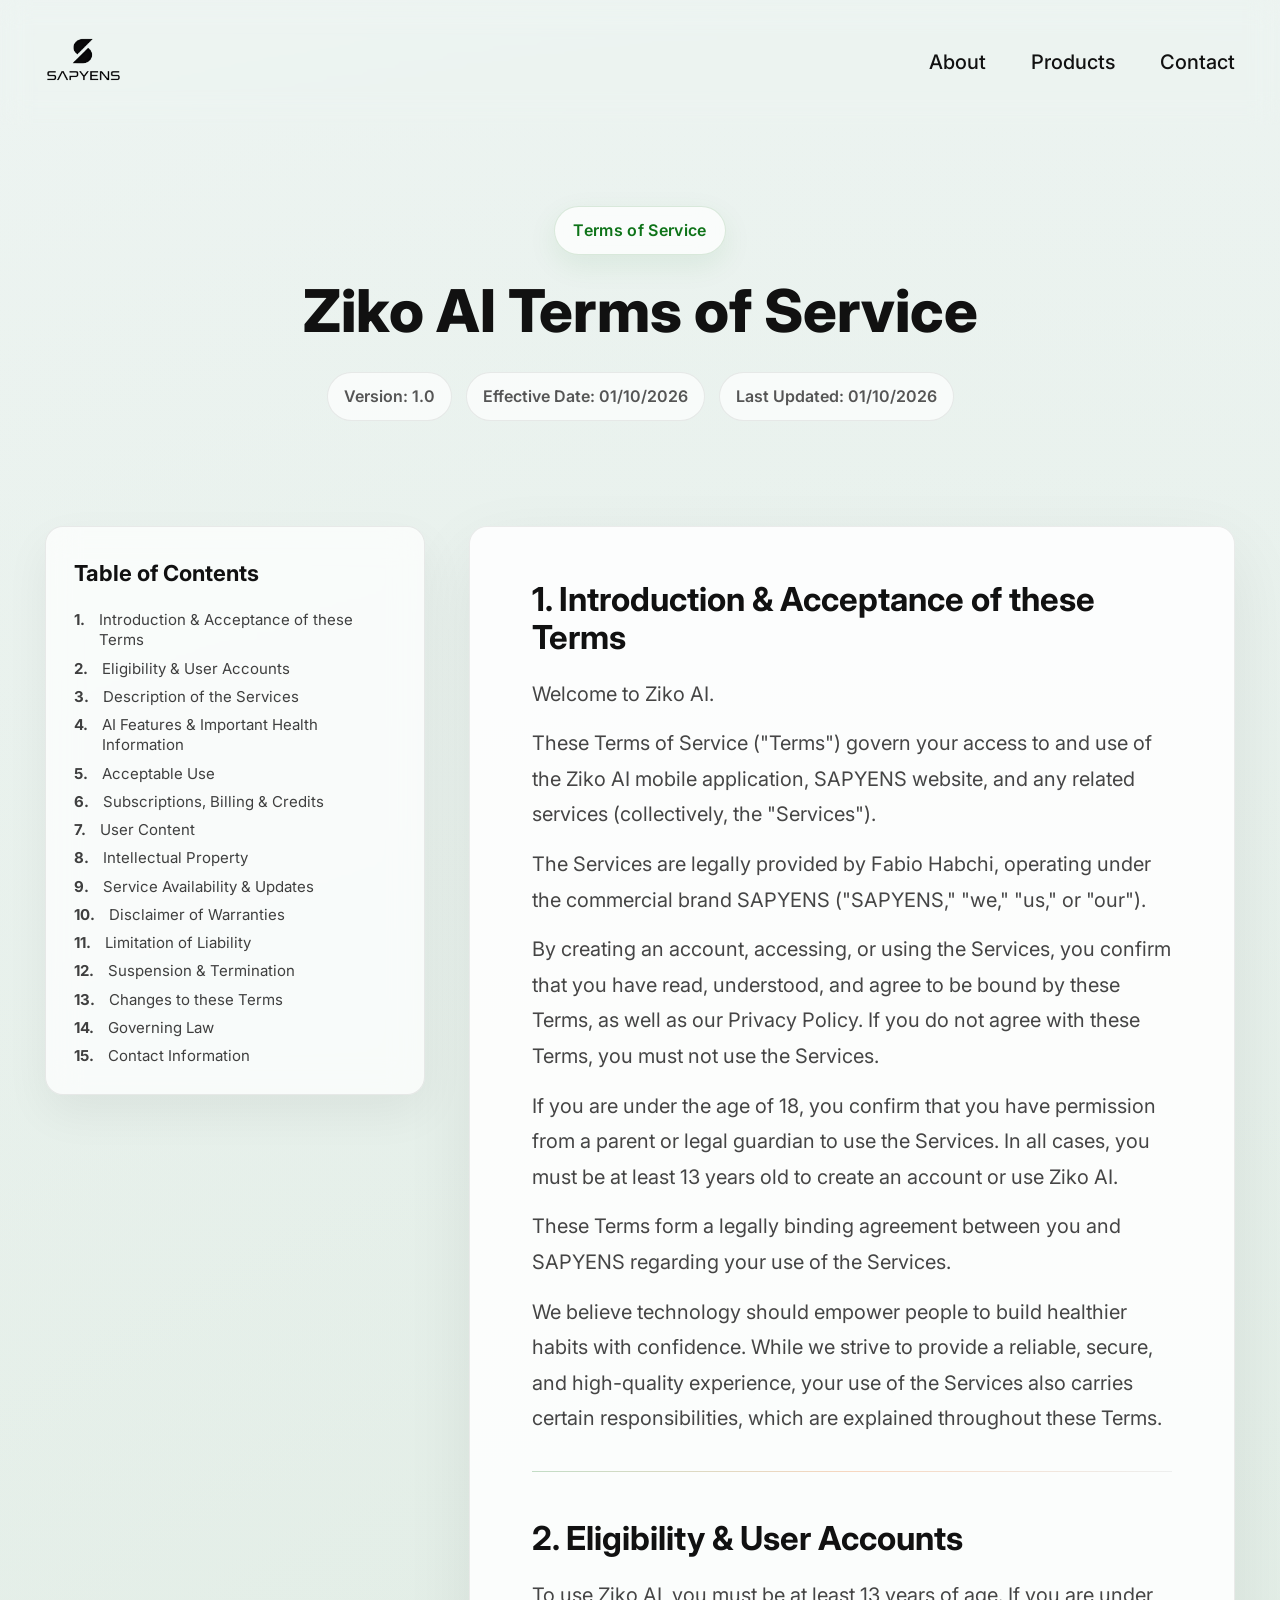
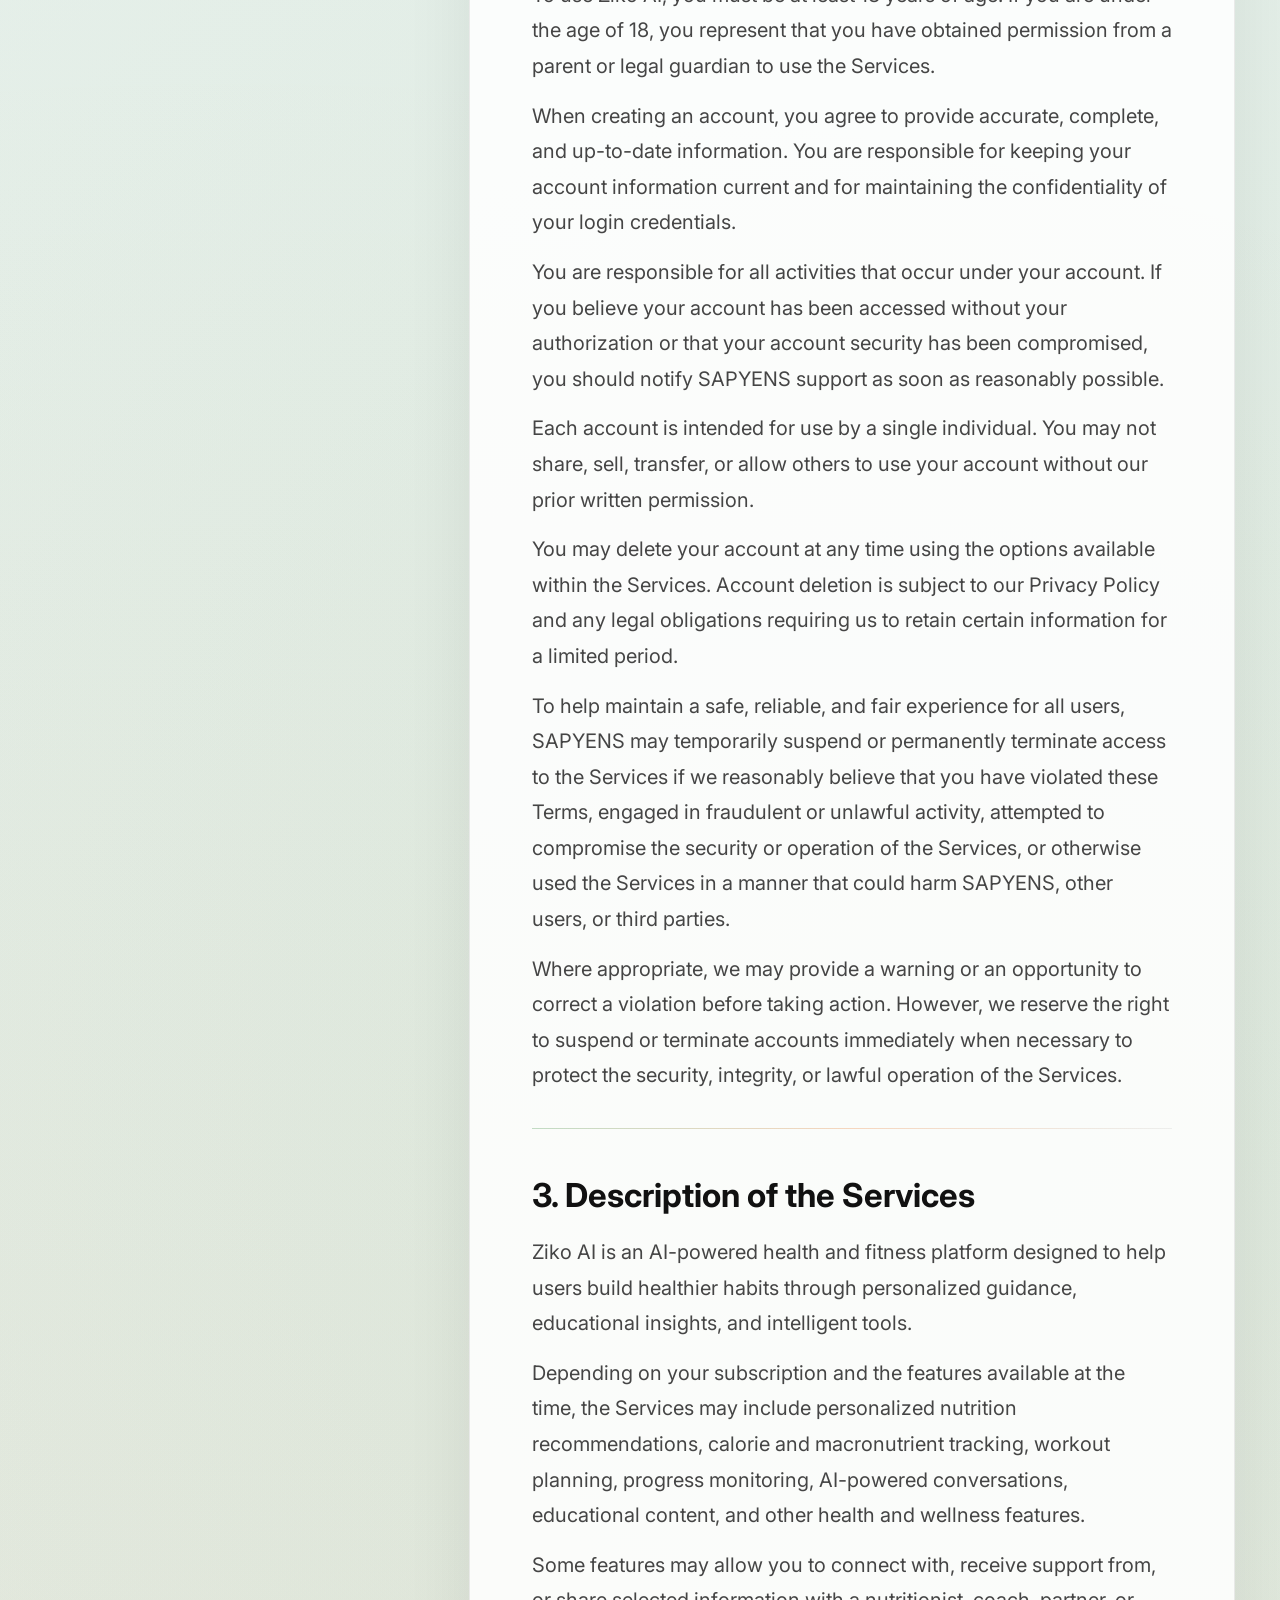
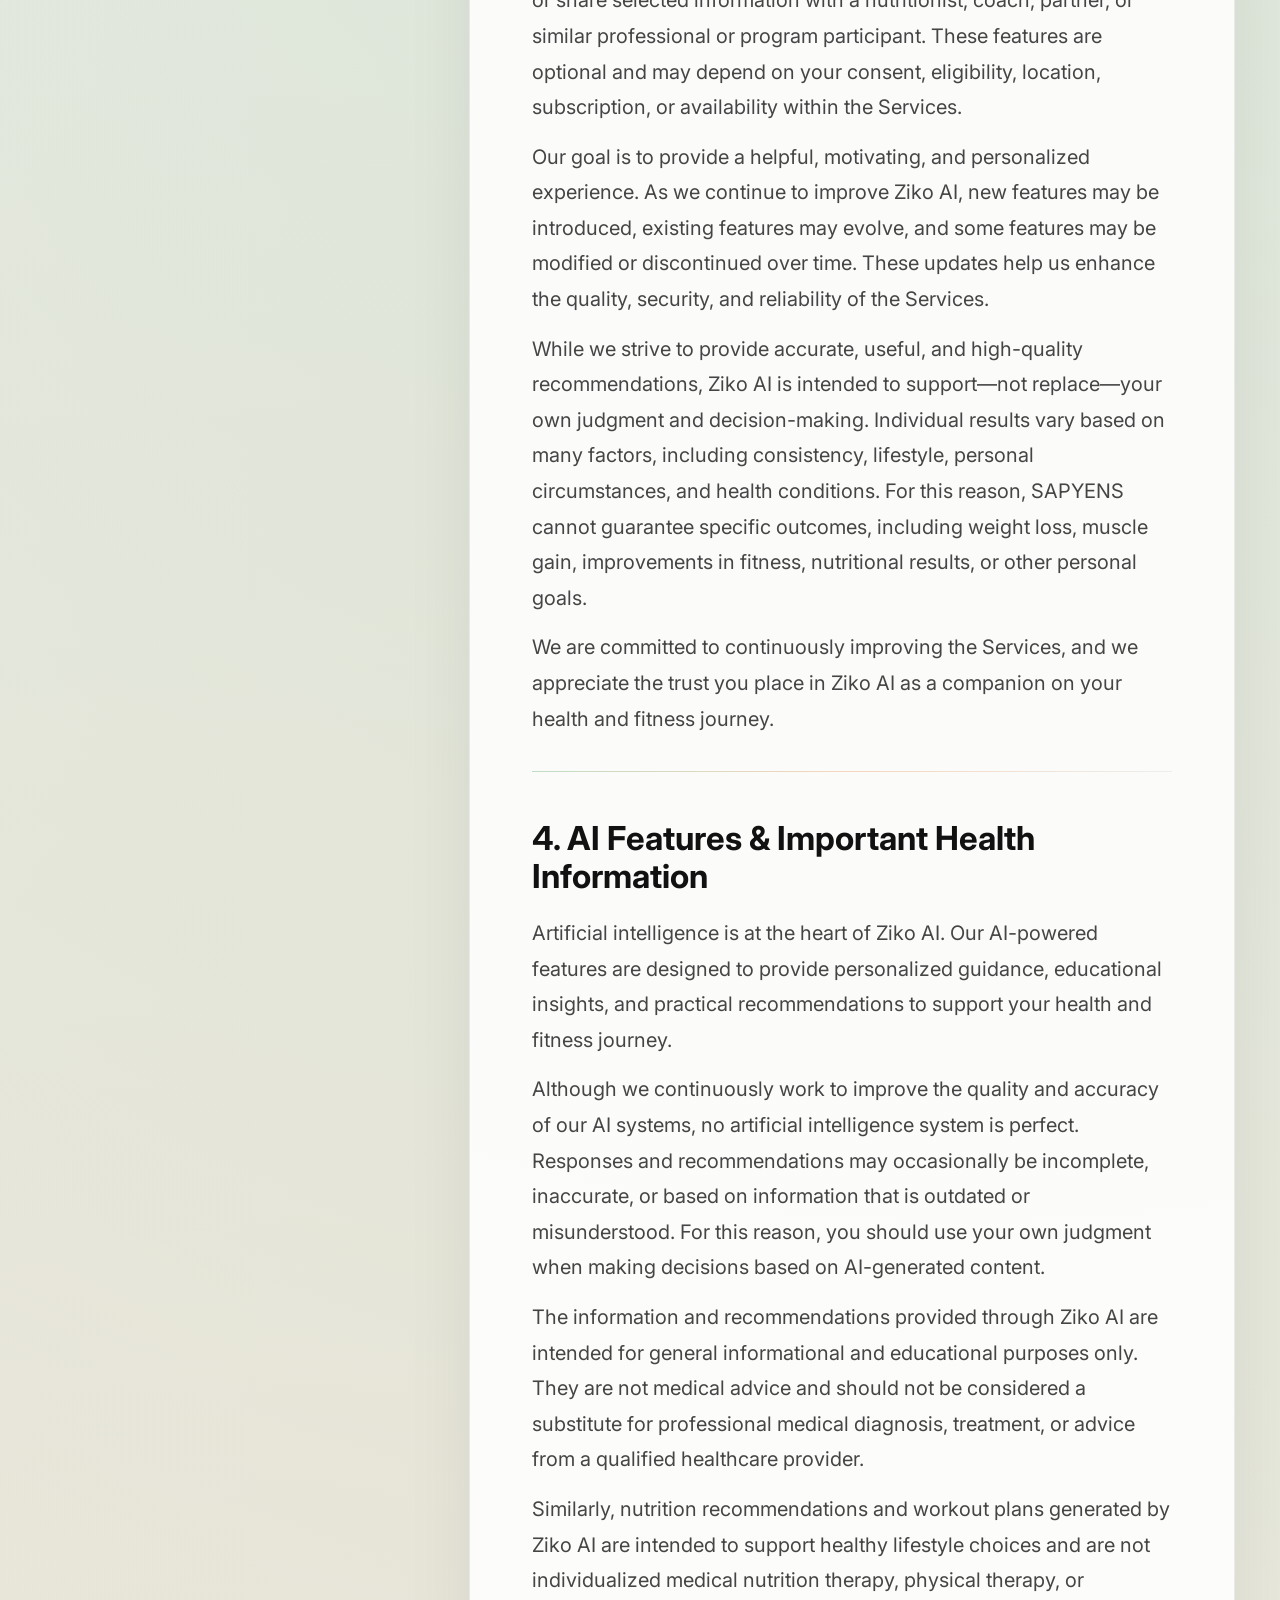
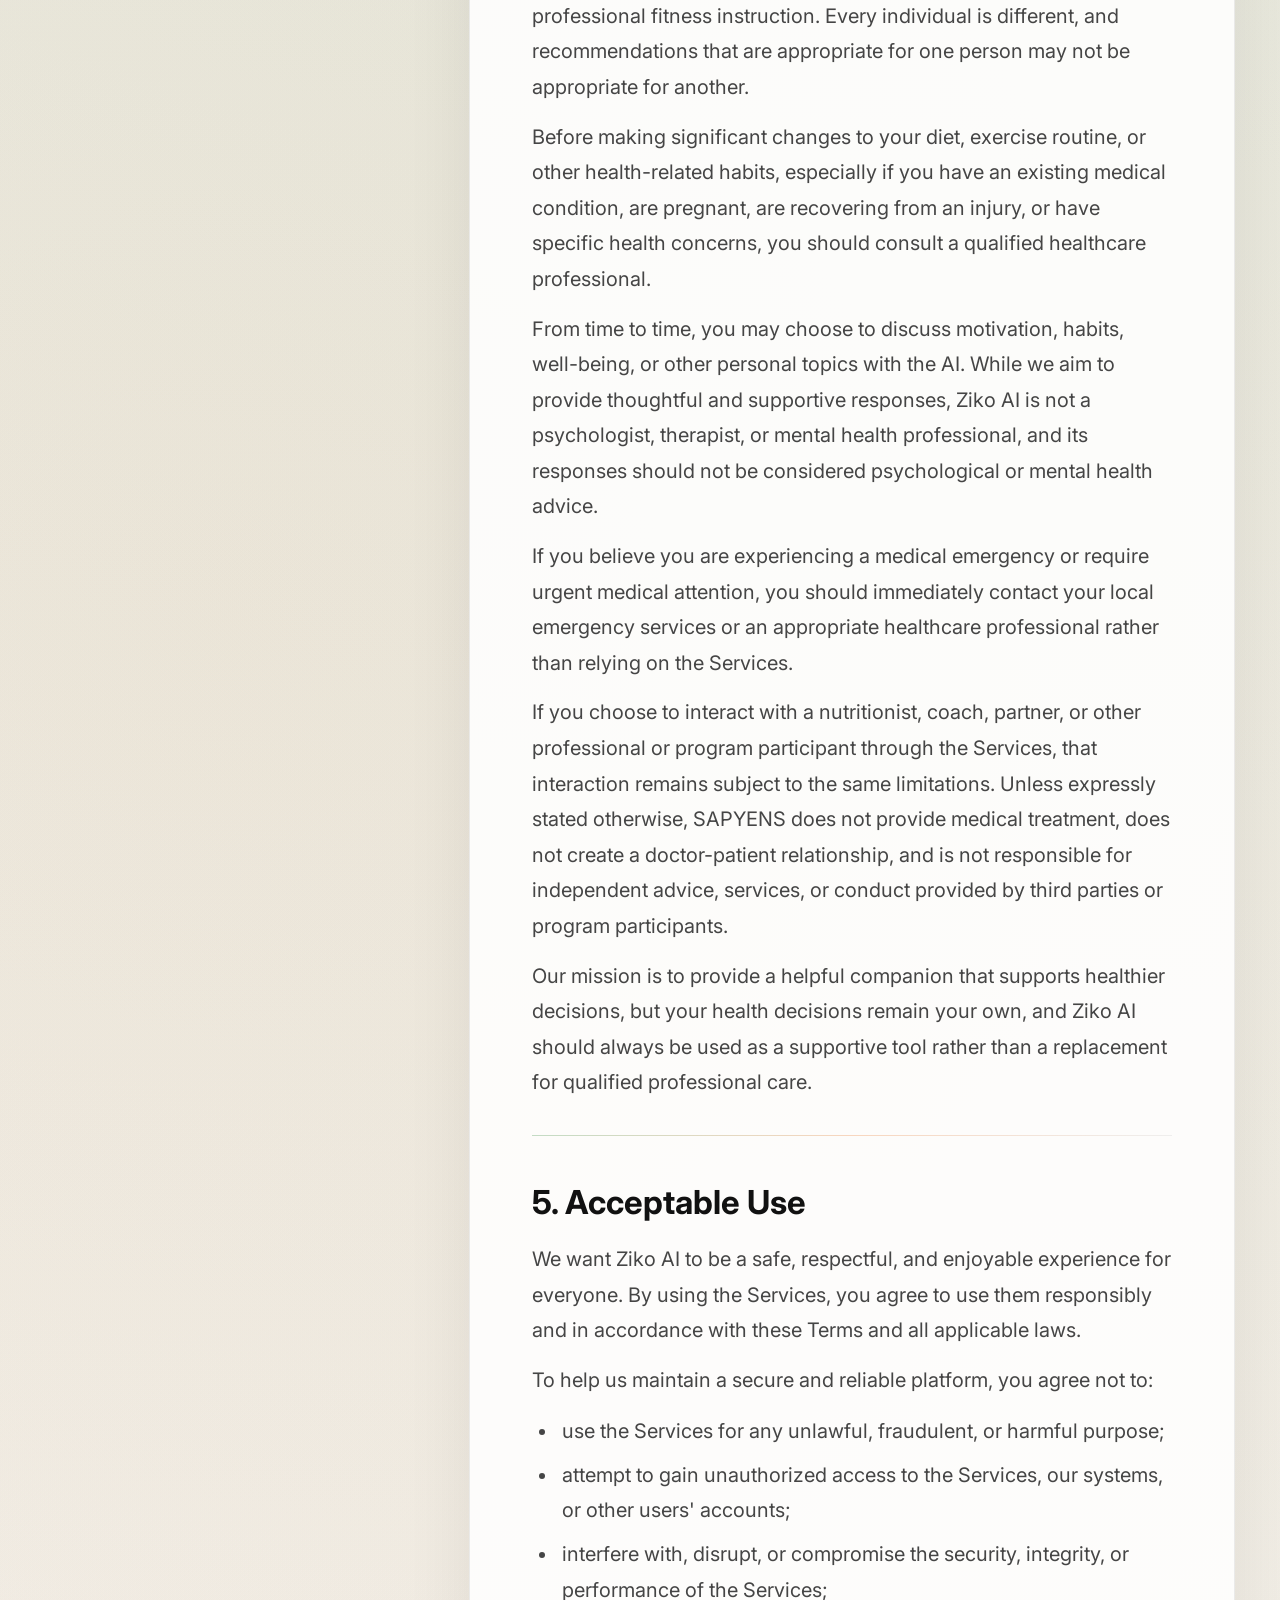
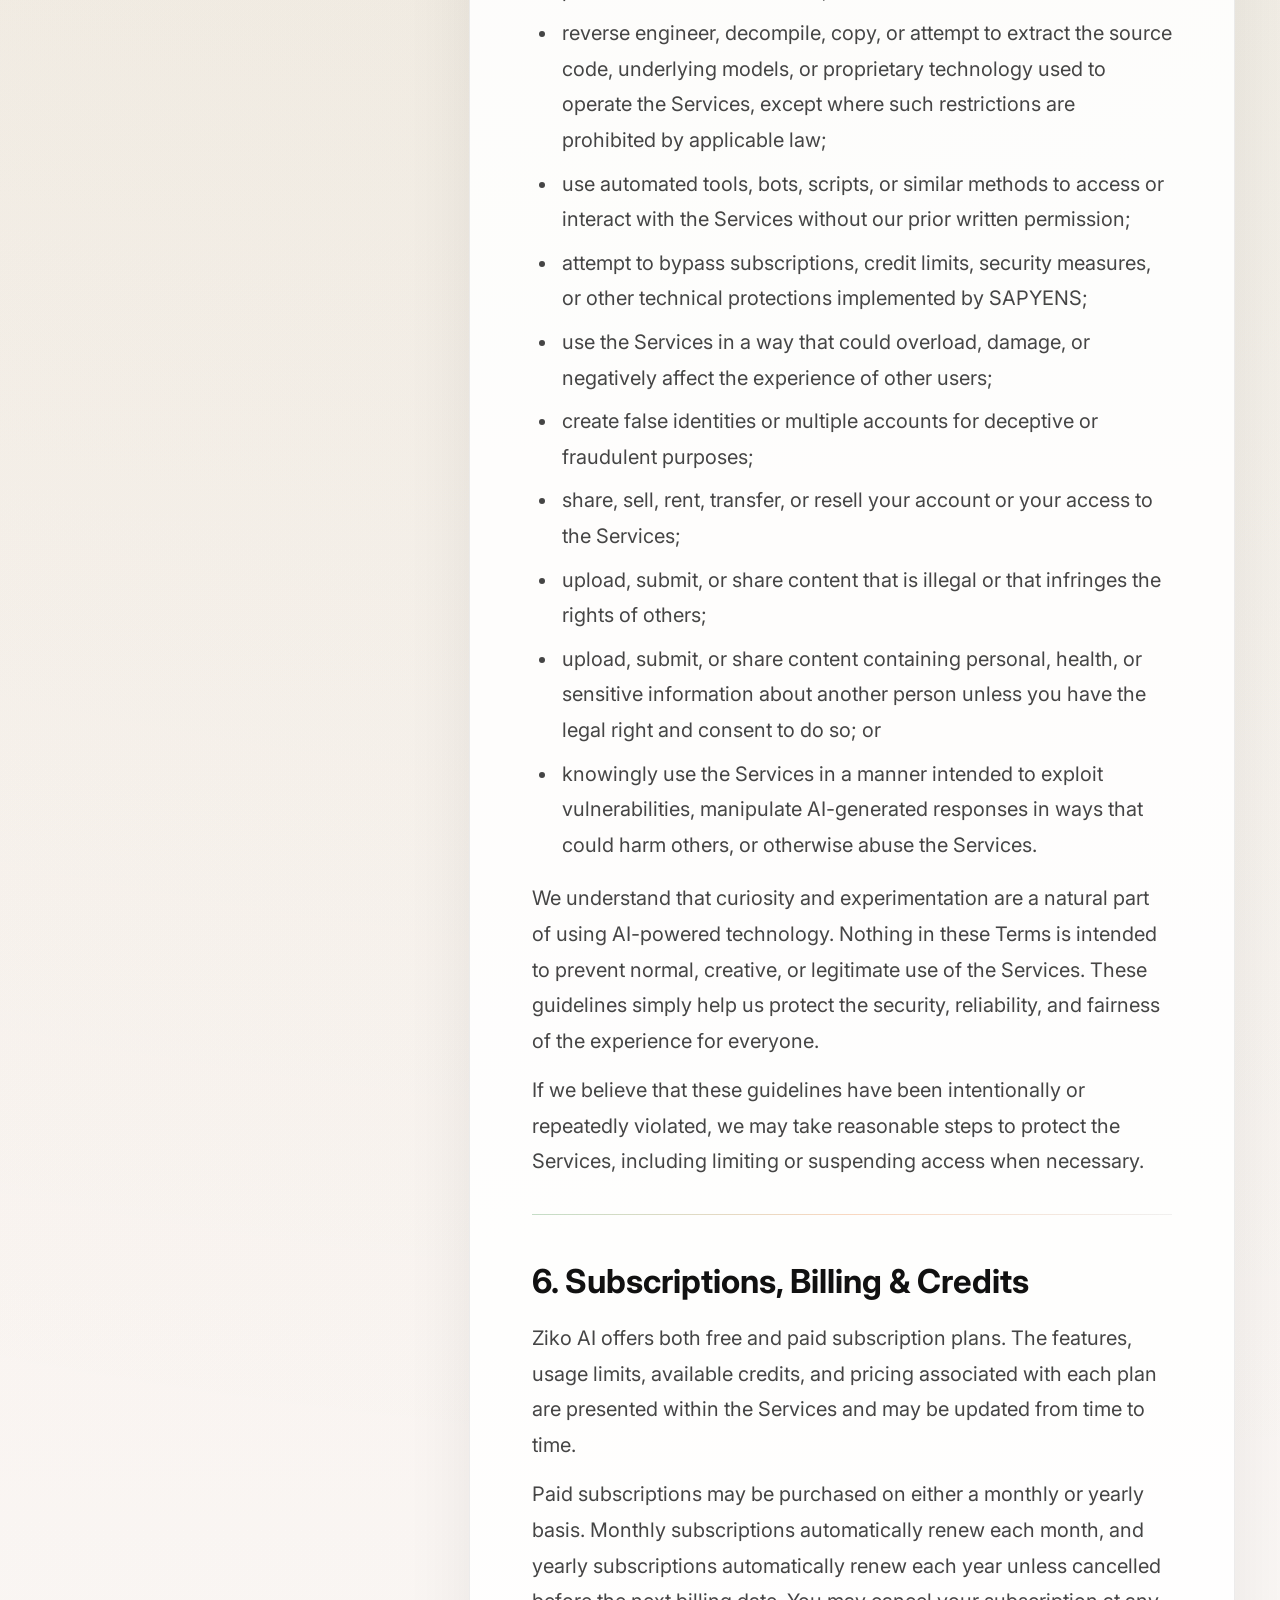
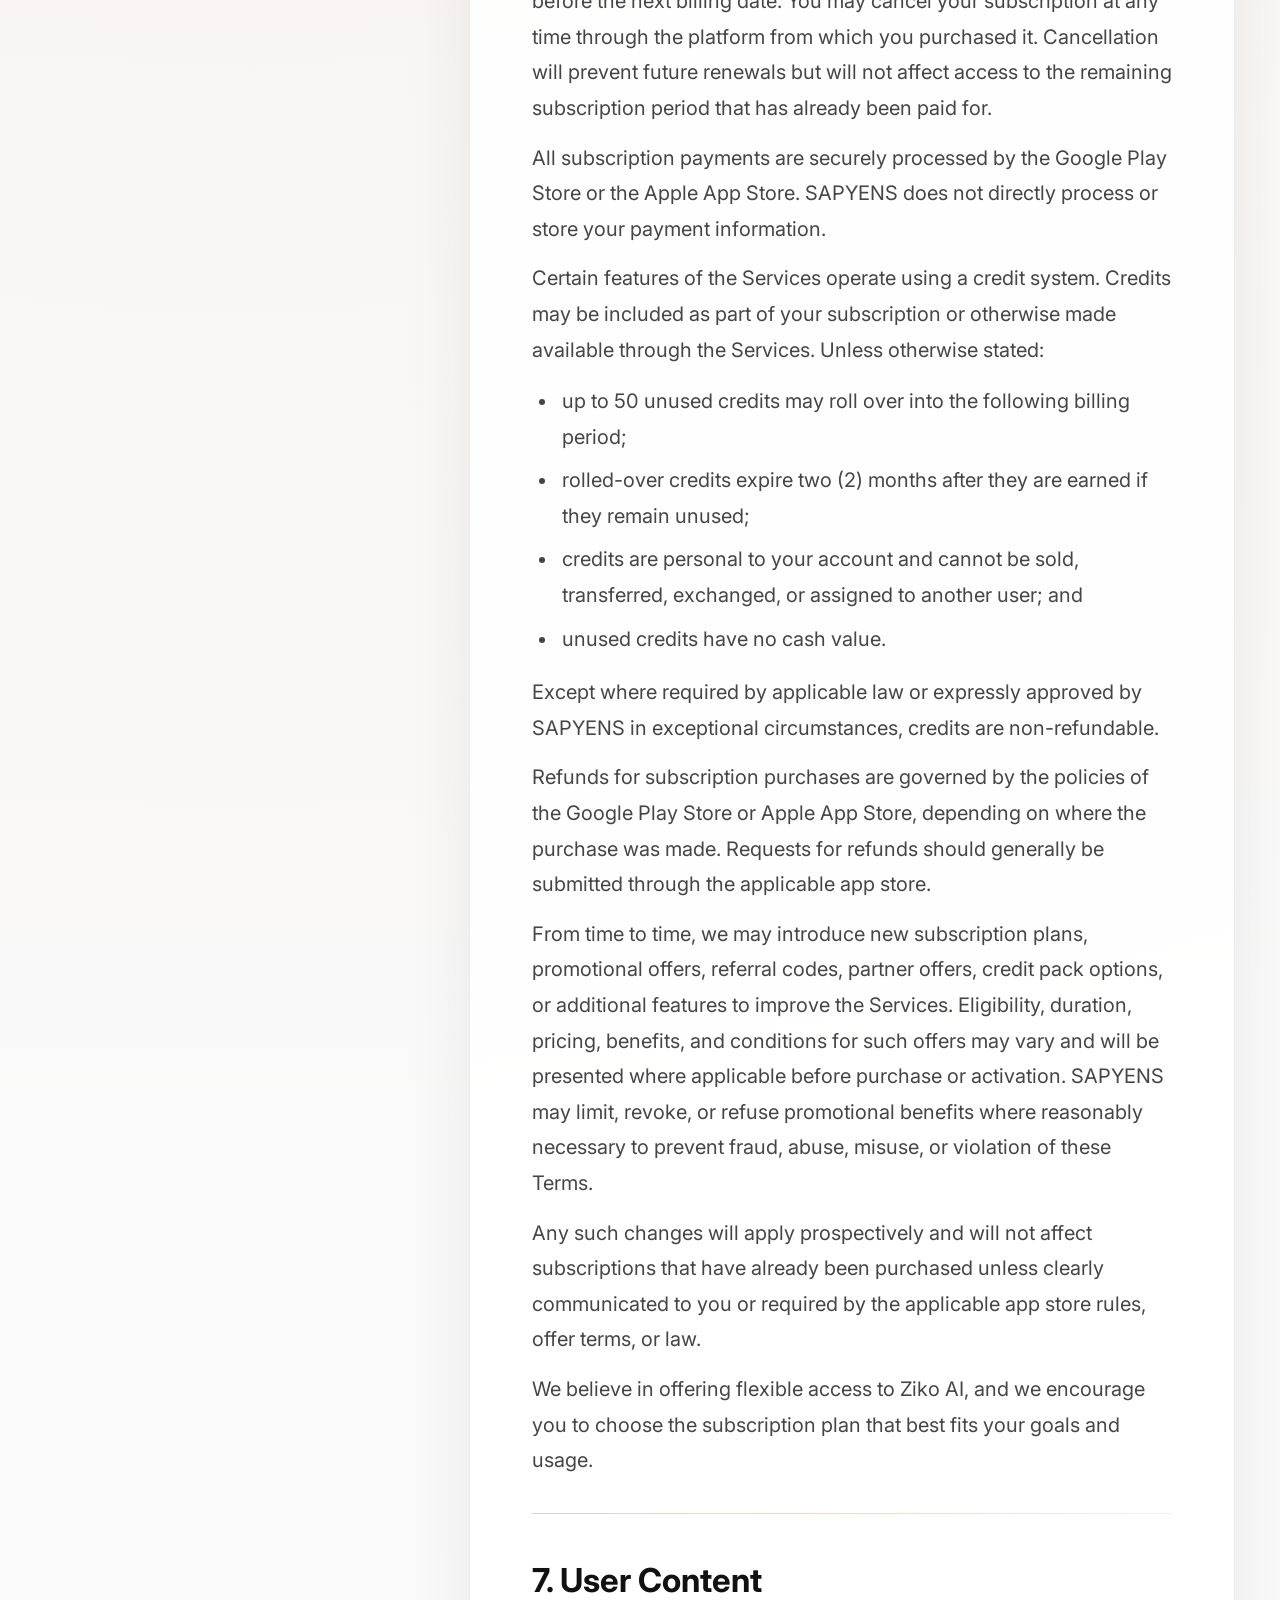
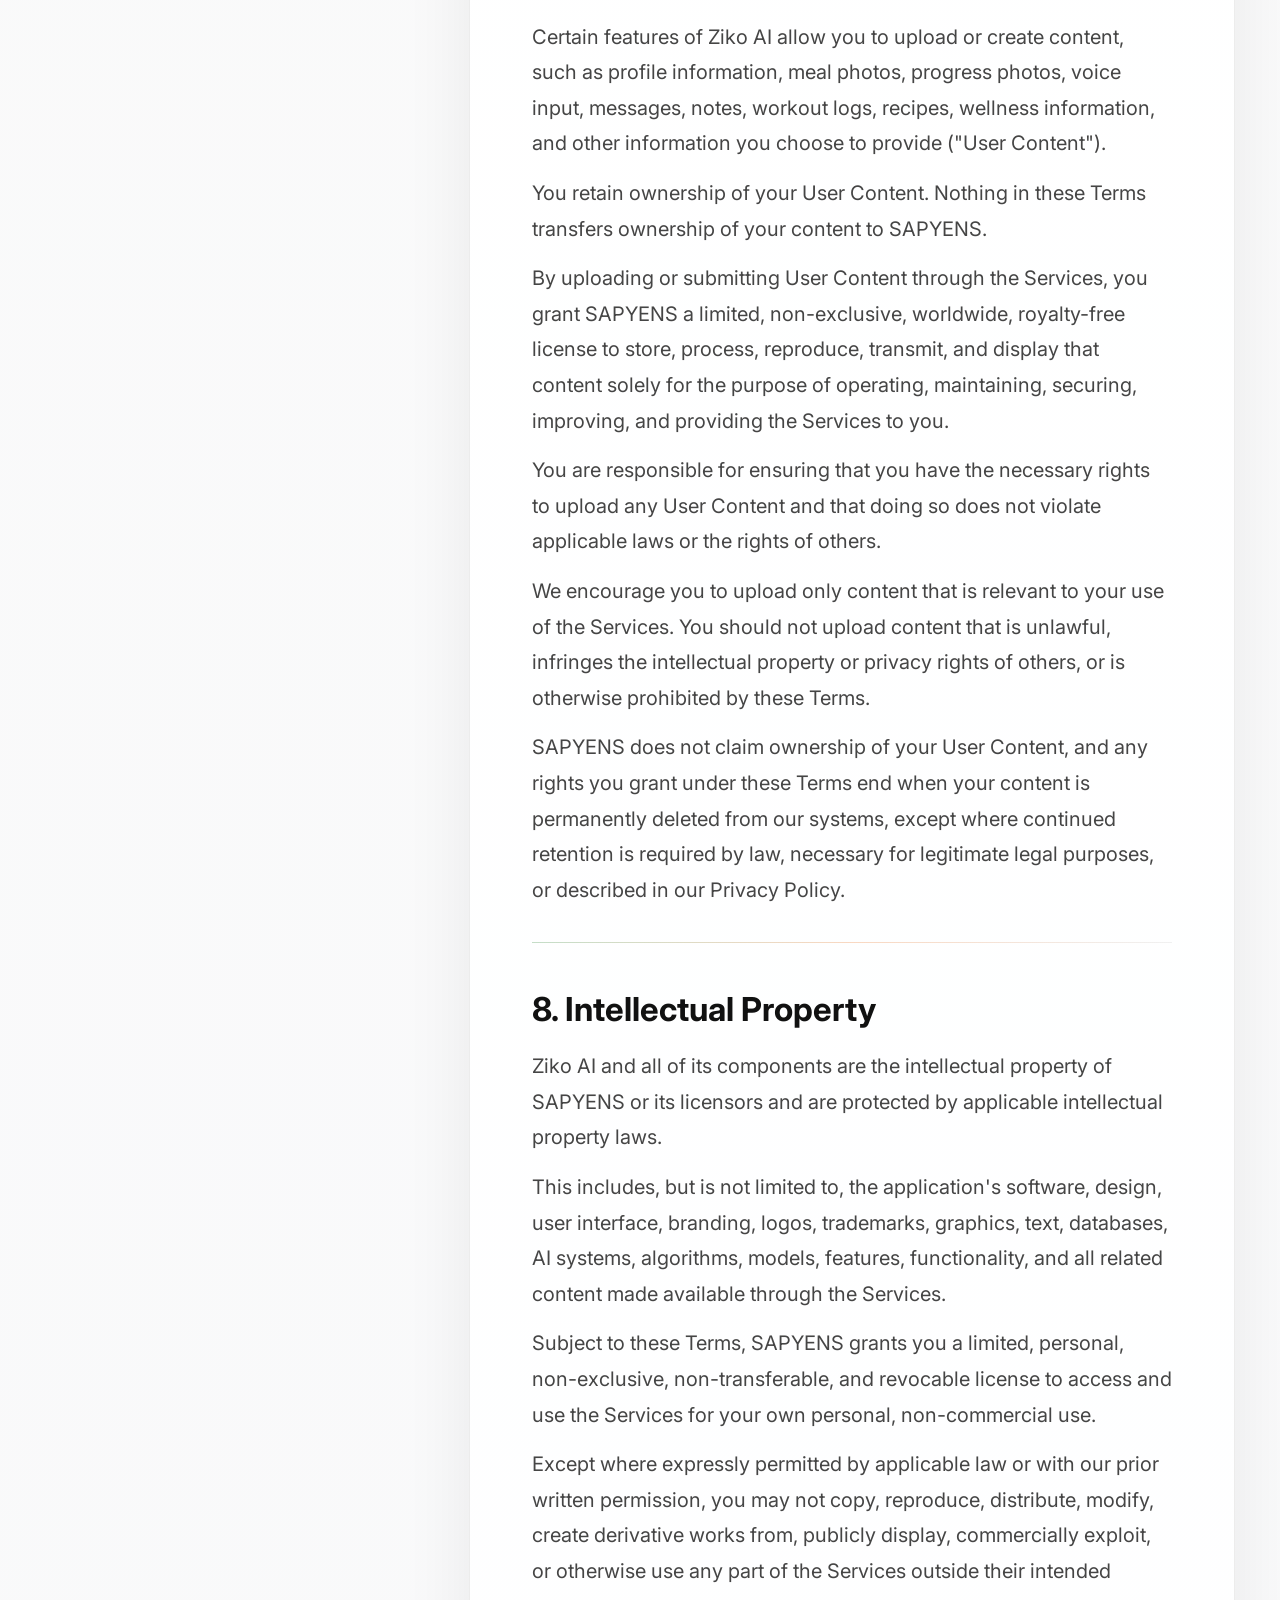
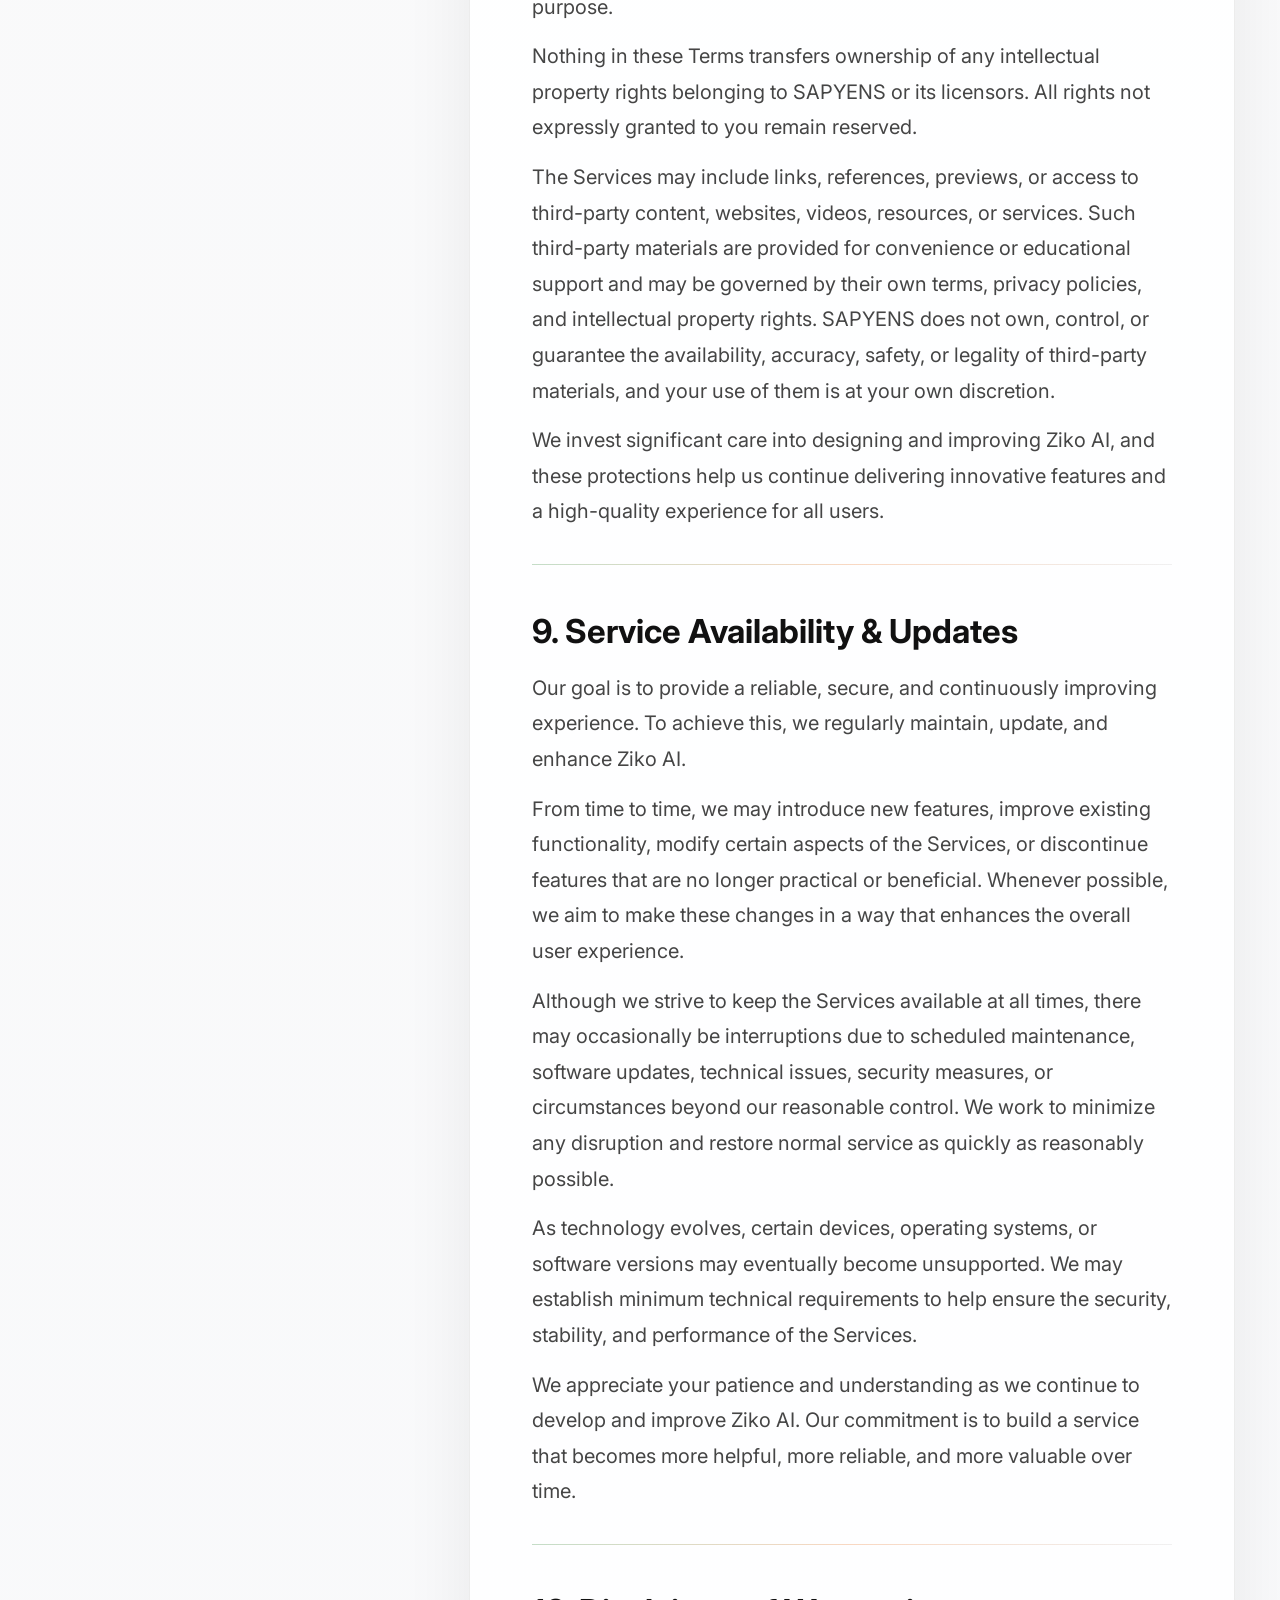
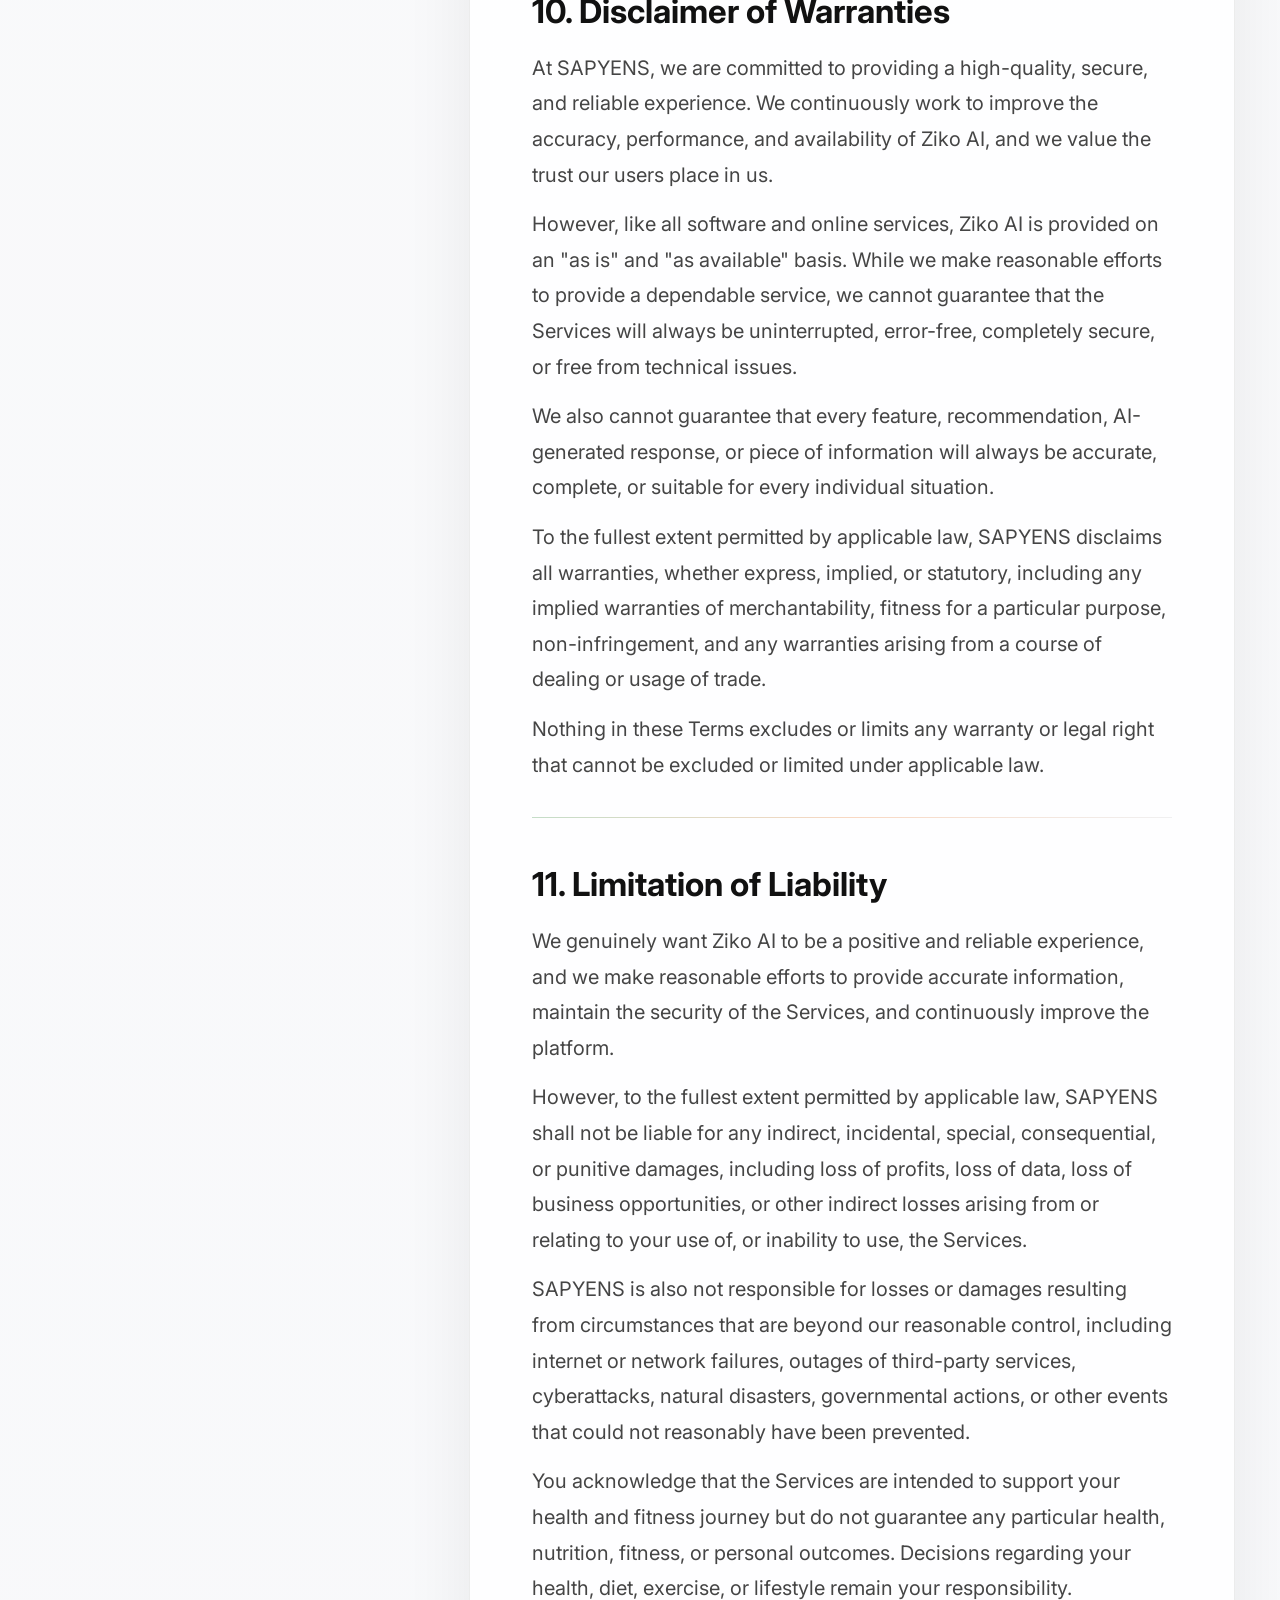
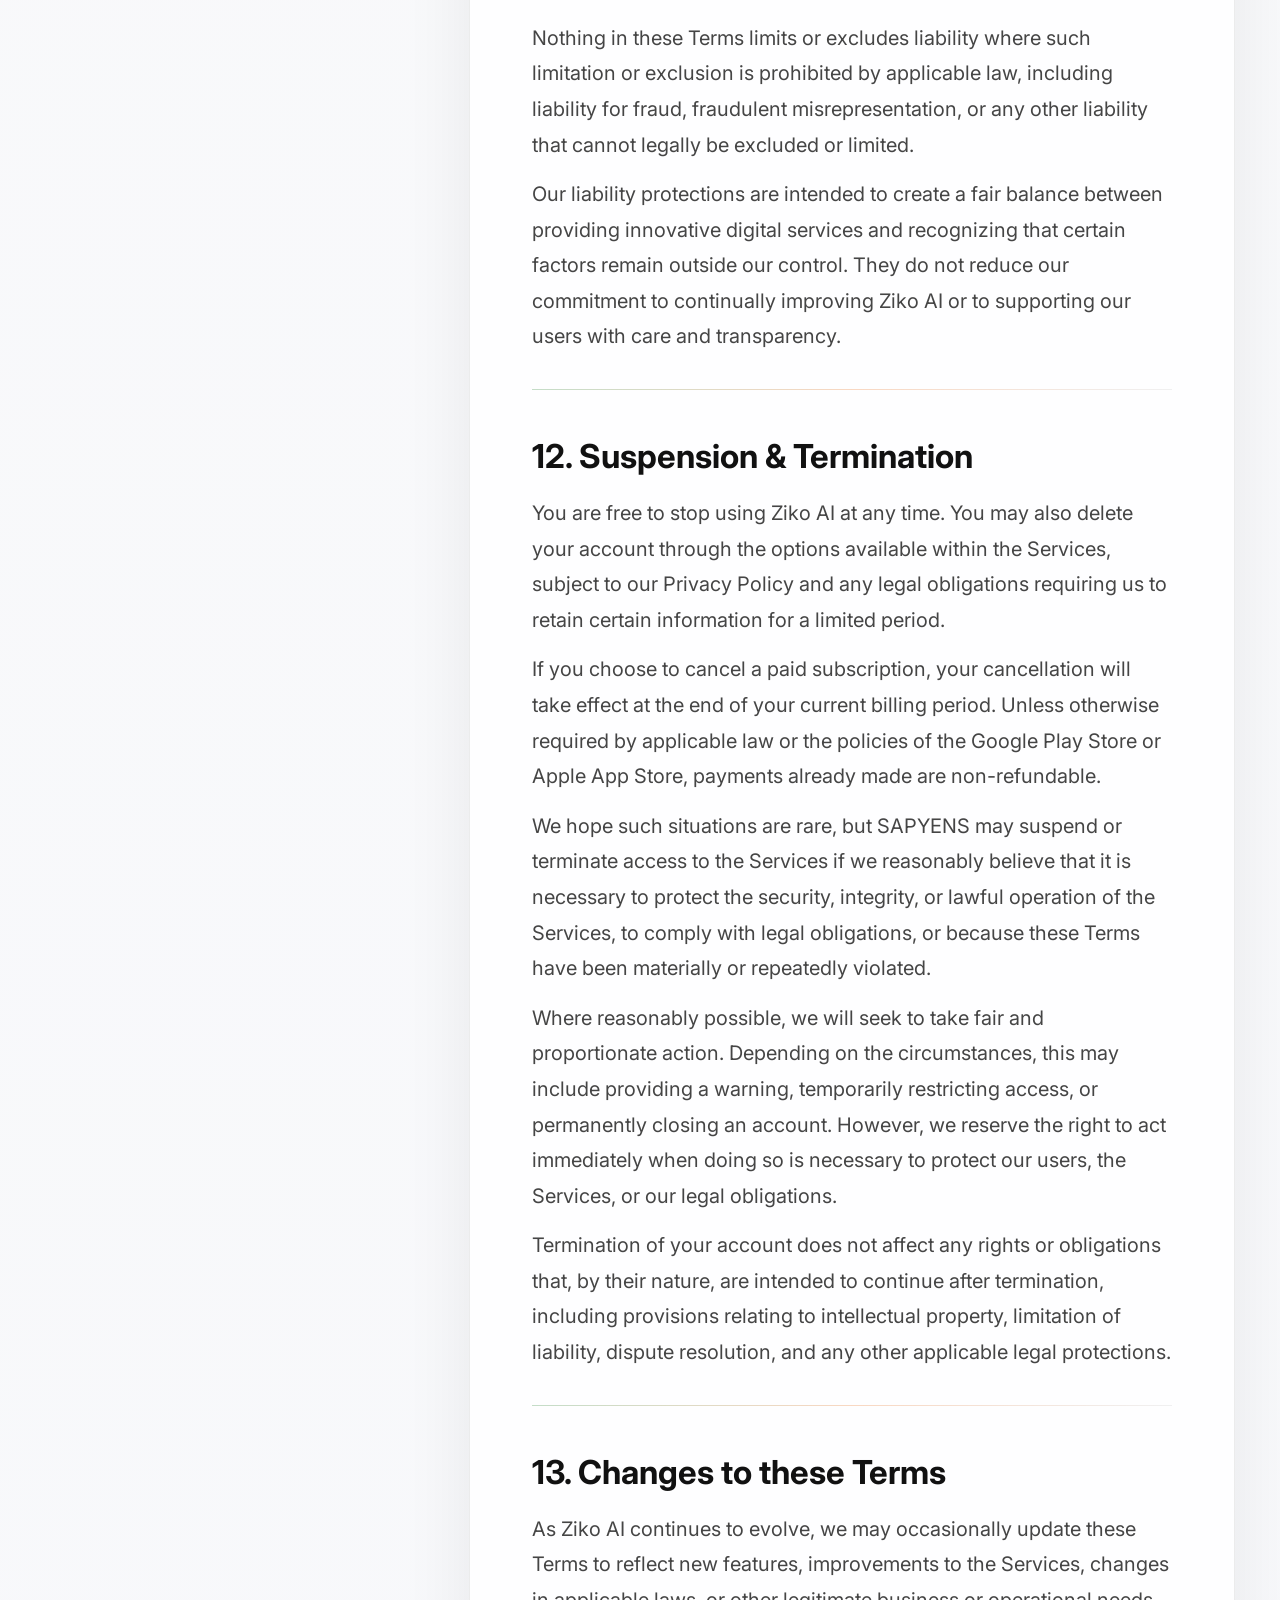
<file: terms.html>
<!DOCTYPE html>
<html lang="en">
<head>
    <meta charset="UTF-8">
    <meta name="viewport" content="width=device-width, initial-scale=1.0">
    <title>Terms of Service | Sapyens</title>
    <meta name="description" content="Ziko AI Terms of Service for Ziko AI by SAPYENS.">

    <link rel="icon" href="assets/favicon.png">

    <link rel="preconnect" href="https://fonts.googleapis.com">
    <link rel="preconnect" href="https://fonts.gstatic.com" crossorigin>
    <link href="https://fonts.googleapis.com/css2?family=Inter:wght@300;400;500;600;700;800;900&display=swap" rel="stylesheet">

    <link rel="stylesheet" href="css/style.css">
</head>
<body>

<header>
    <nav class="navbar">
        <a href="index.html" class="logo">
            <img src="assets/sapyens_logo_nobg.png" alt="Sapyens">
        </a>

        <ul class="nav-links">
            <li><a href="index.html#about">About</a></li>
            <li><a href="index.html#product">Products</a></li>
            <li><a href="mailto:support@sapyenslb.com">Contact</a></li>
        </ul>
    </nav>
</header>

<main class="legal-page">
    <section class="legal-hero">
        <p class="hero-label">Terms of Service</p>
        <h1>Ziko AI Terms of Service</h1>
        <div class="legal-meta">

<p>Version: 1.0</p>
<p>Effective Date: 01/10/2026</p>
<p>Last Updated: 01/10/2026</p>
        
        </div>
    </section>

    <section class="legal-document-shell" aria-label="Ziko AI Terms of Service content">
        <aside class="legal-toc" aria-label="Table of Contents">
            <h2>Table of Contents</h2>
            <ol>

<li class="legal-toc-item"><a href="#1-introduction-acceptance-of-these-terms"><span class="legal-toc-number">1.</span><span class="legal-toc-title">Introduction &amp; Acceptance of these Terms</span></a></li>
<li class="legal-toc-item"><a href="#2-eligibility-user-accounts"><span class="legal-toc-number">2.</span><span class="legal-toc-title">Eligibility &amp; User Accounts</span></a></li>
<li class="legal-toc-item"><a href="#3-description-of-the-services"><span class="legal-toc-number">3.</span><span class="legal-toc-title">Description of the Services</span></a></li>
<li class="legal-toc-item"><a href="#4-ai-features-important-health-information"><span class="legal-toc-number">4.</span><span class="legal-toc-title">AI Features &amp; Important Health Information</span></a></li>
<li class="legal-toc-item"><a href="#5-acceptable-use"><span class="legal-toc-number">5.</span><span class="legal-toc-title">Acceptable Use</span></a></li>
<li class="legal-toc-item"><a href="#6-subscriptions-billing-credits"><span class="legal-toc-number">6.</span><span class="legal-toc-title">Subscriptions, Billing &amp; Credits</span></a></li>
<li class="legal-toc-item"><a href="#7-user-content"><span class="legal-toc-number">7.</span><span class="legal-toc-title">User Content</span></a></li>
<li class="legal-toc-item"><a href="#8-intellectual-property"><span class="legal-toc-number">8.</span><span class="legal-toc-title">Intellectual Property</span></a></li>
<li class="legal-toc-item"><a href="#9-service-availability-updates"><span class="legal-toc-number">9.</span><span class="legal-toc-title">Service Availability &amp; Updates</span></a></li>
<li class="legal-toc-item"><a href="#10-disclaimer-of-warranties"><span class="legal-toc-number">10.</span><span class="legal-toc-title">Disclaimer of Warranties</span></a></li>
<li class="legal-toc-item"><a href="#11-limitation-of-liability"><span class="legal-toc-number">11.</span><span class="legal-toc-title">Limitation of Liability</span></a></li>
<li class="legal-toc-item"><a href="#12-suspension-termination"><span class="legal-toc-number">12.</span><span class="legal-toc-title">Suspension &amp; Termination</span></a></li>
<li class="legal-toc-item"><a href="#13-changes-to-these-terms"><span class="legal-toc-number">13.</span><span class="legal-toc-title">Changes to these Terms</span></a></li>
<li class="legal-toc-item"><a href="#14-governing-law"><span class="legal-toc-number">14.</span><span class="legal-toc-title">Governing Law</span></a></li>
<li class="legal-toc-item"><a href="#15-contact-information"><span class="legal-toc-number">15.</span><span class="legal-toc-title">Contact Information</span></a></li>
            
            </ol>
        </aside>

        <article class="legal-document">

<h2 id="1-introduction-acceptance-of-these-terms"><span>1.</span> Introduction &amp; Acceptance of these Terms</h2>
<p>Welcome to Ziko AI.</p>
<p>These Terms of Service (&quot;Terms&quot;) govern your access to and use of the Ziko AI mobile application, SAPYENS website, and any related services (collectively, the &quot;Services&quot;).</p>
<p>The Services are legally provided by Fabio Habchi, operating under the commercial brand SAPYENS (&quot;SAPYENS,&quot; &quot;we,&quot; &quot;us,&quot; or &quot;our&quot;).</p>
<p>By creating an account, accessing, or using the Services, you confirm that you have read, understood, and agree to be bound by these Terms, as well as our Privacy Policy. If you do not agree with these Terms, you must not use the Services.</p>
<p>If you are under the age of 18, you confirm that you have permission from a parent or legal guardian to use the Services. In all cases, you must be at least 13 years old to create an account or use Ziko AI.</p>
<p>These Terms form a legally binding agreement between you and SAPYENS regarding your use of the Services.</p>
<p>We believe technology should empower people to build healthier habits with confidence. While we strive to provide a reliable, secure, and high-quality experience, your use of the Services also carries certain responsibilities, which are explained throughout these Terms.</p>
<hr class="legal-divider">
<h2 id="2-eligibility-user-accounts"><span>2.</span> Eligibility &amp; User Accounts</h2>
<p>To use Ziko AI, you must be at least 13 years of age. If you are under the age of 18, you represent that you have obtained permission from a parent or legal guardian to use the Services.</p>
<p>When creating an account, you agree to provide accurate, complete, and up-to-date information. You are responsible for keeping your account information current and for maintaining the confidentiality of your login credentials.</p>
<p>You are responsible for all activities that occur under your account. If you believe your account has been accessed without your authorization or that your account security has been compromised, you should notify SAPYENS support as soon as reasonably possible.</p>
<p>Each account is intended for use by a single individual. You may not share, sell, transfer, or allow others to use your account without our prior written permission.</p>
<p>You may delete your account at any time using the options available within the Services. Account deletion is subject to our Privacy Policy and any legal obligations requiring us to retain certain information for a limited period.</p>
<p>To help maintain a safe, reliable, and fair experience for all users, SAPYENS may temporarily suspend or permanently terminate access to the Services if we reasonably believe that you have violated these Terms, engaged in fraudulent or unlawful activity, attempted to compromise the security or operation of the Services, or otherwise used the Services in a manner that could harm SAPYENS, other users, or third parties.</p>
<p>Where appropriate, we may provide a warning or an opportunity to correct a violation before taking action. However, we reserve the right to suspend or terminate accounts immediately when necessary to protect the security, integrity, or lawful operation of the Services.</p>
<hr class="legal-divider">
<h2 id="3-description-of-the-services"><span>3.</span> Description of the Services</h2>
<p>Ziko AI is an AI-powered health and fitness platform designed to help users build healthier habits through personalized guidance, educational insights, and intelligent tools.</p>
<p>Depending on your subscription and the features available at the time, the Services may include personalized nutrition recommendations, calorie and macronutrient tracking, workout planning, progress monitoring, AI-powered conversations, educational content, and other health and wellness features.</p>
<p>Some features may allow you to connect with, receive support from, or share selected information with a nutritionist, coach, partner, or similar professional or program participant. These features are optional and may depend on your consent, eligibility, location, subscription, or availability within the Services.</p>
<p>Our goal is to provide a helpful, motivating, and personalized experience. As we continue to improve Ziko AI, new features may be introduced, existing features may evolve, and some features may be modified or discontinued over time. These updates help us enhance the quality, security, and reliability of the Services.</p>
<p>While we strive to provide accurate, useful, and high-quality recommendations, Ziko AI is intended to support—not replace—your own judgment and decision-making. Individual results vary based on many factors, including consistency, lifestyle, personal circumstances, and health conditions. For this reason, SAPYENS cannot guarantee specific outcomes, including weight loss, muscle gain, improvements in fitness, nutritional results, or other personal goals.</p>
<p>We are committed to continuously improving the Services, and we appreciate the trust you place in Ziko AI as a companion on your health and fitness journey.</p>
<hr class="legal-divider">
<h2 id="4-ai-features-important-health-information"><span>4.</span> AI Features &amp; Important Health Information</h2>
<p>Artificial intelligence is at the heart of Ziko AI. Our AI-powered features are designed to provide personalized guidance, educational insights, and practical recommendations to support your health and fitness journey.</p>
<p>Although we continuously work to improve the quality and accuracy of our AI systems, no artificial intelligence system is perfect. Responses and recommendations may occasionally be incomplete, inaccurate, or based on information that is outdated or misunderstood. For this reason, you should use your own judgment when making decisions based on AI-generated content.</p>
<p>The information and recommendations provided through Ziko AI are intended for general informational and educational purposes only. They are not medical advice and should not be considered a substitute for professional medical diagnosis, treatment, or advice from a qualified healthcare provider.</p>
<p>Similarly, nutrition recommendations and workout plans generated by Ziko AI are intended to support healthy lifestyle choices and are not individualized medical nutrition therapy, physical therapy, or professional fitness instruction. Every individual is different, and recommendations that are appropriate for one person may not be appropriate for another.</p>
<p>Before making significant changes to your diet, exercise routine, or other health-related habits, especially if you have an existing medical condition, are pregnant, are recovering from an injury, or have specific health concerns, you should consult a qualified healthcare professional.</p>
<p>From time to time, you may choose to discuss motivation, habits, well-being, or other personal topics with the AI. While we aim to provide thoughtful and supportive responses, Ziko AI is not a psychologist, therapist, or mental health professional, and its responses should not be considered psychological or mental health advice.</p>
<p>If you believe you are experiencing a medical emergency or require urgent medical attention, you should immediately contact your local emergency services or an appropriate healthcare professional rather than relying on the Services.</p>
<p>If you choose to interact with a nutritionist, coach, partner, or other professional or program participant through the Services, that interaction remains subject to the same limitations. Unless expressly stated otherwise, SAPYENS does not provide medical treatment, does not create a doctor-patient relationship, and is not responsible for independent advice, services, or conduct provided by third parties or program participants.</p>
<p>Our mission is to provide a helpful companion that supports healthier decisions, but your health decisions remain your own, and Ziko AI should always be used as a supportive tool rather than a replacement for qualified professional care.</p>
<hr class="legal-divider">
<h2 id="5-acceptable-use"><span>5.</span> Acceptable Use</h2>
<p>We want Ziko AI to be a safe, respectful, and enjoyable experience for everyone. By using the Services, you agree to use them responsibly and in accordance with these Terms and all applicable laws.</p>
<p>To help us maintain a secure and reliable platform, you agree not to:</p>
<ul>
<li>use the Services for any unlawful, fraudulent, or harmful purpose;</li>
<li>attempt to gain unauthorized access to the Services, our systems, or other users&#x27; accounts;</li>
<li>interfere with, disrupt, or compromise the security, integrity, or performance of the Services;</li>
<li>reverse engineer, decompile, copy, or attempt to extract the source code, underlying models, or proprietary technology used to operate the Services, except where such restrictions are prohibited by applicable law;</li>
<li>use automated tools, bots, scripts, or similar methods to access or interact with the Services without our prior written permission;</li>
<li>attempt to bypass subscriptions, credit limits, security measures, or other technical protections implemented by SAPYENS;</li>
<li>use the Services in a way that could overload, damage, or negatively affect the experience of other users;</li>
<li>create false identities or multiple accounts for deceptive or fraudulent purposes;</li>
<li>share, sell, rent, transfer, or resell your account or your access to the Services;</li>
<li>upload, submit, or share content that is illegal or that infringes the rights of others;</li>
<li>upload, submit, or share content containing personal, health, or sensitive information about another person unless you have the legal right and consent to do so; or</li>
<li>knowingly use the Services in a manner intended to exploit vulnerabilities, manipulate AI-generated responses in ways that could harm others, or otherwise abuse the Services.</li>
</ul>
<p>We understand that curiosity and experimentation are a natural part of using AI-powered technology. Nothing in these Terms is intended to prevent normal, creative, or legitimate use of the Services. These guidelines simply help us protect the security, reliability, and fairness of the experience for everyone.</p>
<p>If we believe that these guidelines have been intentionally or repeatedly violated, we may take reasonable steps to protect the Services, including limiting or suspending access when necessary.</p>
<hr class="legal-divider">
<h2 id="6-subscriptions-billing-credits"><span>6.</span> Subscriptions, Billing &amp; Credits</h2>
<p>Ziko AI offers both free and paid subscription plans. The features, usage limits, available credits, and pricing associated with each plan are presented within the Services and may be updated from time to time.</p>
<p>Paid subscriptions may be purchased on either a monthly or yearly basis. Monthly subscriptions automatically renew each month, and yearly subscriptions automatically renew each year unless cancelled before the next billing date. You may cancel your subscription at any time through the platform from which you purchased it. Cancellation will prevent future renewals but will not affect access to the remaining subscription period that has already been paid for.</p>
<p>All subscription payments are securely processed by the Google Play Store or the Apple App Store. SAPYENS does not directly process or store your payment information.</p>
<p>Certain features of the Services operate using a credit system. Credits may be included as part of your subscription or otherwise made available through the Services. Unless otherwise stated:</p>
<ul>
<li>up to 50 unused credits may roll over into the following billing period;</li>
<li>rolled-over credits expire two (2) months after they are earned if they remain unused;</li>
<li>credits are personal to your account and cannot be sold, transferred, exchanged, or assigned to another user; and</li>
<li>unused credits have no cash value.</li>
</ul>
<p>Except where required by applicable law or expressly approved by SAPYENS in exceptional circumstances, credits are non-refundable.</p>
<p>Refunds for subscription purchases are governed by the policies of the Google Play Store or Apple App Store, depending on where the purchase was made. Requests for refunds should generally be submitted through the applicable app store.</p>
<p>From time to time, we may introduce new subscription plans, promotional offers, referral codes, partner offers, credit pack options, or additional features to improve the Services. Eligibility, duration, pricing, benefits, and conditions for such offers may vary and will be presented where applicable before purchase or activation. SAPYENS may limit, revoke, or refuse promotional benefits where reasonably necessary to prevent fraud, abuse, misuse, or violation of these Terms.</p>
<p>Any such changes will apply prospectively and will not affect subscriptions that have already been purchased unless clearly communicated to you or required by the applicable app store rules, offer terms, or law.</p>
<p>We believe in offering flexible access to Ziko AI, and we encourage you to choose the subscription plan that best fits your goals and usage.</p>
<hr class="legal-divider">
<h2 id="7-user-content"><span>7.</span> User Content</h2>
<p>Certain features of Ziko AI allow you to upload or create content, such as profile information, meal photos, progress photos, voice input, messages, notes, workout logs, recipes, wellness information, and other information you choose to provide (&quot;User Content&quot;).</p>
<p>You retain ownership of your User Content. Nothing in these Terms transfers ownership of your content to SAPYENS.</p>
<p>By uploading or submitting User Content through the Services, you grant SAPYENS a limited, non-exclusive, worldwide, royalty-free license to store, process, reproduce, transmit, and display that content solely for the purpose of operating, maintaining, securing, improving, and providing the Services to you.</p>
<p>You are responsible for ensuring that you have the necessary rights to upload any User Content and that doing so does not violate applicable laws or the rights of others.</p>
<p>We encourage you to upload only content that is relevant to your use of the Services. You should not upload content that is unlawful, infringes the intellectual property or privacy rights of others, or is otherwise prohibited by these Terms.</p>
<p>SAPYENS does not claim ownership of your User Content, and any rights you grant under these Terms end when your content is permanently deleted from our systems, except where continued retention is required by law, necessary for legitimate legal purposes, or described in our Privacy Policy.</p>
<hr class="legal-divider">
<h2 id="8-intellectual-property"><span>8.</span> Intellectual Property</h2>
<p>Ziko AI and all of its components are the intellectual property of SAPYENS or its licensors and are protected by applicable intellectual property laws.</p>
<p>This includes, but is not limited to, the application&#x27;s software, design, user interface, branding, logos, trademarks, graphics, text, databases, AI systems, algorithms, models, features, functionality, and all related content made available through the Services.</p>
<p>Subject to these Terms, SAPYENS grants you a limited, personal, non-exclusive, non-transferable, and revocable license to access and use the Services for your own personal, non-commercial use.</p>
<p>Except where expressly permitted by applicable law or with our prior written permission, you may not copy, reproduce, distribute, modify, create derivative works from, publicly display, commercially exploit, or otherwise use any part of the Services outside their intended purpose.</p>
<p>Nothing in these Terms transfers ownership of any intellectual property rights belonging to SAPYENS or its licensors. All rights not expressly granted to you remain reserved.</p>
<p>The Services may include links, references, previews, or access to third-party content, websites, videos, resources, or services. Such third-party materials are provided for convenience or educational support and may be governed by their own terms, privacy policies, and intellectual property rights. SAPYENS does not own, control, or guarantee the availability, accuracy, safety, or legality of third-party materials, and your use of them is at your own discretion.</p>
<p>We invest significant care into designing and improving Ziko AI, and these protections help us continue delivering innovative features and a high-quality experience for all users.</p>
<hr class="legal-divider">
<h2 id="9-service-availability-updates"><span>9.</span> Service Availability &amp; Updates</h2>
<p>Our goal is to provide a reliable, secure, and continuously improving experience. To achieve this, we regularly maintain, update, and enhance Ziko AI.</p>
<p>From time to time, we may introduce new features, improve existing functionality, modify certain aspects of the Services, or discontinue features that are no longer practical or beneficial. Whenever possible, we aim to make these changes in a way that enhances the overall user experience.</p>
<p>Although we strive to keep the Services available at all times, there may occasionally be interruptions due to scheduled maintenance, software updates, technical issues, security measures, or circumstances beyond our reasonable control. We work to minimize any disruption and restore normal service as quickly as reasonably possible.</p>
<p>As technology evolves, certain devices, operating systems, or software versions may eventually become unsupported. We may establish minimum technical requirements to help ensure the security, stability, and performance of the Services.</p>
<p>We appreciate your patience and understanding as we continue to develop and improve Ziko AI. Our commitment is to build a service that becomes more helpful, more reliable, and more valuable over time.</p>
<hr class="legal-divider">
<h2 id="10-disclaimer-of-warranties"><span>10.</span> Disclaimer of Warranties</h2>
<p>At SAPYENS, we are committed to providing a high-quality, secure, and reliable experience. We continuously work to improve the accuracy, performance, and availability of Ziko AI, and we value the trust our users place in us.</p>
<p>However, like all software and online services, Ziko AI is provided on an &quot;as is&quot; and &quot;as available&quot; basis. While we make reasonable efforts to provide a dependable service, we cannot guarantee that the Services will always be uninterrupted, error-free, completely secure, or free from technical issues.</p>
<p>We also cannot guarantee that every feature, recommendation, AI-generated response, or piece of information will always be accurate, complete, or suitable for every individual situation.</p>
<p>To the fullest extent permitted by applicable law, SAPYENS disclaims all warranties, whether express, implied, or statutory, including any implied warranties of merchantability, fitness for a particular purpose, non-infringement, and any warranties arising from a course of dealing or usage of trade.</p>
<p>Nothing in these Terms excludes or limits any warranty or legal right that cannot be excluded or limited under applicable law.</p>
<hr class="legal-divider">
<h2 id="11-limitation-of-liability"><span>11.</span> Limitation of Liability</h2>
<p>We genuinely want Ziko AI to be a positive and reliable experience, and we make reasonable efforts to provide accurate information, maintain the security of the Services, and continuously improve the platform.</p>
<p>However, to the fullest extent permitted by applicable law, SAPYENS shall not be liable for any indirect, incidental, special, consequential, or punitive damages, including loss of profits, loss of data, loss of business opportunities, or other indirect losses arising from or relating to your use of, or inability to use, the Services.</p>
<p>SAPYENS is also not responsible for losses or damages resulting from circumstances that are beyond our reasonable control, including internet or network failures, outages of third-party services, cyberattacks, natural disasters, governmental actions, or other events that could not reasonably have been prevented.</p>
<p>You acknowledge that the Services are intended to support your health and fitness journey but do not guarantee any particular health, nutrition, fitness, or personal outcomes. Decisions regarding your health, diet, exercise, or lifestyle remain your responsibility.</p>
<p>Nothing in these Terms limits or excludes liability where such limitation or exclusion is prohibited by applicable law, including liability for fraud, fraudulent misrepresentation, or any other liability that cannot legally be excluded or limited.</p>
<p>Our liability protections are intended to create a fair balance between providing innovative digital services and recognizing that certain factors remain outside our control. They do not reduce our commitment to continually improving Ziko AI or to supporting our users with care and transparency.</p>
<hr class="legal-divider">
<h2 id="12-suspension-termination"><span>12.</span> Suspension &amp; Termination</h2>
<p>You are free to stop using Ziko AI at any time. You may also delete your account through the options available within the Services, subject to our Privacy Policy and any legal obligations requiring us to retain certain information for a limited period.</p>
<p>If you choose to cancel a paid subscription, your cancellation will take effect at the end of your current billing period. Unless otherwise required by applicable law or the policies of the Google Play Store or Apple App Store, payments already made are non-refundable.</p>
<p>We hope such situations are rare, but SAPYENS may suspend or terminate access to the Services if we reasonably believe that it is necessary to protect the security, integrity, or lawful operation of the Services, to comply with legal obligations, or because these Terms have been materially or repeatedly violated.</p>
<p>Where reasonably possible, we will seek to take fair and proportionate action. Depending on the circumstances, this may include providing a warning, temporarily restricting access, or permanently closing an account. However, we reserve the right to act immediately when doing so is necessary to protect our users, the Services, or our legal obligations.</p>
<p>Termination of your account does not affect any rights or obligations that, by their nature, are intended to continue after termination, including provisions relating to intellectual property, limitation of liability, dispute resolution, and any other applicable legal protections.</p>
<hr class="legal-divider">
<h2 id="13-changes-to-these-terms"><span>13.</span> Changes to these Terms</h2>
<p>As Ziko AI continues to evolve, we may occasionally update these Terms to reflect new features, improvements to the Services, changes in applicable laws, or other legitimate business or operational needs.</p>
<p>When we make material changes, we will take reasonable steps to notify users, such as through the Services or by other appropriate means, where required by applicable law. The updated Terms will become effective on the date specified within the revised version.</p>
<p>By continuing to use the Services after updated Terms become effective, you agree to the revised Terms. If you do not agree with the changes, you may stop using the Services and delete your account at any time.</p>
<p>We encourage you to review these Terms periodically so you remain informed about how the Services are governed.</p>
<hr class="legal-divider">
<h2 id="14-governing-law"><span>14.</span> Governing Law</h2>
<p>These Terms and any dispute, claim, or controversy arising out of or relating to these Terms or the use of the Services shall be governed by and interpreted in accordance with the laws of the Republic of Lebanon, without regard to its conflict of law principles.</p>
<p>Where permitted by applicable law, the courts of the Republic of Lebanon shall have exclusive jurisdiction over any dispute arising from or relating to these Terms or the Services.</p>
<p>Nothing in these Terms limits any mandatory consumer rights or legal protections that apply under the laws of your country of residence where such rights cannot legally be excluded or limited.</p>
<hr class="legal-divider">
<h2 id="15-contact-information"><span>15.</span> Contact Information</h2>
<p>If you have any questions about these Terms or wish to contact us regarding your use of Ziko AI, you may reach us at:</p>
<p><strong>SAPYENS Terms of Service Contact</strong></p>
<p><strong>Email: <a href="mailto:terms@sapyenslb.com">terms@sapyenslb.com</a></strong></p>
<p><strong>Website: <a href="https://www.sapyenslb.com">https://www.sapyenslb.com</a></strong></p>
<p>We value open communication and will make reasonable efforts to respond to legitimate inquiries in a timely manner.</p>
<p>Thank you for choosing Ziko AI.</p>
<p>At SAPYENS, we believe that great technology should be transparent, trustworthy, and designed with people in mind. These Terms are intended to create a fair relationship between you and us while helping ensure a safe, reliable, and enjoyable experience for everyone.</p>
<p>We appreciate the trust you place in Ziko AI and remain committed to continuously improving our Services as we support you on your health and fitness journey.</p>
        
        </article>
    </section>
</main>

<footer>
    <div class="footer-content">
        <div>© 2026 Sapyens</div>

        <div class="footer-links">
            <a href="index.html">Home</a>
            <a href="privacy.html">Privacy</a>
            <a href="terms.html">Terms</a>
        </div>
    </div>
</footer>

<script src="js/script.js"></script>

</body>
</html>
</file>
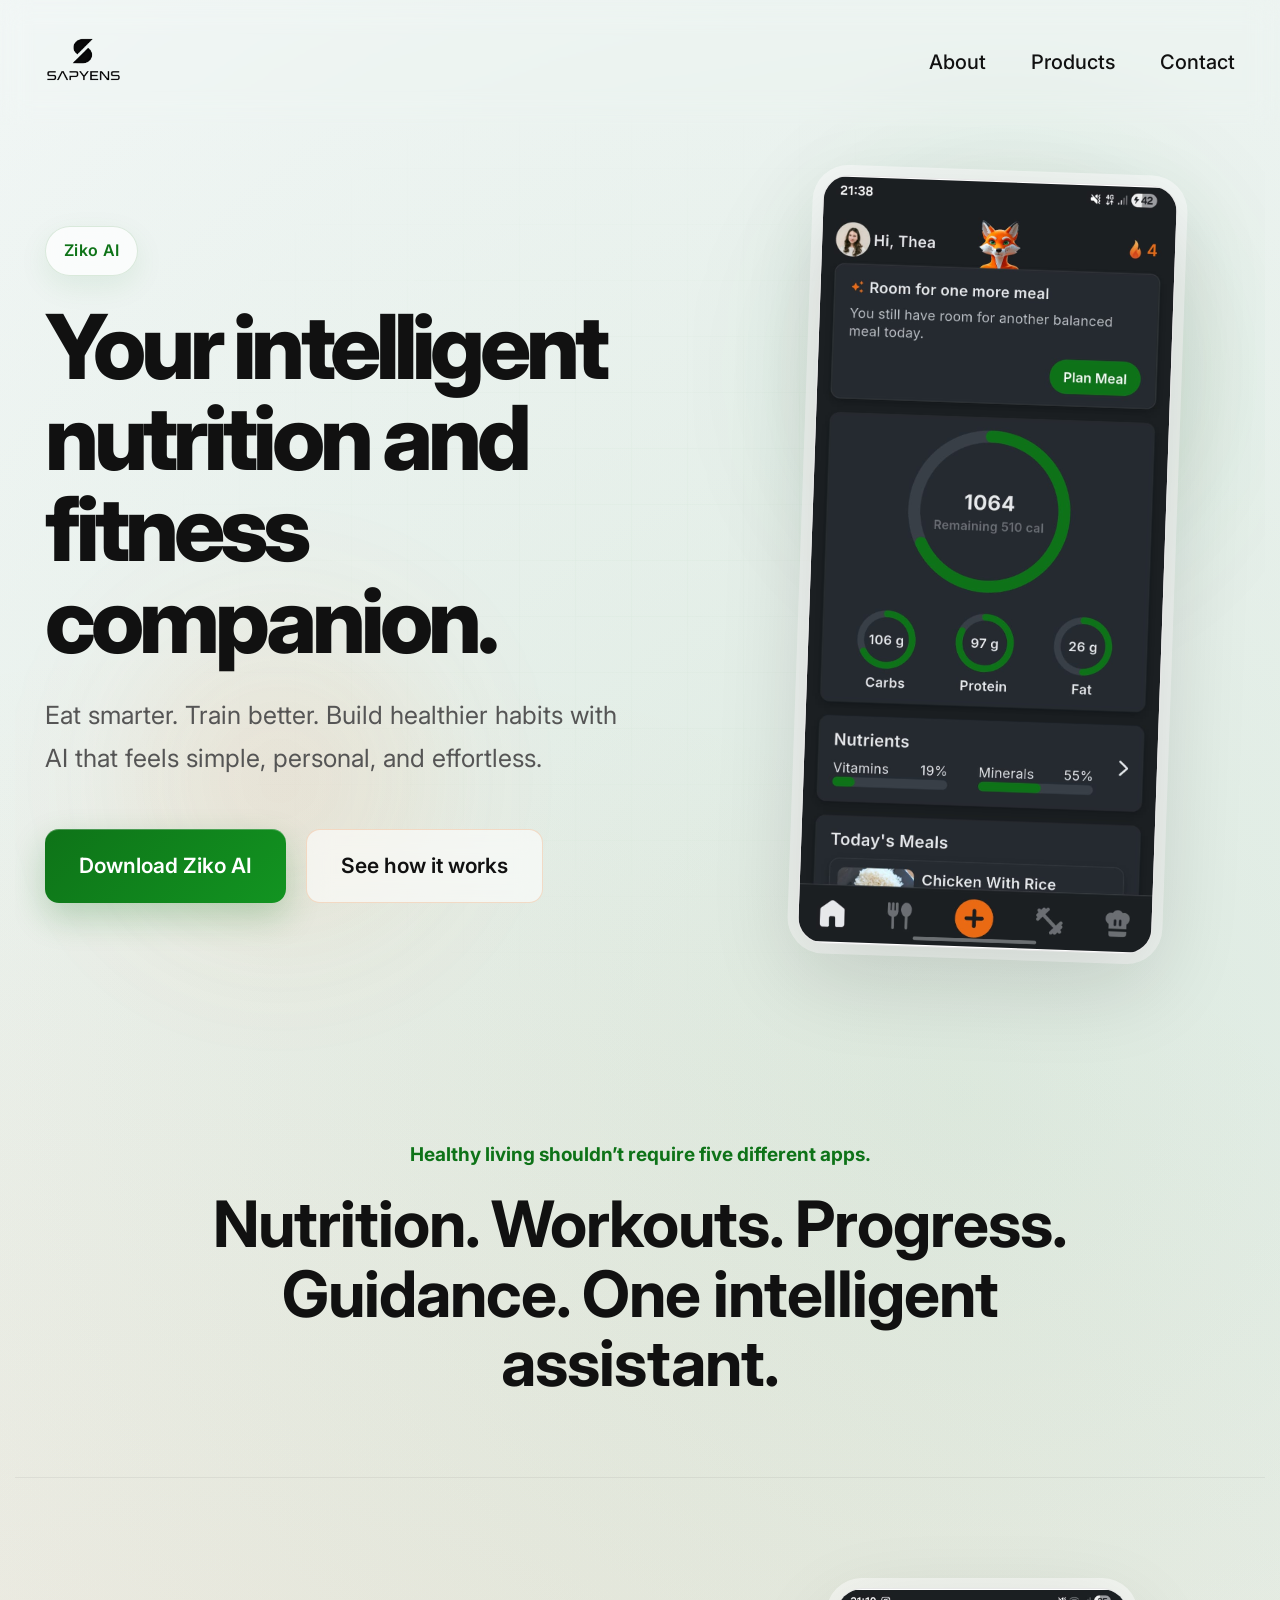
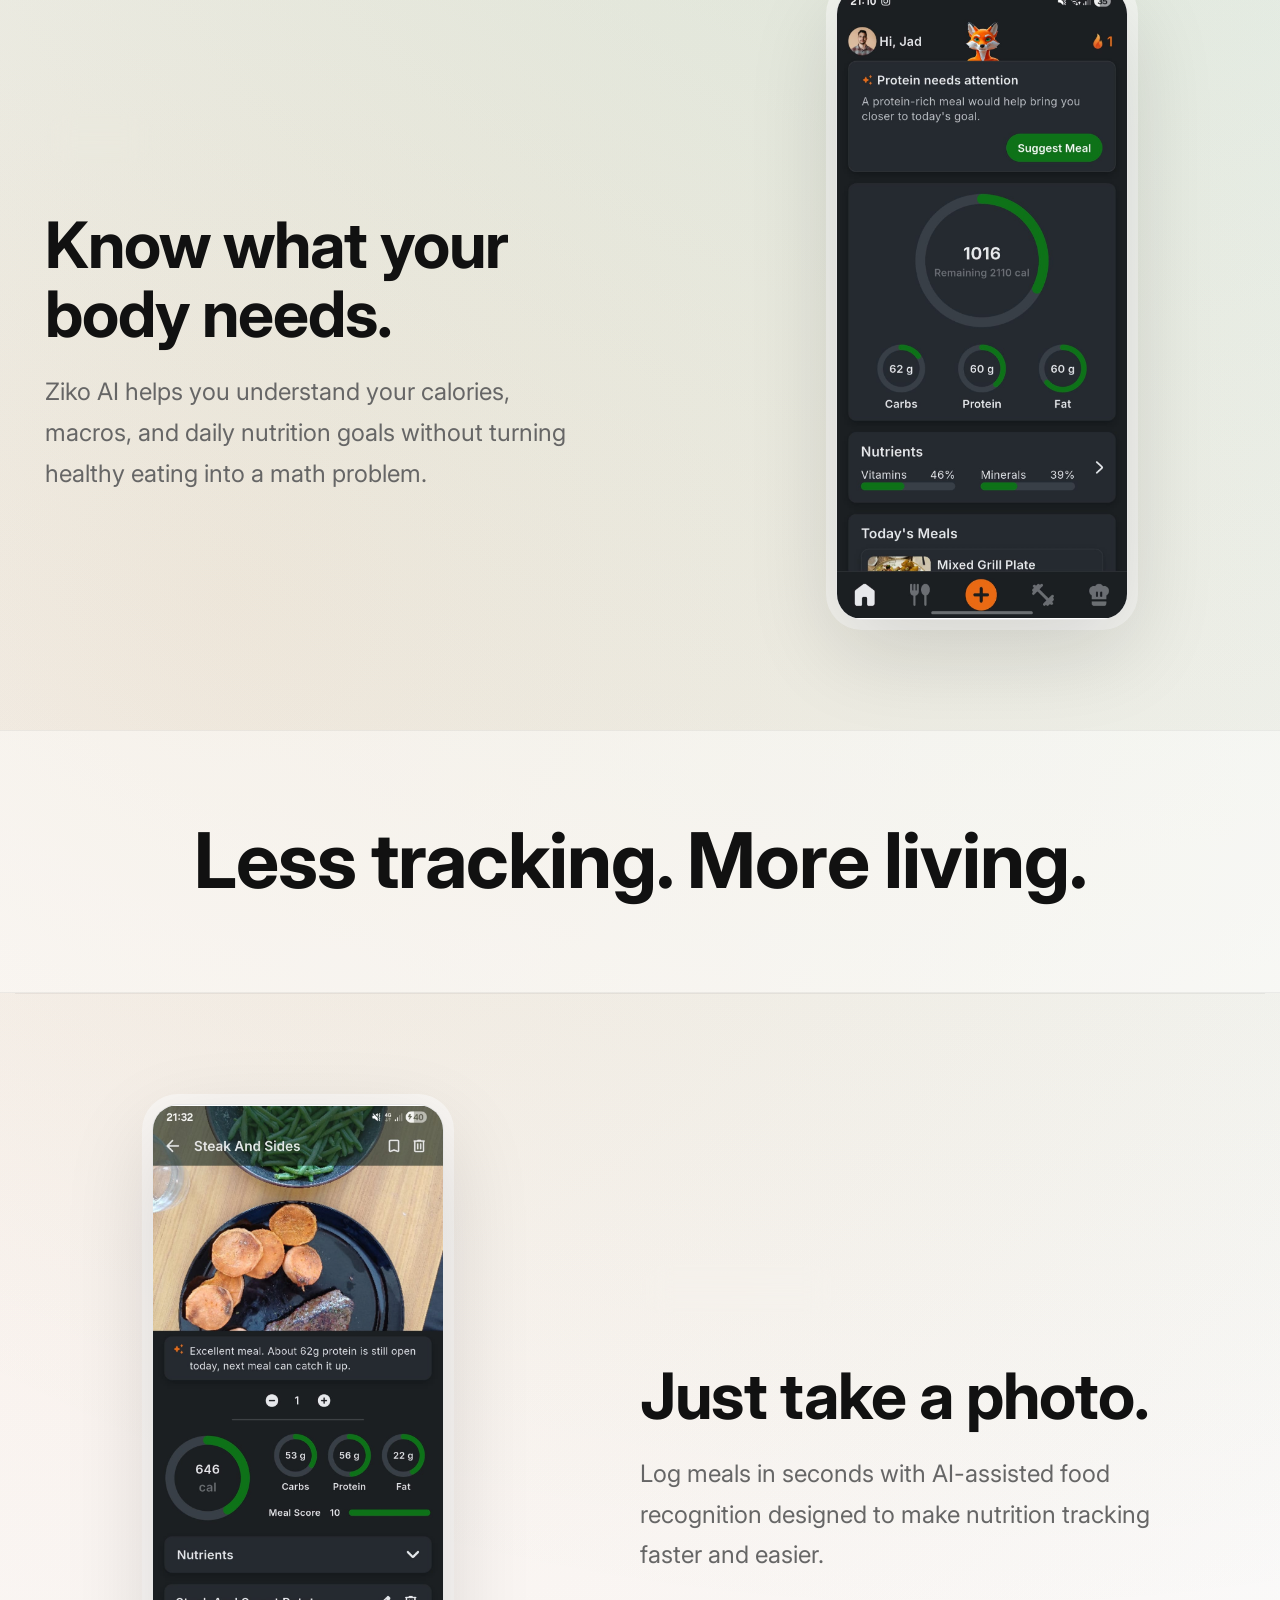
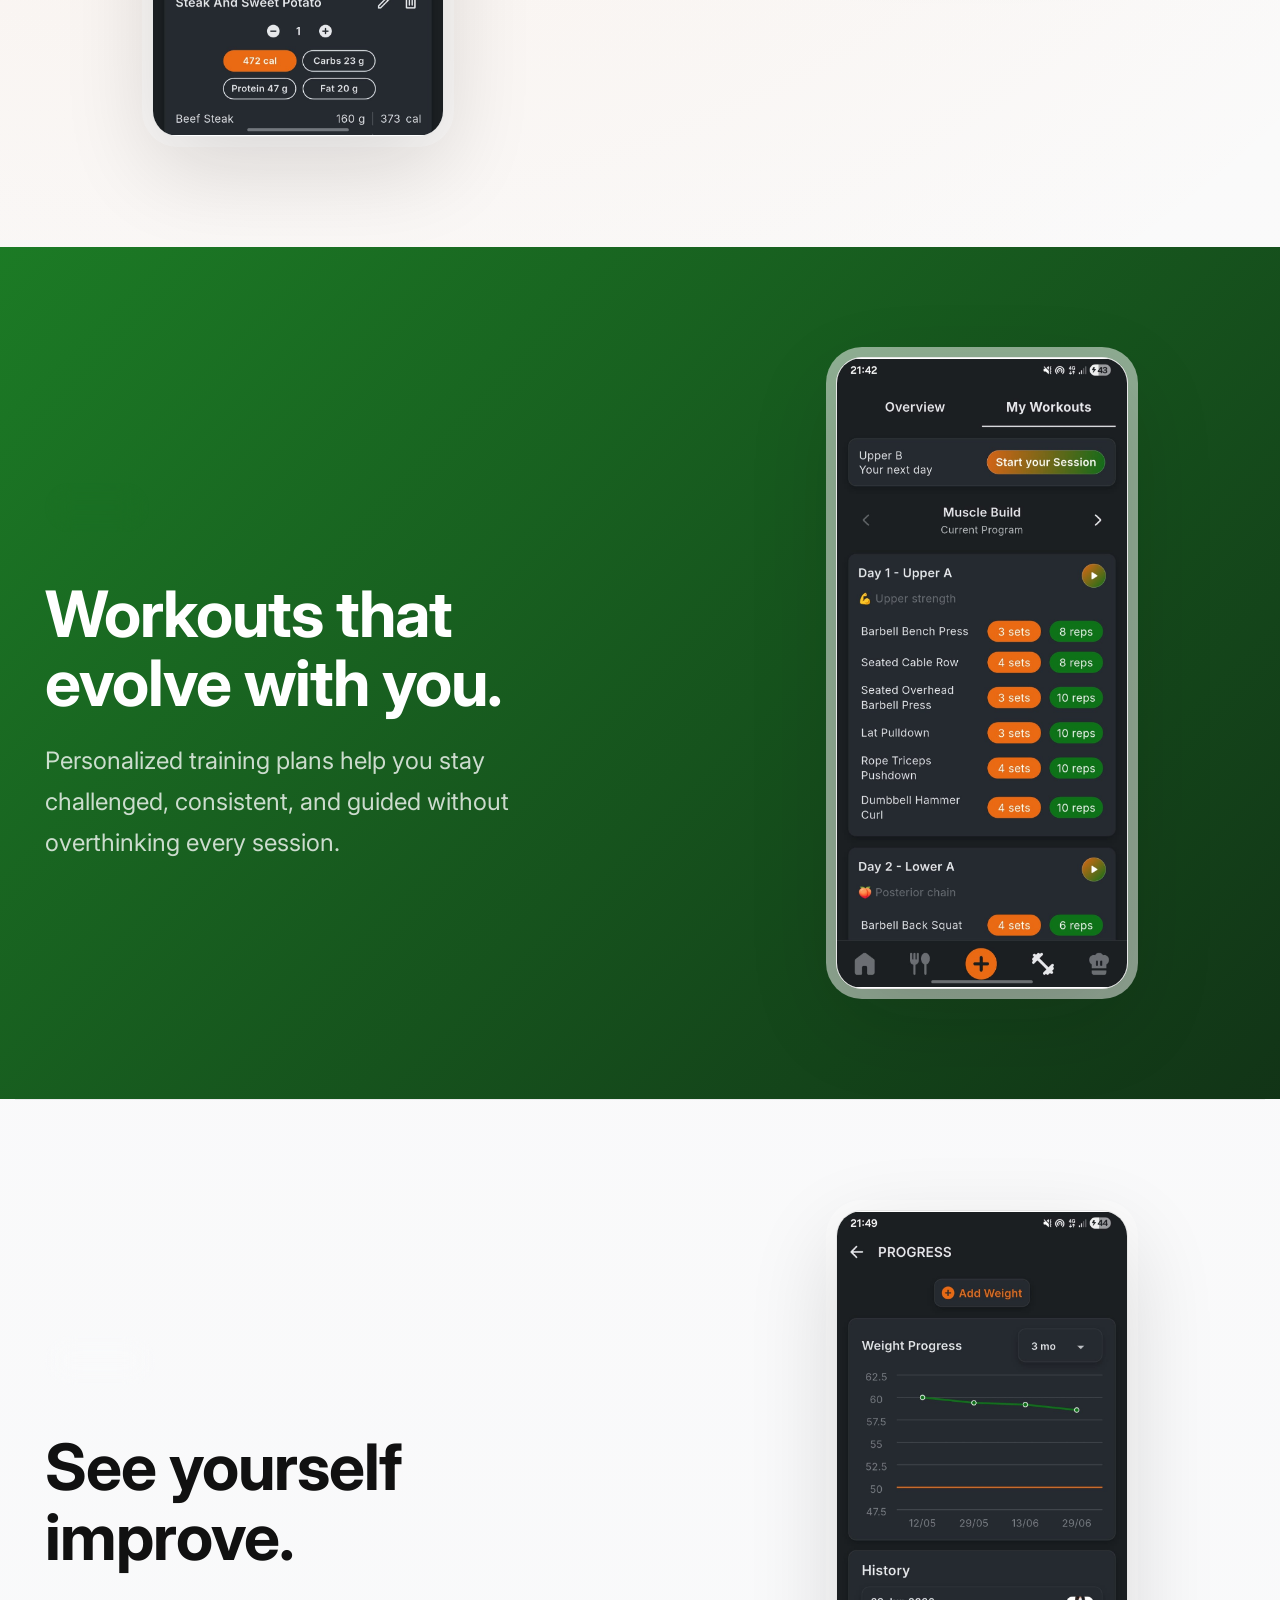
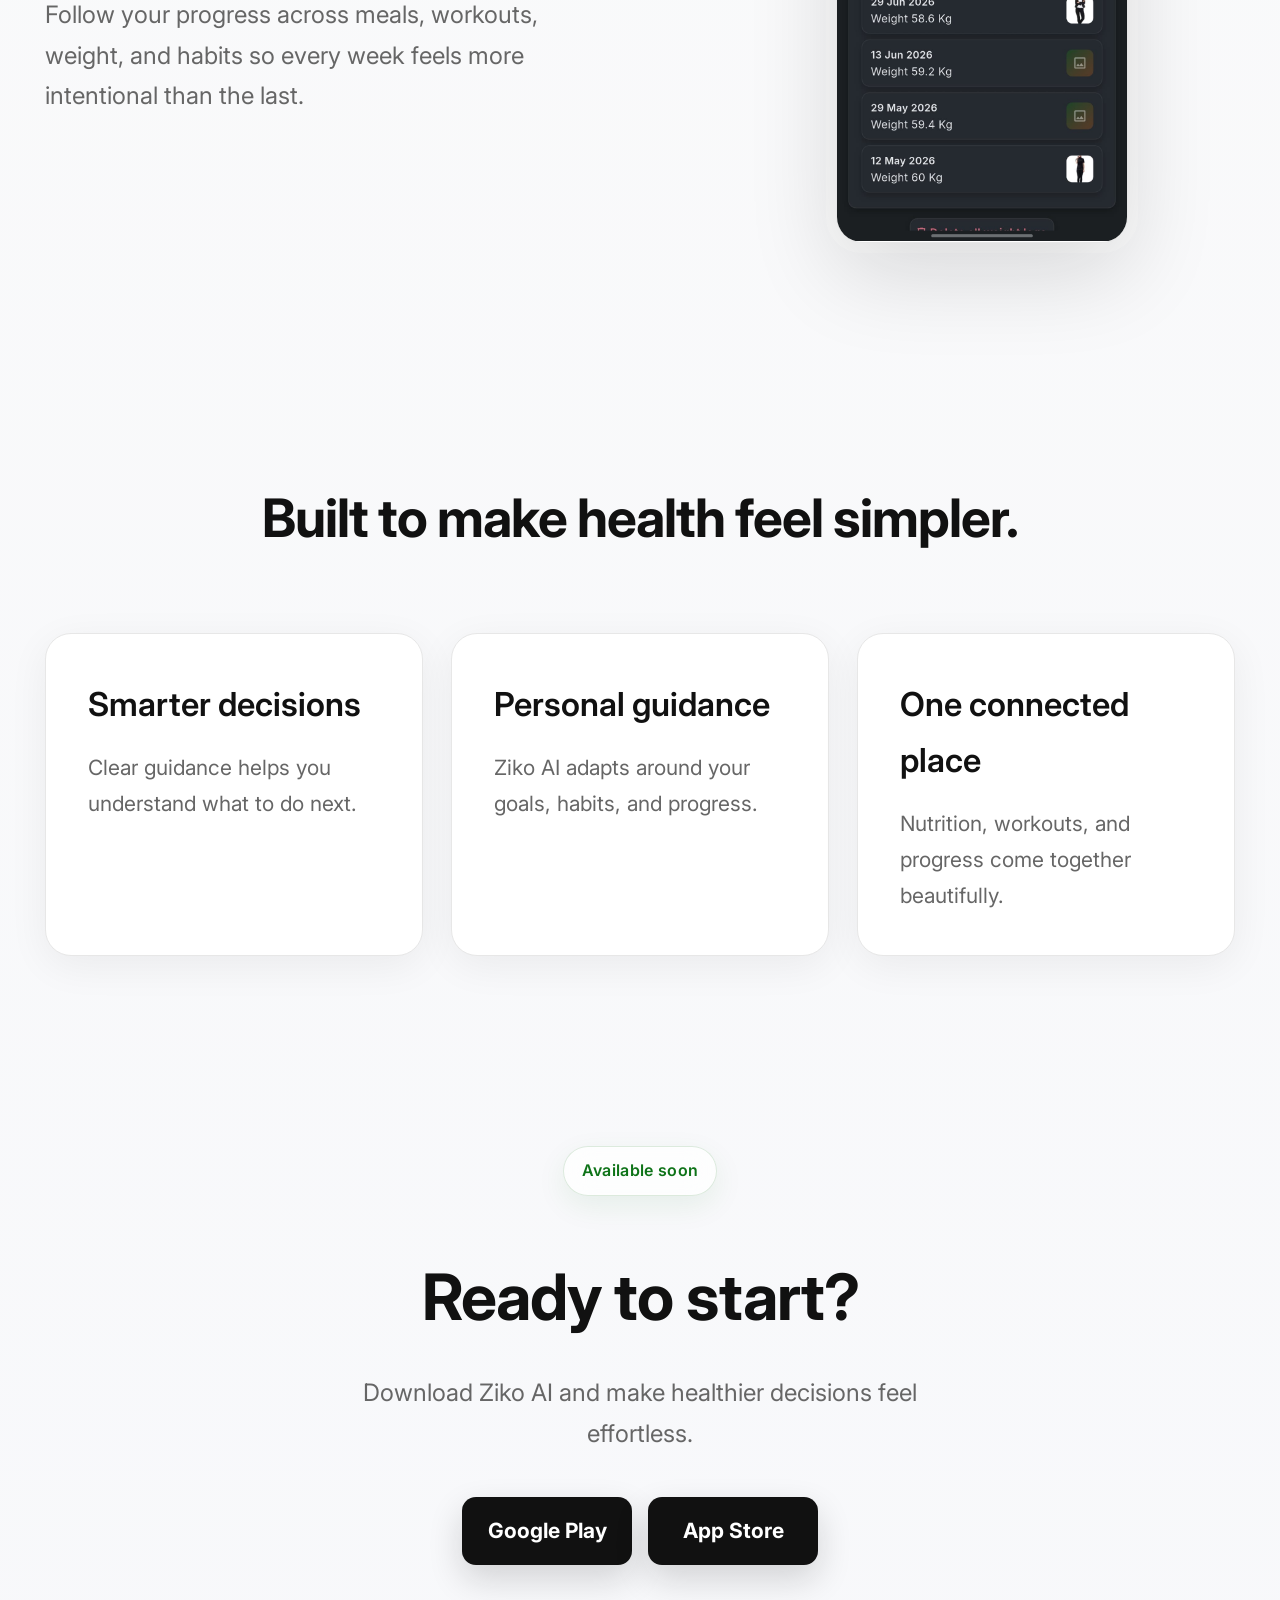
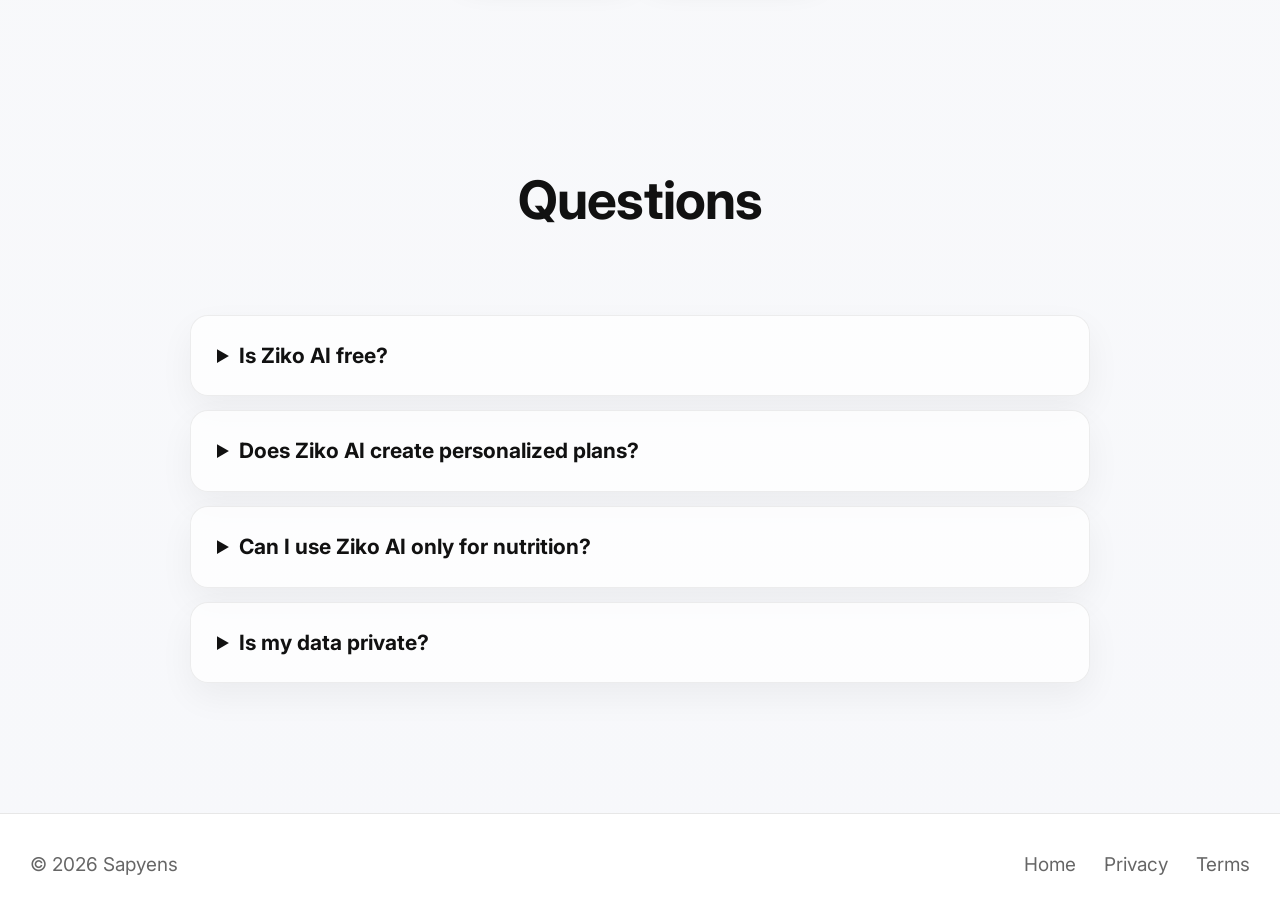
<file: ziko-ai.html>
<!DOCTYPE html>
<html lang="en">
<head>
    <meta charset="UTF-8">
    <meta name="viewport" content="width=device-width, initial-scale=1.0">
    <title>Ziko AI | Nutrition & Fitness Companion</title>
    <meta name="description" content="Ziko AI is your intelligent nutrition and fitness companion, helping you eat smarter, train better, and live healthier.">

    <link rel="icon" href="assets/favicon.png">

    <link rel="preconnect" href="https://fonts.googleapis.com">
    <link rel="preconnect" href="https://fonts.gstatic.com" crossorigin>
    <link href="https://fonts.googleapis.com/css2?family=Inter:wght@300;400;500;600;700;800;900&display=swap" rel="stylesheet">

    <link rel="stylesheet" href="css/style.css">
</head>

<body>

<header>
    <nav class="navbar">
        <a href="index.html" class="logo">
            <img src="assets/sapyens_logo_nobg.png" alt="Sapyens">
        </a>

        <ul class="nav-links">
            <li><a href="index.html#about">About</a></li>
            <li><a href="index.html#product">Products</a></li>
            <li><a href="mailto:support@sapyenslb.com">Contact</a></li>
        </ul>
    </nav>
</header>

<main class="ziko-page">

    <!-- Hero -->
    <section class="ziko-hero">
        <div class="hero-glow hero-glow-one"></div>
        <div class="hero-glow hero-glow-two"></div>
        <div class="hero-grid"></div>

        <div class="ziko-hero-content">
            <p class="hero-label">Ziko AI</p>

            <h1>Your intelligent nutrition and fitness companion.</h1>

            <p>
                Eat smarter. Train better. Build healthier habits with AI that feels simple, personal, and effortless.
            </p>

            <div class="hero-buttons">
                <a href="#download" class="primary-button">Download Ziko AI</a>
                <a href="#features" class="secondary-button">See how it works</a>
            </div>
        </div>

        <div class="ziko-hero-phone">
            <div class="phone-placeholder">
                <img src="assets/ziko_home_preview_spec.jpeg" alt="Ziko AI home screen">
            </div>
        </div>
    </section>

    <!-- Problem -->
    <section class="ziko-statement">
        <p>Healthy living shouldn’t require five different apps.</p>
        <h2>Nutrition. Workouts. Progress. Guidance. One intelligent assistant.</h2>
    </section>

    <!-- Feature 1 -->
    <section class="ziko-feature" id="features">
        <div class="ziko-feature-text">
            <p class="hero-label">Nutrition</p>
            <h2>Know what your body needs.</h2>
            <p>
                Ziko AI helps you understand your calories, macros, and daily nutrition goals without turning healthy eating into a math problem.
            </p>
        </div>

        <div class="ziko-feature-phone">
            <div class="phone-placeholder">
                <img src="assets/ziko_home_preview.jpeg" alt="Ziko AI nutrition screen">
            </div>
        </div>
    </section>

    <!-- Breathing Statement -->
    <section class="ziko-quote">
        <h2>Less tracking. More living.</h2>
    </section>

    <!-- Feature 2 -->
    <section class="ziko-feature ziko-feature-soft">
        <div class="ziko-feature-text">
            <p class="hero-label">AI Meal Recognition</p>
            <h2>Just take a photo.</h2>
            <p>
                Log meals in seconds with AI-assisted food recognition designed to make nutrition tracking faster and easier.
            </p>
        </div>

        <div class="ziko-feature-phone">
            <div class="phone-placeholder">
                <img src="assets/ziko_meal_preview_spec.jpeg" alt="Ziko AI meal recognition screen">
            </div>
        </div>
    </section>

    <!-- Feature 3 -->
    <section class="ziko-feature ziko-feature-dark">
        <div class="ziko-feature-text">
            <p class="hero-label">Training</p>
            <h2>Workouts that evolve with you.</h2>
            <p>
                Personalized training plans help you stay challenged, consistent, and guided without overthinking every session.
            </p>
        </div>

        <div class="ziko-feature-phone">
            <div class="phone-placeholder">
                <img src="assets/ziko_workout_preview.jpeg" alt="Ziko AI workout screen">
            </div>
        </div>
    </section>

    <!-- Feature 4 -->
    <section class="ziko-feature">
        <div class="ziko-feature-text">
            <p class="hero-label">Progress</p>
            <h2>See yourself improve.</h2>
            <p>
                Follow your progress across meals, workouts, weight, and habits so every week feels more intentional than the last.
            </p>
        </div>

        <div class="ziko-feature-phone">
            <div class="phone-placeholder">
                <img src="assets/ziko_weightlog_preview.jpeg" alt="Ziko AI progress screen">
            </div>
        </div>
    </section>

    <!-- Benefits -->
    <section class="ziko-benefits">
        <div class="section-title">
            <h2>Built to make health feel simpler.</h2>
        </div>

        <div class="vision-grid">
            <div class="vision-card">
                <h3>Smarter decisions</h3>
                <p>Clear guidance helps you understand what to do next.</p>
            </div>

            <div class="vision-card">
                <h3>Personal guidance</h3>
                <p>Ziko AI adapts around your goals, habits, and progress.</p>
            </div>

            <div class="vision-card">
                <h3>One connected place</h3>
                <p>Nutrition, workouts, and progress come together beautifully.</p>
            </div>
        </div>
    </section>

    <!-- Download -->
    <section class="ziko-download" id="download">
        <p class="hero-label">Available soon</p>
        <h2>Ready to start?</h2>
        <p>Download Ziko AI and make healthier decisions feel effortless.</p>

        <div class="store-buttons">
            <a href="#" class="store-button">Google Play</a>
            <a href="#" class="store-button">App Store</a>
        </div>
    </section>

    <!-- FAQ -->
    <section class="ziko-faq">
        <div class="section-title">
            <h2>Questions</h2>
        </div>

        <div class="faq-list">
            <details>
                <summary>Is Ziko AI free?</summary>
                <p>
                    Yes. Ziko AI offers a free plan that includes 20 credits to explore its core features. For users who want more, Premium includes 200 credits per month, while Platinum offers unlimited access. Every AI-powered action uses a small number of credits, so you only pay for the level of usage that fits your needs.
                </p>
            </details>

            <details>
                <summary>Does Ziko AI create personalized plans?</summary>
                <p>
                    Yes. Every nutrition and workout recommendation is tailored to your goals, preferences, activity level, and progress. As you use the app, Ziko AI continuously adapts its guidance to keep your plan relevant and effective.
                </p>            
            </details>

            <details>
                <summary>Can I use Ziko AI only for nutrition?</summary>
                <p>
                    Absolutely. Whether you're looking for nutrition guidance, personalized workouts, or both, Ziko AI adapts to the way you want to use it. You decide which features fit your journey.
                </p>
            </details>

            <details>
                <summary>Is my data private?</summary>
                <p>
                    Yes. Your privacy is a priority. Personal data is securely stored and used only to provide and improve your experience within Ziko AI. We never sell your personal information, and you remain in control of your data at all times.
                </p>
            </details>
        </div>
    </section>

</main>

<footer>
    <div class="footer-content">
        <div>© 2026 Sapyens</div>

        <div class="footer-links">
            <a href="index.html">Home</a>
            <a href="privacy.html">Privacy</a>
            <a href="terms.html">Terms</a>
        </div>
    </div>
</footer>

<script src="js/script.js"></script>

</body>
</html>
</file>
<file: css/style.css>
/* ==========================================================
   SAPYENS WEBSITE
   Global Styles
========================================================== */

*{
    margin:0;
    padding:0;
    box-sizing:border-box;
}

html{
    scroll-behavior:smooth;
}

body{

    font-family:'Inter',sans-serif;

    background:#FAFAFA;

    color:#111111;

    line-height:1.7;

    overflow-x:hidden;

}

/* ==========================================================
   Variables
========================================================== */

:root{

    --primary:#0E7318;

    --primary-dark:#0A5D13;

    --secondary:#EA6A13;

    --text:#111111;

    --text-light:#666666;

    --background:#FAFAFA;

    --white:#FFFFFF;

    --border:#E7E7E7;

    --shadow:0 10px 40px rgba(0,0,0,.06);

    --radius:18px;

    --section-space:140px;

    --container:1200px;

}

/* ==========================================================
   Typography
========================================================== */

h1{

    font-size:72px;

    line-height:1.05;

    font-weight:800;

    letter-spacing:-2px;

}

h2{

    font-size:46px;

    font-weight:700;

    letter-spacing:-1px;

}

h3{

    font-size:28px;

    font-weight:600;

}

p{

    font-size:18px;

    color:var(--text-light);

}

a{

    text-decoration:none;

    color:inherit;

}

img{

    max-width:100%;

    display:block;

}

/* ==========================================================
   Container
========================================================== */

section{

    padding:var(--section-space) 30px;

}

.section-title{

    max-width:var(--container);

    margin:auto auto 70px;

}

.section-title h2{

    text-align:center;

}

/* ==========================================================
   Buttons
========================================================== */

.primary-button{

    display:inline-flex;

    align-items:center;

    justify-content:center;

    padding:18px 34px;

    background:var(--primary);

    color:white;

    border-radius:14px;

    font-weight:600;

    transition:.3s;

    box-shadow:0 10px 30px rgba(14,115,24,.20);

}

.primary-button:hover{

    background:var(--primary-dark);

    transform:translateY(-3px);

}

.secondary-button{

    display:inline-flex;

    align-items:center;

    justify-content:center;

    padding:18px 34px;

    border-radius:14px;

    border:1px solid var(--border);

    transition:.3s;

    font-weight:600;

}

.secondary-button:hover{

    background:rgba(234,106,19,.08);

    border-color:rgba(234,106,19,.28);

    transform:translateY(-3px);

}

/* ==========================================================
   Navigation
========================================================== */

header{

    position:fixed;

    width:100%;

    top:0;

    left:0;

    z-index:1000;

    background:transparent;

    border-bottom:1px solid transparent;

    box-shadow:none;

    backdrop-filter:blur(14px);

    transition:background .25s ease,border-color .25s ease,box-shadow .25s ease;

}

header.is-scrolled{

    background:rgba(242,248,243,.78);

    border-bottom-color:rgba(17,17,17,.05);

    box-shadow:0 8px 28px rgba(17,17,17,.035);

}

.navbar{

    max-width:1250px;

    margin:auto;

    display:flex;

    justify-content:space-between;

    align-items:center;

    padding:24px 30px;

}

.logo{

    display:flex;

    align-items:center;

}

.logo img{

    width:auto;

    height:76px;

    object-fit:contain;

}

.nav-links{

    display:flex;

    gap:45px;

    list-style:none;

}

.nav-links a{

    font-weight:500;

    transition:.25s;

}

.nav-links a:hover{

    color:var(--primary);

}

/* ==========================================================
   Hero
========================================================== */

.hero{

    min-height:100vh;

    max-width:1250px;

    margin:auto;

    display:grid;

    grid-template-columns:1.2fr 1fr;

    align-items:center;

    gap:80px;

    padding-top:170px;

}

.hero-label{

    display:inline-block;

    background:#EEF8F0;

    color:var(--primary);

    padding:10px 18px;

    border-radius:100px;

    font-weight:600;

    margin-bottom:25px;

}

.hero-description{

    max-width:620px;

    margin-top:30px;

    font-size:22px;

}

.hero-buttons{

    margin-top:50px;

    display:flex;

    gap:20px;

}

.hero-image{

    display:flex;

    justify-content:center;

}

.phone-placeholder{

    width:320px;

    aspect-ratio:1080 / 2340;

    border-radius:26px;

    background:white;

    border:1px solid var(--border);

    display:flex;

    justify-content:center;

    align-items:center;

    font-size:24px;

    color:#888;

    box-shadow:var(--shadow);

    overflow:hidden;

}

.phone-placeholder img{

    width:100%;

    height:100%;

    object-fit:contain;

}

.phone-carousel {
    display: flex;
    flex-direction: column;
    align-items: center;
    gap: 22px;
}

.phone-carousel .phone-placeholder {
    position: relative;
    touch-action: pan-y;
}

.phone-carousel-slide {
    position: absolute;
    inset: 0;
    opacity: 0;
    pointer-events: none;
    transition: opacity .3s ease;
}

.phone-carousel-slide.is-active {
    opacity: 1;
}

.phone-carousel-dots {
    display: flex;
    justify-content: center;
    gap: 9px;
}

.phone-carousel-dot {
    width: 8px;
    height: 8px;
    padding: 0;
    border: 0;
    border-radius: 999px;
    background: rgba(17,17,17,.18);
    cursor: pointer;
    transition: width .25s ease, background .25s ease;
}

.phone-carousel-dot.is-active {
    width: 22px;
    background: var(--secondary);
}

/* ==========================================================
   About Section
========================================================== */

.about {
    max-width: 1100px;
    margin: auto;
}

.about-text {
    max-width: 850px;
    margin: auto;
    text-align: center;
}

.about-text p {
    margin-bottom: 24px;
    font-size: 22px;
}

/* ==========================================================
   Featured Product
========================================================== */

.product {
    max-width: 1250px;
    margin: auto;
}

.product-card {
    background: var(--white);
    border: 1px solid var(--border);
    border-radius: 34px;
    padding: 70px;
    display: grid;
    grid-template-columns: 1fr 1fr;
    gap: 70px;
    align-items: center;
    box-shadow: var(--shadow);
}

.product-info h3 {
    font-size: 42px;
    margin-bottom: 24px;
}

.product-info p {
    max-width: 520px;
    margin-bottom: 40px;
    font-size: 21px;
}

.product-image {
    display: flex;
    justify-content: center;
}

/* ==========================================================
   Vision Section
========================================================== */

.vision {
    max-width: 1250px;
    margin: auto;
}

.vision-grid {
    display: grid;
    grid-template-columns: repeat(3, 1fr);
    gap: 28px;
}

.vision-card {
    background: var(--white);
    border: 1px solid var(--border);
    border-radius: 26px;
    padding: 42px;
    box-shadow: var(--shadow);
    transition: 0.3s;
}

.vision-card:hover {
    transform: translateY(-6px);
}

.vision-card h3 {
    margin-bottom: 18px;
}

/* ==========================================================
   Contact Section
========================================================== */

.contact {
    text-align: center;
    padding-top: 120px;
    padding-bottom: 120px;
}

.contact p {
    margin-bottom: 35px;
    font-size: 22px;
}

/* ==========================================================
   Footer
========================================================== */

footer {
    padding: 35px 30px;
    border-top: 1px solid var(--border);
    background: var(--white);
}

.footer-content {
    max-width: 1250px;
    margin: auto;
    display: flex;
    justify-content: space-between;
    align-items: center;
    color: var(--text-light);
}

.footer-links {
    display: flex;
    gap: 28px;
}

.footer-links a {
    transition: 0.25s;
}

.footer-links a:hover {
    color: var(--primary);
}

/* ==========================================================
   Legal Document Pages
========================================================== */

.legal-page {
    padding-top: 150px;
}

.legal-hero {
    max-width: 1050px;
    margin: 0 auto;
    padding-top: 56px;
    padding-bottom: 70px;
    text-align: center;
}

.legal-hero h1 {
    max-width: 880px;
    margin: 0 auto;
    font-size: 52px;
    line-height: 1.04;
    letter-spacing: 0;
}

.legal-meta {
    margin-top: 30px;
    display: flex;
    justify-content: center;
    gap: 14px;
    flex-wrap: wrap;
}

.legal-meta p {
    padding: 10px 16px;
    border: 1px solid rgba(17,17,17,.08);
    border-radius: 999px;
    background: rgba(255,255,255,.68);
    font-size: 15px;
    font-weight: 600;
    color: #555;
}

.legal-document-shell {
    max-width: 1250px;
    margin: 0 auto;
    padding-top: 35px;
    padding-bottom: 130px;
    display: grid;
    grid-template-columns: 380px minmax(0, 1fr);
    gap: 44px;
    align-items: start;
}

.legal-toc {
    position: sticky;
    top: 125px;
    max-height: calc(100vh - 155px);
    overflow: auto;
    padding: 28px;
    border: 1px solid rgba(17,17,17,.08);
    border-radius: 18px;
    background: rgba(255,255,255,.72);
    box-shadow: 0 18px 46px rgba(17,17,17,.055);
    backdrop-filter: blur(16px);
}

.legal-toc h2 {
    margin-bottom: 18px;
    font-size: 20px;
    letter-spacing: 0;
}

.legal-toc ol {
    display: grid;
    gap: 8px;
    list-style: none;
}

.legal-toc-item > a,
.legal-toc-item > span {
    display: grid;
    grid-template-columns: max-content minmax(0, 1fr);
    gap: 14px;
    align-items: baseline;
    color: #3f3f3f;
    font-size: 14px;
    line-height: 1.35;
}

.legal-toc-item a {
    transition: color .2s ease;
}

.legal-toc-item a:hover {
    color: var(--primary);
}

.legal-toc-item.is-subsection > a,
.legal-toc-item.is-subsection > span {
    padding-left: 16px;
    font-size: 13px;
    color: #666;
}

.legal-toc-number {
    font-weight: 700;
}

.legal-toc-title {
    min-width: 0;
    overflow-wrap: normal;
    word-break: normal;
    hyphens: manual;
}

.legal-document {
    padding: 54px 62px;
    border: 1px solid rgba(17,17,17,.08);
    border-radius: 18px;
    background: rgba(255,255,255,.86);
    box-shadow: 0 24px 70px rgba(17,17,17,.07);
}

.legal-document h2,
.legal-document h3 {
    scroll-margin-top: 135px;
    letter-spacing: 0;
    color: var(--text);
}

.legal-document h2 {
    margin-top: 48px;
    margin-bottom: 20px;
    font-size: 28px;
    line-height: 1.15;
}

.legal-document h2:first-child {
    margin-top: 0;
}

.legal-document h3 {
    margin-top: 36px;
    margin-bottom: 14px;
    font-size: 22px;
    line-height: 1.25;
}

.legal-document h2 span,
.legal-document h3 span {
    color: inherit;
}

.legal-document p,
.legal-document li {
    font-size: 17px;
    line-height: 1.78;
    color: #454545;
}

.legal-document p + p {
    margin-top: 14px;
}

.legal-document ul {
    margin: 16px 0 18px 26px;
    display: grid;
    gap: 8px;
}

.legal-document ol {
    margin: 16px 0 18px 26px;
    display: grid;
    gap: 8px;
}

.legal-document li {
    padding-left: 4px;
}

.legal-document strong {
    color: #161616;
    font-weight: 800;
}

.legal-document a {
    color: var(--primary);
    text-decoration: underline;
    text-underline-offset: 3px;
}

.legal-subtle-action {
    margin-top: 22px;
}

.legal-document .legal-subtle-button {
    display: inline-flex;
    align-items: center;
    justify-content: center;
    padding: 9px 13px;
    border: 1px solid rgba(14,115,24,.14);
    border-radius: 999px;
    background: rgba(14,115,24,.035);
    color: #3f5942;
    font-size: 13px;
    font-weight: 700;
    line-height: 1.2;
    text-decoration: none;
    transition: background .2s ease, border-color .2s ease, color .2s ease;
}

.legal-document .legal-subtle-button:hover {
    border-color: rgba(14,115,24,.28);
    background: rgba(14,115,24,.075);
    color: var(--primary);
}

.legal-divider {
    width: 100%;
    height: 1px;
    margin: 34px 0;
    border: 0;
    background: linear-gradient(90deg, rgba(14,115,24,.24), rgba(234,106,19,.26), rgba(17,17,17,.06));
}

/* ==========================================================
   Tablet
========================================================== */

@media (max-width:1100px){

    h1{
        font-size:56px;
    }

    h2{
        font-size:38px;
    }

    .hero{

        grid-template-columns:1fr;
        text-align:center;
        gap:60px;

    }

    .hero-description{

        margin-left:auto;
        margin-right:auto;

    }

    .hero-buttons{

        justify-content:center;

    }

    .product-card{

        grid-template-columns:1fr;
        text-align:center;

    }

    .product-info p{

        margin-left:auto;
        margin-right:auto;

    }

    .vision-grid{

        grid-template-columns:1fr;

    }

    .legal-document-shell {
        grid-template-columns: 1fr;
        gap: 28px;
    }

    .legal-toc {
        position: static;
        max-height: none;
    }

    .legal-hero h1 {
        font-size: 46px;
    }

}

/* ==========================================================
   Mobile
========================================================== */

@media (max-width:768px){

    :root{

        --section-space:90px;

    }

    .navbar{

        flex-direction:column;
        gap:20px;

    }

    .nav-links{

        gap:24px;
        flex-wrap:wrap;
        justify-content:center;

    }

    h1{

        font-size:42px;
        letter-spacing:-1px;

    }

    h2{

        font-size:32px;

    }

    h3{

        font-size:24px;

    }

    p{

        font-size:17px;

    }

    .hero{

        padding-top:220px;

    }

    .hero-description{

        font-size:19px;

    }

    .hero-buttons{

        flex-direction:column;
        align-items:center;

    }

    .primary-button,
    .secondary-button{

        width:240px;

    }

    .phone-placeholder{

        width:260px;

    }

    .product-card{

        padding:40px 30px;

    }

    .product-info h3{

        font-size:34px;

    }

    .product-info p{

        font-size:18px;

    }

    .about-text p{

        font-size:19px;

    }

    .vision-card{

        padding:30px;

    }

    .footer-content{

        flex-direction:column;
        gap:25px;
        text-align:center;

    }

    .footer-links{

        flex-wrap:wrap;
        justify-content:center;

    }

    .legal-page {
        padding-top: 190px;
    }

    .legal-hero {
        padding-top: 60px;
        padding-bottom: 45px;
    }

    .legal-hero h1 {
        font-size: 36px;
    }

    .legal-document-shell {
        padding-top: 20px;
        padding-bottom: 90px;
    }

    .legal-document {
        padding: 34px 24px;
    }

    .legal-document h2 {
        font-size: 26px;
    }

    .legal-document h3 {
        font-size: 20px;
    }

    .legal-toc {
        padding: 18px;
        border-radius: 14px;
        max-height: 320px;
        overflow: auto;
    }

    .legal-toc-item > a,
    .legal-toc-item > span {
        grid-template-columns: max-content minmax(0, 1fr);
    }

}

/* ==========================================================
   Small Phones
========================================================== */

@media (max-width:480px){

    h1{

        font-size:34px;

    }

    .hero-label{

        font-size:14px;

    }

    .phone-placeholder{

        width:220px;

    }

    .primary-button,
    .secondary-button{

        width:100%;

    }

    .legal-document-shell {
        padding-left: 18px;
        padding-right: 18px;
    }

    .legal-document p,
    .legal-document li {
        font-size: 16px;
    }

    .legal-hero h1 {
        font-size: 30px;
    }

}

/* ==========================================================
   Premium Brand Upgrade - Hero Atmosphere
========================================================== */

body {
    background:
        radial-gradient(circle at 75% 15%, rgba(14, 115, 24, 0.13), transparent 34%),
        radial-gradient(circle at 18% 30%, rgba(234, 106, 19, 0.10), transparent 30%),
        linear-gradient(180deg, #fbfcff 0%, #fafafa 45%, #f7f8fb 100%);
}

.hero {
    position: relative;
    overflow: hidden;
}

.hero-content,
.hero-image {
    position: relative;
    z-index: 2;
}

.hero-glow {
    position: absolute;
    border-radius: 999px;
    filter: blur(90px);
    opacity: 0.7;
    z-index: 0;
    pointer-events: none;
}

.hero-glow-one {
    width: 360px;
    height: 360px;
    background: rgba(14, 115, 24, 0.18);
    top: 18%;
    right: 6%;
}

.hero-glow-two {
    width: 280px;
    height: 280px;
    background: rgba(234, 106, 19, 0.16);
    bottom: 14%;
    left: 10%;
}

.hero-grid {
    position: absolute;
    inset: 0;
    z-index: 0;
    opacity: 0.24;
    background-image:
        linear-gradient(rgba(14, 115, 24, 0.08) 1px, transparent 1px),
        linear-gradient(90deg, rgba(14, 115, 24, 0.08) 1px, transparent 1px);
    background-size: 56px 56px;
    mask-image: radial-gradient(circle at center, black, transparent 72%);
    pointer-events: none;
}

.hero-label {
    background: rgba(255, 255, 255, 0.72);
    border: 1px solid rgba(14, 115, 24, 0.14);
    backdrop-filter: blur(14px);
    box-shadow: 0 10px 30px rgba(14, 115, 24, 0.08);
    letter-spacing: 0.02em;
}

.hero h1 {
    max-width: 720px;
    font-size: clamp(48px, 7vw, 92px);
    letter-spacing: -0.065em;
}

.hero-description {
    max-width: 560px;
    color: #555;
}

.primary-button {
    background: linear-gradient(135deg, var(--primary), #129421);
    box-shadow:
        0 14px 34px rgba(14, 115, 24, 0.24),
        inset 0 1px 0 rgba(255,255,255,0.25);
}

.primary-button:hover {
    box-shadow:
        0 18px 44px rgba(14, 115, 24, 0.32),
        inset 0 1px 0 rgba(255,255,255,0.28);
}

.secondary-button {
    background: rgba(255,255,255,0.58);
    backdrop-filter: blur(12px);
    border-color: rgba(234,106,19,.20);
}

.phone-placeholder {
    transform: rotate(2deg);
    box-shadow:
        0 30px 90px rgba(17,17,17,0.14),
        0 0 0 10px rgba(255,255,255,0.52);
    animation: phoneFloat 7s ease-in-out infinite;
}

@keyframes phoneFloat {
    0%, 100% {
        transform: translateY(0) rotate(2deg);
    }

    50% {
        transform: translateY(-18px) rotate(1deg);
    }
}

/* ==========================================================
   Ziko AI Page
========================================================== */

.ziko-page {
    overflow: hidden;
}

.ziko-page section {
    position: relative;
}

.ziko-hero {
    min-height: 100vh;
    max-width: 1250px;
    margin: auto;
    padding: 180px 30px 120px;
    display: grid;
    grid-template-columns: 1.1fr 0.9fr;
    align-items: center;
    gap: 90px;
    overflow: hidden;
}

.ziko-hero-content,
.ziko-hero-phone {
    position: relative;
    z-index: 2;
}

.ziko-hero-content h1 {
    max-width: 720px;
    font-size: clamp(50px, 7vw, 86px);
    line-height: 1.02;
    letter-spacing: -0.055em;
}

.ziko-hero-content > p:not(.hero-label) {
    max-width: 590px;
    margin-top: 28px;
    font-size: 22px;
    color: #555;
}

.ziko-hero-phone {
    display: flex;
    justify-content: center;
}

.ziko-hero-phone .phone-placeholder {
    width: 355px;
}

.ziko-statement {
    max-width: 980px;
    margin: 0 auto;
    padding-top: 70px;
    padding-bottom: 80px;
    text-align: center;
}

.ziko-statement p {
    margin-bottom: 18px;
    color: var(--primary);
    font-weight: 700;
}

.ziko-statement h2 {
    font-size: clamp(38px, 5vw, 64px);
    line-height: 1.08;
}

.ziko-feature {
    max-width: 1250px;
    margin: 0 auto;
    padding-top: 110px;
    padding-bottom: 110px;
    display: grid;
    grid-template-columns: minmax(0, 1fr) minmax(260px, 0.85fr);
    align-items: center;
    gap: 90px;
    border-top: 1px solid rgba(17,17,17,.06);
}

.ziko-feature-soft {
    grid-template-columns: minmax(260px, 0.85fr) minmax(0, 1fr);
}

.ziko-feature-soft .ziko-feature-text {
    order: 2;
}

.ziko-feature-soft .ziko-feature-phone {
    order: 1;
}

.ziko-feature-dark {
    max-width: none;
    padding-left: max(30px, calc((100vw - 1250px) / 2 + 30px));
    padding-right: max(30px, calc((100vw - 1250px) / 2 + 30px));
    background:
        linear-gradient(135deg, rgba(14,115,24,.94), rgba(13,48,18,.98));
    color: white;
    border-top: 0;
}

.ziko-feature-dark .hero-label {
    color: white;
    border-color: rgba(255,255,255,.22);
    background: rgba(255,255,255,.12);
}

.ziko-feature-dark p,
.ziko-feature-dark .ziko-feature-text p {
    color: rgba(255,255,255,.78);
}

.ziko-feature-text h2 {
    max-width: 560px;
    margin-top: 22px;
    font-size: clamp(36px, 5vw, 58px);
    line-height: 1.08;
}

.ziko-feature-text p:not(.hero-label) {
    max-width: 540px;
    margin-top: 24px;
    font-size: 21px;
}

.ziko-feature-phone {
    display: flex;
    justify-content: center;
}

.ziko-feature-phone .phone-placeholder {
    width: 292px;
    transform: none;
    animation: none;
}

.ziko-quote {
    padding-top: 90px;
    padding-bottom: 90px;
    text-align: center;
    background: rgba(255,255,255,.42);
    border-top: 1px solid rgba(17,17,17,.06);
    border-bottom: 1px solid rgba(17,17,17,.06);
}

.ziko-quote h2 {
    font-size: clamp(42px, 6vw, 76px);
    line-height: 1.05;
}

.ziko-benefits {
    max-width: 1250px;
    margin: auto;
    padding-top: 120px;
    padding-bottom: 90px;
}

.ziko-benefits .vision-card {
    min-height: 230px;
}

.ziko-download {
    max-width: 950px;
    margin: 0 auto;
    padding-top: 100px;
    padding-bottom: 100px;
    text-align: center;
}

.ziko-download h2 {
    margin-top: 22px;
    font-size: clamp(42px, 5vw, 66px);
}

.ziko-download > p:not(.hero-label) {
    max-width: 560px;
    margin: 22px auto 0;
    font-size: 21px;
}

.store-buttons {
    margin-top: 42px;
    display: flex;
    justify-content: center;
    gap: 16px;
    flex-wrap: wrap;
}

.store-button {
    min-width: 170px;
    padding: 16px 24px;
    border-radius: 14px;
    background: #111;
    color: white;
    font-weight: 700;
    box-shadow: 0 14px 34px rgba(17,17,17,.16);
    transition: .25s;
}

.store-button:hover {
    transform: translateY(-3px);
    background: var(--secondary);
}

.ziko-faq {
    max-width: 960px;
    margin: 0 auto;
    padding-top: 90px;
    padding-bottom: 130px;
}

.faq-list {
    display: grid;
    gap: 14px;
}

.faq-list details {
    background: rgba(255,255,255,.72);
    border: 1px solid rgba(17,17,17,.07);
    border-radius: 18px;
    padding: 22px 26px;
    box-shadow: 0 14px 34px rgba(17,17,17,.05);
}

.faq-list summary {
    cursor: pointer;
    font-size: 18px;
    font-weight: 700;
    color: var(--text);
}

.faq-list details p {
    margin-top: 14px;
    font-size: 17px;
}

/* ==========================================================
   Social Links Page
========================================================== */

.social-page {
    min-height: 100vh;
    overflow: hidden;
    background: var(--background);
}

.social-link-section {
    min-height: 100vh;
    min-height: 100svh;
    padding: 44px 22px;
    display: flex;
    align-items: center;
    justify-content: center;
}

.social-link-content {
    width: min(100%, 410px);
    display: flex;
    flex-direction: column;
    align-items: center;
    text-align: center;
}

.social-profile-image {
    width: 116px;
    height: 116px;
    margin-bottom: 26px;
    border-radius: 28px;
    object-fit: cover;
    border: 1px solid rgba(14,115,24,0.12);
    box-shadow:
        0 20px 45px rgba(14,115,24,0.13),
        0 0 0 8px rgba(255,255,255,0.78);
}

.social-link-content h1 {
    font-size: 36px;
    font-weight: 500;
    line-height: 1.08;
    letter-spacing: 0;
}

.social-premium-divider {
    width: 56px;
    height: 1px;
    margin: 16px 0 32px;
    display: flex;
    align-items: center;
    justify-content: center;
    background: linear-gradient(90deg, transparent, var(--primary), transparent);
}

.social-premium-divider::before,
.social-premium-divider::after,
.social-premium-divider span {
    display: none;
}

.social-button-stack {
    width: 100%;
    display: grid;
    gap: 14px;
}

.social-main-button {
    width: 100%;
    min-height: 66px;
    padding: 18px 24px;
    border-radius: 14px;
    font-size: 18px;
    font-weight: 700;
}

.social-icon-buttons {
    margin-top: 22px;
    display: flex;
    justify-content: center;
    gap: 12px;
}

.social-icon-button {
    width: 54px;
    height: 54px;
    display: inline-flex;
    align-items: center;
    justify-content: center;
    border-radius: 14px;
    color: #D7372F;
    background: rgba(215,55,47,0.08);
    border: 1px solid rgba(215,55,47,0.16);
    box-shadow: 0 12px 28px rgba(215,55,47,0.08);
    transition: .25s;
}

.social-icon-button:hover {
    color: white;
    background: #D7372F;
    border-color: #D7372F;
    transform: translateY(-3px);
    box-shadow: 0 16px 34px rgba(215,55,47,0.22);
}

.social-icon-button svg {
    width: 23px;
    height: 23px;
    fill: currentColor;
}

@media (max-width:1100px) {
    .ziko-hero,
    .ziko-feature,
    .ziko-feature-soft {
        grid-template-columns: 1fr;
        text-align: center;
        gap: 60px;
    }

    .ziko-hero-content h1,
    .ziko-hero-content > p:not(.hero-label),
    .ziko-feature-text h2,
    .ziko-feature-text p:not(.hero-label) {
        margin-left: auto;
        margin-right: auto;
    }

    .ziko-feature-soft .ziko-feature-text,
    .ziko-feature-soft .ziko-feature-phone {
        order: initial;
    }
}

@media (max-width:768px) {
    .ziko-hero {
        padding-top: 240px;
        padding-bottom: 80px;
    }

    .ziko-hero-content h1 {
        font-size: 42px;
        letter-spacing: -0.03em;
    }

    .ziko-hero-content > p:not(.hero-label),
    .ziko-feature-text p:not(.hero-label),
    .ziko-download > p:not(.hero-label) {
        font-size: 18px;
    }

    .ziko-hero-phone .phone-placeholder,
    .ziko-feature-phone .phone-placeholder {
        width: 252px;
    }

    .ziko-statement,
    .ziko-feature,
    .ziko-feature-dark,
    .ziko-quote,
    .ziko-benefits,
    .ziko-download,
    .ziko-faq {
        padding-top: 76px;
        padding-bottom: 76px;
    }

    .store-buttons {
        flex-direction: column;
        align-items: stretch;
    }

    .store-button {
        width: 100%;
    }

    .social-link-content h1 {
        font-size: 34px;
    }

    .social-profile-image {
        width: 108px;
        height: 108px;
        border-radius: 26px;
    }

    .social-main-button {
        min-height: 62px;
        font-size: 17px;
    }

    .social-icon-button {
        width: 52px;
        height: 52px;
    }
}

/* ==========================================================
   Phone Scale & Compact Scrolled Header
========================================================== */

@media (max-width:768px) {
    :root {
        --section-space: 68px;
    }

    body {
        line-height: 1.55;
    }

    section {
        padding-left: 20px;
        padding-right: 20px;
    }

    .section-title {
        margin-bottom: 38px;
    }

    .navbar {
        padding: 18px 22px;
        gap: 12px;
    }

    .logo img {
        height: 56px;
    }

    .nav-links {
        gap: 18px;
        font-size: 13px;
    }

    header.is-scrolled .navbar {
        flex-direction: row;
        justify-content: space-between;
        padding: 6px 16px;
        gap: 10px;
    }

    header.is-scrolled .logo img {
        height: 34px;
    }

    header.is-scrolled .nav-links {
        gap: 12px;
        flex-wrap: nowrap;
        font-size: 12px;
    }

    header.is-scrolled .nav-links a {
        line-height: 1;
    }

    h1 {
        font-size: 26px;
        letter-spacing: 0;
    }

    h2 {
        font-size: 20px;
        letter-spacing: 0;
        line-height: 1.18;
    }

    h3 {
        font-size: 14px;
    }

    p {
        font-size: 14px;
        line-height: 1.58;
    }

    .primary-button,
    .secondary-button,
    .store-button {
        padding: 13px 20px;
        font-size: 13px;
        border-radius: 12px;
    }

    .hero {
        padding-top: 176px;
    }

    .hero h1 {
        font-size: 28px;
        line-height: 1.08;
        letter-spacing: 0;
    }

    .hero-description {
        margin-top: 22px;
        font-size: 13px;
    }

    .hero-buttons {
        margin-top: 34px;
    }

    .about-text p,
    .contact p,
    .product-info p {
        font-size: 13px;
    }

    .product-info h3 {
        font-size: 22px;
    }

    .legal-page {
        padding-top: 148px;
    }

    .legal-hero {
        padding-top: 42px;
        padding-bottom: 34px;
    }

    .legal-hero h1 {
        font-size: 26px;
    }

    .legal-meta p {
        font-size: 12px;
    }

    .legal-toc h2 {
        font-size: 14px;
        margin-bottom: 14px;
    }

    .legal-toc ol {
        gap: 7px;
    }

    .legal-toc-item > a,
    .legal-toc-item > span {
        gap: 10px;
        font-size: 12px;
        line-height: 1.28;
    }

    .legal-toc-item.is-subsection > a,
    .legal-toc-item.is-subsection > span {
        padding-left: 12px;
        font-size: 11px;
    }

    .legal-toc-number {
        min-width: 28px;
    }

    .legal-document h2 {
        margin-top: 34px;
        margin-bottom: 14px;
        font-size: 20px;
    }

    .legal-document h3 {
        margin-top: 26px;
        margin-bottom: 10px;
        font-size: 16px;
    }

    .legal-document p,
    .legal-document li {
        font-size: 13px;
    }

    .legal-divider {
        margin: 24px 0;
    }

    .ziko-hero {
        padding-top: 190px;
    }

    .ziko-hero-content h1 {
        font-size: 28px;
        line-height: 1.08;
        letter-spacing: 0;
    }

    .ziko-hero-content > p:not(.hero-label),
    .ziko-feature-text p:not(.hero-label),
    .ziko-download > p:not(.hero-label),
    .faq-list details p {
        font-size: 13px;
    }

    .ziko-statement p {
        font-size: 13px;
    }

    .ziko-statement h2,
    .ziko-feature-text h2,
    .ziko-quote h2,
    .ziko-download h2 {
        margin-top: 16px;
        font-size: 22px;
        line-height: 1.12;
    }

    .faq-list summary {
        font-size: 13px;
    }

    .store-button {
        font-size: 13px;
    }
}

@media (max-width:480px) {
    h1 {
        font-size: 27px;
    }

    h2 {
        font-size: 21px;
    }

    p {
        font-size: 13px;
    }

    .section-title {
        margin-bottom: 30px;
    }

    .primary-button,
    .secondary-button,
    .store-button {
        padding: 12px 18px;
        font-size: 12px;
    }

    .hero h1,
    .ziko-hero-content h1 {
        font-size: 26px;
    }

    .hero-description,
    .about-text p,
    .contact p,
    .product-info p,
    .ziko-hero-content > p:not(.hero-label),
    .ziko-feature-text p:not(.hero-label),
    .ziko-download > p:not(.hero-label),
    .faq-list details p {
        font-size: 13px;
    }

    header.is-scrolled .logo img {
        height: 30px;
    }

    header.is-scrolled .nav-links {
        gap: 10px;
        font-size: 11px;
    }

    .legal-document p,
    .legal-document li {
        font-size: 12px;
    }

    .legal-hero h1 {
        font-size: 24px;
    }

    .legal-document h2 {
        font-size: 18px;
    }

    .legal-document h3 {
        font-size: 14px;
    }

    .ziko-statement h2,
    .ziko-feature-text h2,
    .ziko-quote h2,
    .ziko-download h2 {
        font-size: 20px;
    }
}

/* ==========================================================
   Typography Size Lift
========================================================== */

body {
    font-size: 19px;
}

h1 {
    font-size: 82px;
}

h2 {
    font-size: 53px;
}

h3 {
    font-size: 33px;
}

p {
    font-size: 21px;
}

.nav-links {
    font-size: 20px;
}

.hero-label {
    font-size: 16px;
}

.primary-button,
.secondary-button,
.store-button {
    font-size: 21px;
}

.hero h1 {
    font-size: clamp(56px, 7vw, 102px);
}

.hero-description {
    font-size: 25px;
}

.about-text p,
.contact p {
    font-size: 25px;
}

.product-info h3 {
    font-size: 49px;
}

.product-info p {
    font-size: 24px;
}

.legal-hero h1 {
    font-size: 59px;
}

.legal-meta p {
    font-size: 16px;
}

.legal-toc h2 {
    font-size: 22px;
}

.legal-toc-item > a,
.legal-toc-item > span {
    font-size: 15px;
}

.legal-toc-item.is-subsection > a,
.legal-toc-item.is-subsection > span {
    font-size: 14px;
}

.legal-document h2 {
    font-size: 33px;
}

.legal-document h3 {
    font-size: 26px;
}

.legal-document p,
.legal-document li {
    font-size: 20px;
}

.ziko-hero-content h1 {
    font-size: clamp(56px, 7vw, 96px);
}

.ziko-hero-content > p:not(.hero-label) {
    font-size: 25px;
}

.ziko-statement p {
    font-size: 19px;
}

.ziko-statement h2 {
    font-size: clamp(44px, 5vw, 74px);
}

.ziko-feature-text h2 {
    font-size: clamp(42px, 5vw, 68px);
}

.ziko-feature-text p:not(.hero-label),
.ziko-download > p:not(.hero-label) {
    font-size: 24px;
}

.ziko-quote h2 {
    font-size: clamp(48px, 6vw, 86px);
}

.ziko-download h2 {
    font-size: clamp(48px, 5vw, 76px);
}

.faq-list summary {
    font-size: 21px;
}

.faq-list details p {
    font-size: 20px;
}

@media (max-width:1100px) {
    h1 {
        font-size: 64px;
    }

    h2 {
        font-size: 44px;
    }

    .legal-hero h1 {
        font-size: 53px;
    }
}

@media (max-width:768px) {
    h1 {
        font-size: 32px;
    }

    h2 {
        font-size: 24px;
    }

    h3 {
        font-size: 17px;
    }

    p {
        font-size: 17px;
    }

    .nav-links {
        font-size: 16px;
    }

    header.is-scrolled .nav-links {
        font-size: 14px;
    }

    .hero-label {
        font-size: 15px;
    }

    .primary-button,
    .secondary-button,
    .store-button {
        font-size: 17px;
    }

    .hero h1,
    .ziko-hero-content h1 {
        font-size: 34px;
    }

    .hero-description,
    .about-text p,
    .contact p,
    .product-info p,
    .ziko-hero-content > p:not(.hero-label),
    .ziko-feature-text p:not(.hero-label),
    .ziko-download > p:not(.hero-label),
    .faq-list details p {
        font-size: 17px;
    }

    .product-info h3 {
        font-size: 27px;
    }

    .legal-hero h1 {
        font-size: 32px;
    }

    .legal-meta p {
        font-size: 14px;
    }

    .legal-toc h2 {
        font-size: 16px;
    }

    .legal-toc-item > a,
    .legal-toc-item > span {
        font-size: 14px;
    }

    .legal-toc-item.is-subsection > a,
    .legal-toc-item.is-subsection > span {
        font-size: 13px;
    }

    .legal-document h2 {
        font-size: 24px;
    }

    .legal-document h3 {
        font-size: 19px;
    }

    .legal-document p,
    .legal-document li {
        font-size: 16px;
    }

    .ziko-statement p,
    .faq-list summary {
        font-size: 16px;
    }

    .ziko-statement h2,
    .ziko-feature-text h2,
    .ziko-quote h2,
    .ziko-download h2 {
        font-size: 27px;
    }
}

@media (max-width:480px) {
    h1 {
        font-size: 33px;
    }

    h2 {
        font-size: 25px;
    }

    p {
        font-size: 16px;
    }

    header.is-scrolled .nav-links {
        font-size: 13px;
    }

    .primary-button,
    .secondary-button,
    .store-button {
        font-size: 16px;
    }

    .hero h1,
    .ziko-hero-content h1 {
        font-size: 32px;
    }

    .hero-description,
    .about-text p,
    .contact p,
    .product-info p,
    .ziko-hero-content > p:not(.hero-label),
    .ziko-feature-text p:not(.hero-label),
    .ziko-download > p:not(.hero-label),
    .faq-list details p {
        font-size: 16px;
    }

    .legal-hero h1 {
        font-size: 29px;
    }

    .legal-document h2 {
        font-size: 21px;
    }

    .legal-document h3 {
        font-size: 16px;
    }

    .legal-document p,
    .legal-document li {
        font-size: 16px;
    }

    .ziko-statement h2,
    .ziko-feature-text h2,
    .ziko-quote h2,
    .ziko-download h2 {
        font-size: 25px;
    }
}
</file>
<file: css/social.css>
/* Dedicated Linktree-style layout for /social. */
.social-links-body {
    min-height: 100vh;
    margin: 0;
    display: flex;
    flex-direction: column;
    background: #fafafa;
    color: #111111;
}

.social-links-body .social-page {
    width: 100%;
    min-height: 0;
    flex: 1;
}

.social-links-body .social-page {
    overflow: visible;
    background:
        radial-gradient(circle at 50% 0, rgba(14, 115, 24, 0.055), transparent 260px),
        #fafafa;
}

.social-links-body .social-link-section {
    width: 100%;
    min-height: calc(100vh - 76px);
    min-height: calc(100svh - 76px);
    display: flex;
    align-items: center;
    justify-content: center;
    padding: 42px 20px;
}

.social-links-body .social-link-content {
    width: 100%;
    max-width: 320px;
    margin: 0 auto;
    display: flex;
    flex-direction: column;
    align-items: center;
    text-align: center;
}

.social-links-body .social-profile-frame {
    width: 92px;
    height: 92px;
    padding: 5px;
    margin: 0 0 20px;
    overflow: hidden;
    flex: 0 0 92px;
    border: 1px solid rgba(14, 115, 24, 0.18);
    border-radius: 22px;
    background: #ffffff;
    box-shadow: 0 10px 28px rgba(17, 17, 17, 0.09);
}

.social-links-body .social-profile-image {
    width: 100%;
    height: 100%;
    margin: 0;
    display: block;
    object-fit: cover;
    border: 0;
    border-radius: 17px;
    box-shadow: none;
}

.social-links-body .social-link-content h1 {
    margin: 0;
    font-size: 30px;
    font-weight: 600;
    line-height: 1.15;
    letter-spacing: 0;
}

.social-links-body .social-premium-divider {
    width: 72px;
    height: 1px;
    margin: 18px 0 36px;
    background: #0e7318;
}

.social-links-body .social-button-stack {
    width: 100%;
    display: flex;
    flex-direction: column;
    align-items: stretch;
    gap: 13px;
}

.social-links-body .social-main-button {
    width: 100%;
    min-height: 64px;
    padding: 10px 18px 10px 12px;
    display: grid;
    grid-template-columns: 42px 1fr 42px;
    align-items: center;
    border: 1px solid transparent;
    border-radius: 12px;
    font-family: 'Inter', sans-serif;
    font-size: 16px;
    font-weight: 650;
    line-height: 1.25;
    text-align: center;
    box-shadow: 0 6px 18px rgba(17, 17, 17, 0.07);
    transition: transform 0.2s ease, box-shadow 0.2s ease, background 0.2s ease;
}

.social-links-body .social-main-button::after {
    content: '';
    width: 42px;
}

.social-links-body .social-main-button--primary {
    color: #ffffff;
    background: #0e7318;
    border-color: #0e7318;
}

.social-links-body .social-main-button--primary:hover {
    color: #ffffff;
    background: #0a5d13;
    border-color: #0a5d13;
}

.social-links-body .social-main-button--secondary {
    color: #111111;
    background: #ffffff;
    border-color: rgba(14, 115, 24, 0.2);
}

.social-links-body .social-main-button--secondary:hover {
    color: #111111;
    background: #f1f8f2;
    border-color: rgba(14, 115, 24, 0.38);
}

.social-links-body .social-main-button:hover {
    transform: translateY(-2px);
    box-shadow: 0 10px 24px rgba(17, 17, 17, 0.11);
}

.social-links-body .social-main-button-icon {
    width: 42px;
    height: 42px;
    display: inline-flex;
    align-items: center;
    justify-content: center;
    border-radius: 9px;
}

.social-links-body .social-main-button--primary .social-main-button-icon {
    background: rgba(255, 255, 255, 0.15);
}

.social-links-body .social-main-button--secondary .social-main-button-icon {
    color: #0e7318;
    background: #eaf5eb;
}

.social-links-body .social-main-button--secondary .social-main-button-icon svg {
    fill: none;
}

.social-links-body .social-main-button-icon svg {
    width: 21px;
    height: 21px;
    fill: currentColor;
}

.social-links-body .social-main-button--primary:nth-child(2) svg {
    transform: scale(1.5);
}

.social-links-body .social-icon-buttons {
    margin: 36px 0 0;
    display: flex;
    flex-direction: row;
    align-items: center;
    justify-content: center;
    gap: 10px;
}

.social-links-body .social-icon-button {
    width: 48px;
    height: 48px;
    display: inline-flex;
    align-items: center;
    justify-content: center;
    flex: 0 0 48px;
    color: #EA6A13;
    background: #fff4f3;
    border: 1px solid rgba(215, 55, 47, 0.2);
    border-radius: 10px;
    box-shadow: 0 5px 14px rgba(215, 55, 47, 0.08);
    transition: transform 0.2s ease, color 0.2s ease, background 0.2s ease;
}

.social-links-body .social-icon-button:hover {
    color: #ffffff;
    background: #EA6A13;
    border-color: #EA6A13;
    transform: translateY(-2px);
    box-shadow: 0 8px 18px rgba(215, 55, 47, 0.18);
}

.social-links-body .social-icon-button svg {
    width: 20px;
    height: 20px;
    fill: currentColor;
}

.social-links-body .social-footer {
    width: 100%;
    padding: 12px 20px 30px;
    border: 0;
    background: transparent;
    text-align: center;
}

.social-links-body .social-footer p {
    margin: 0;
    color: #788178;
    font-size: 10px;
    font-weight: 500;
    line-height: 1.4;
}

@media (max-width: 480px) {
    .social-links-body .social-link-section {
        align-items: flex-start;
        padding: 30px 18px;
    }

    .social-links-body .social-profile-frame {
        width: 84px;
        height: 84px;
        flex-basis: 84px;
        border-radius: 20px;
    }

    .social-links-body .social-profile-image {
        border-radius: 15px;
    }

    .social-links-body .social-link-content h1 {
        font-size: 27px;
    }

    .social-links-body .social-premium-divider {
        margin-bottom: 25px;
    }

    .social-links-body .social-main-button {
        min-height: 60px;
        font-size: 15px;
    }
}
</file>
